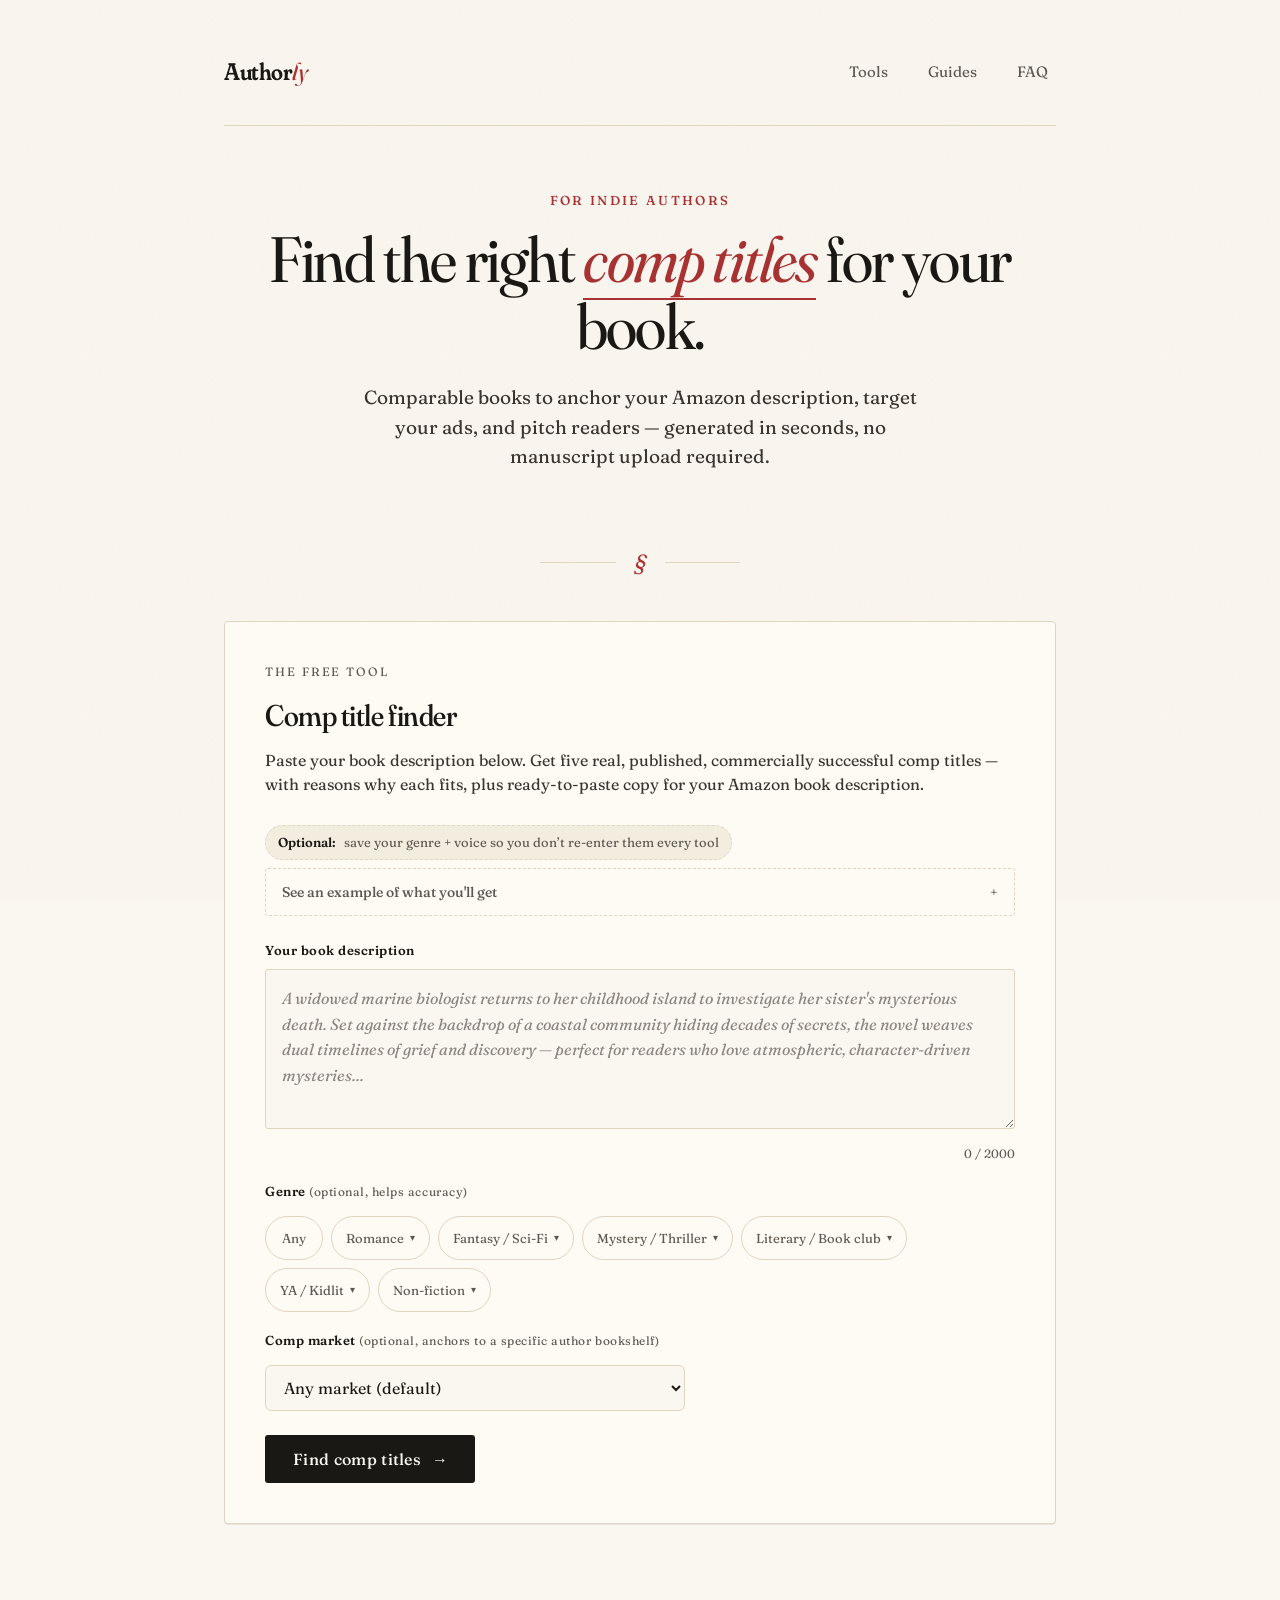
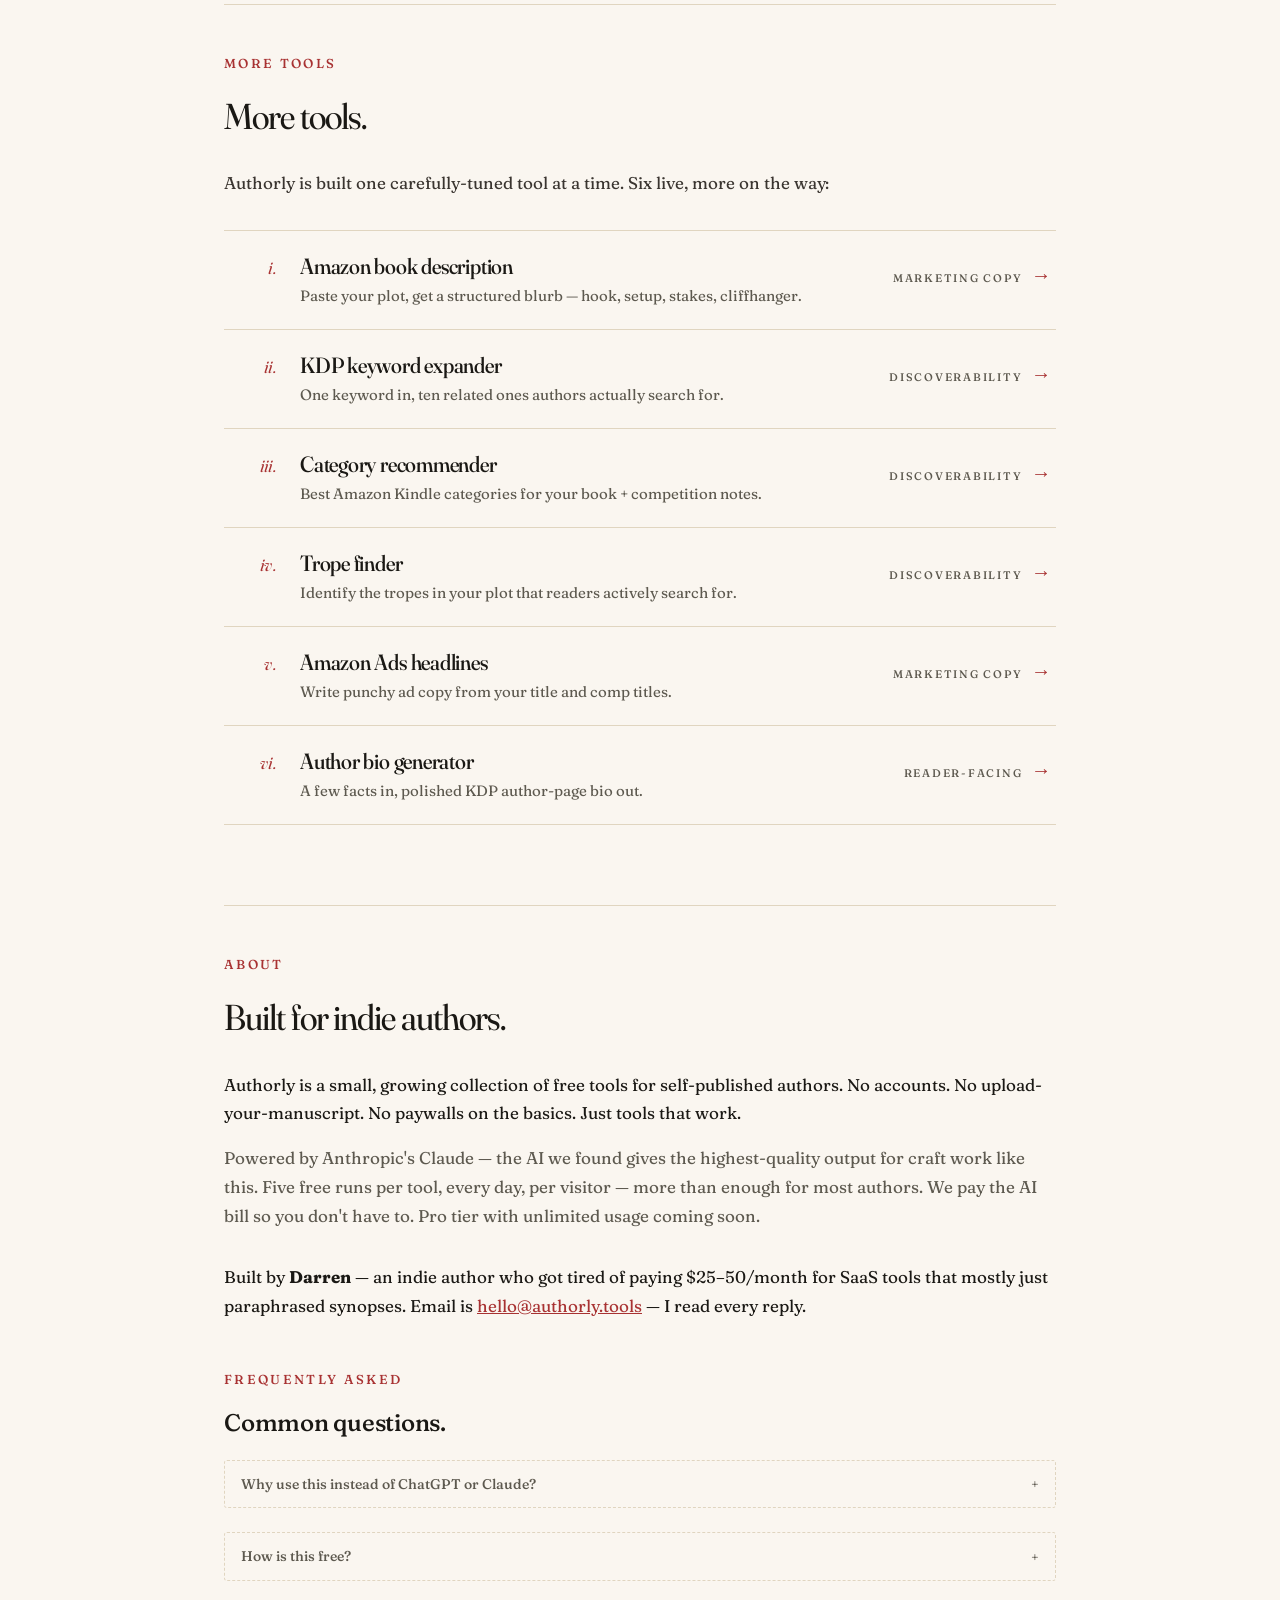
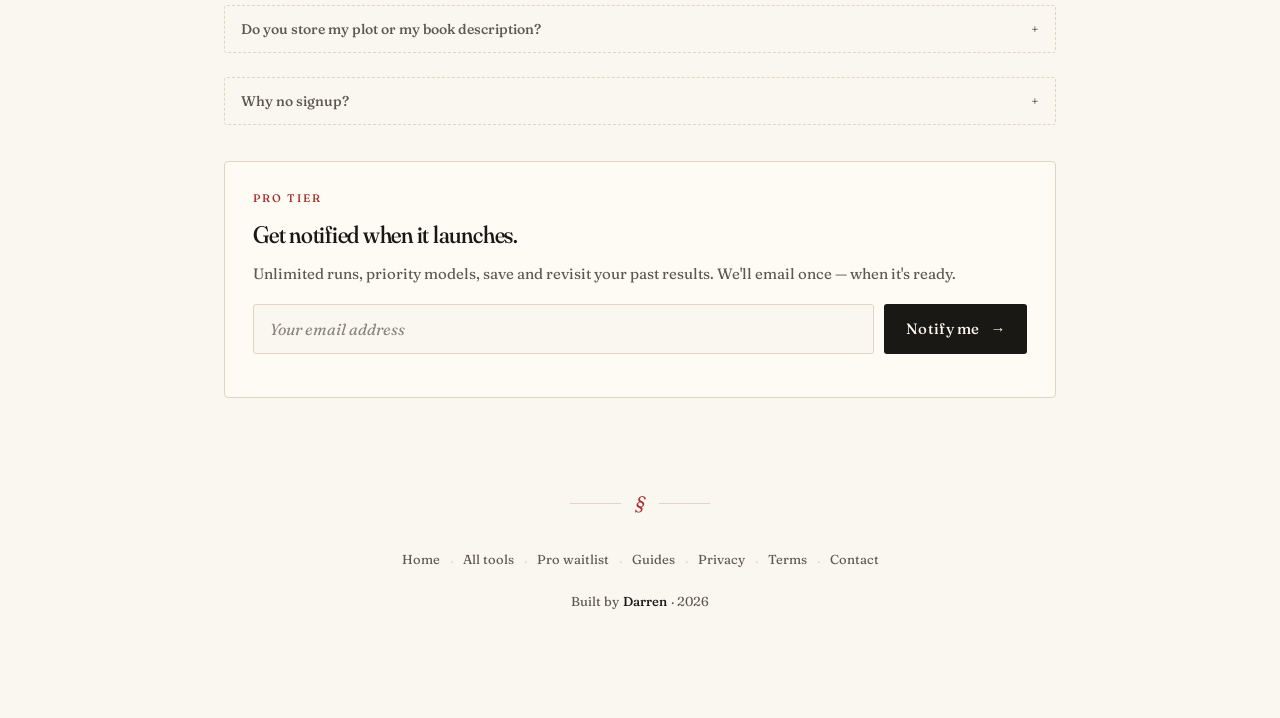
<file: index.html>
﻿<!DOCTYPE html>
<html lang="en">
<head>
<meta charset="UTF-8">
<meta name="viewport" content="width=device-width, initial-scale=1">
<title>Authorly &mdash; Free Tools for Indie Authors</title>
<meta name="description" content="Free tools for indie authors. Find real comparable books, write better blurbs, research KDP keywords. Built for self-publishers &mdash; no manuscript upload required.">
<meta name="theme-color" content="#faf6f0" media="(prefers-color-scheme: light)">
<meta name="theme-color" content="#1c1814" media="(prefers-color-scheme: dark)">
<link rel="canonical" href="https://authorly.tools/">
<link rel="icon" href="/favicon.svg" type="image/svg+xml">
<link rel="manifest" href="/manifest.webmanifest">
<link rel="apple-touch-icon" href="/apple-touch-icon.png">

<meta property="og:type" content="website">
<meta property="og:url" content="https://authorly.tools/">
<meta property="og:title" content="Authorly &mdash; Free Tools for Indie Authors">
<meta property="og:description" content="Free tools for indie authors. Find real comparable books, write better blurbs, research KDP keywords. No manuscript upload required.">
<meta property="og:image" content="https://authorly.tools/og.png">
<meta property="og:image:type" content="image/png">
<meta property="og:image:width" content="2400">
<meta property="og:image:height" content="1260">
<meta property="og:image:alt" content="Authorly &mdash; free tools for indie authors">
<meta property="og:locale" content="en_US">
<meta property="og:site_name" content="Authorly">

<meta name="twitter:card" content="summary_large_image">
<meta name="twitter:url" content="https://authorly.tools/">
<meta name="twitter:title" content="Authorly &mdash; Free Tools for Indie Authors">
<meta name="twitter:description" content="Find real comp titles for your book in seconds. Free, no signup, no manuscript upload.">
<meta name="twitter:image" content="https://authorly.tools/og.png">
<meta name="twitter:image:alt" content="Authorly &mdash; free tools for indie authors">

<script type="application/ld+json">
{"@context":"https://schema.org","@graph":[{"@type":"Organization","@id":"https://authorly.tools/#organization","name":"Authorly","url":"https://authorly.tools/","logo":"https://authorly.tools/og.png","sameAs":["https://authorly.tools/"]},{"@type":"WebSite","@id":"https://authorly.tools/#website","url":"https://authorly.tools/","name":"Authorly","description":"Free tools for indie authors. Find real comparable books, write better blurbs, research KDP keywords.","publisher":{"@id":"https://authorly.tools/#organization"},"inLanguage":"en-US","potentialAction":{"@type":"SearchAction","target":{"@type":"EntryPoint","urlTemplate":"https://authorly.tools/?q={search_term_string}"},"query-input":"required name=search_term_string"}},{"@type":"SoftwareApplication","@id":"https://authorly.tools/#app","name":"Authorly","url":"https://authorly.tools/","description":"Free toolkit for indie authors: comp titles, Amazon book descriptions, KDP keywords, categories, tropes, ad headlines, author bios.","applicationCategory":"BusinessApplication","operatingSystem":"Any","isAccessibleForFree":true,"offers":{"@type":"Offer","price":"0","priceCurrency":"USD"},"softwareVersion":"0.1.0","browserRequirements":"Requires JavaScript","publisher":{"@id":"https://authorly.tools/#organization"}},{"@type":"FAQPage","@id":"https://authorly.tools/#faq","mainEntity":[{"@type":"Question","name":"Why use this instead of ChatGPT or Claude?","acceptedAnswer":{"@type":"Answer","text":"ChatGPT and Claude can do the same work — if you write the right prompt every time and check the character counts yourself. Authorly has the prompts tuned and the constraints baked in: KDP keyword phrases char-counted to 50 chars, blurbs structured into hook / setup / stakes / cliffhanger and sized to 130–180 words for Amazon, ad headlines split between Sponsored Products' 150-char and Sponsored Brands' 80-char limits, comp titles cited with reasons each fits. One click, formatted output, Copy buttons everywhere."}},{"@type":"Question","name":"How is this free?","acceptedAnswer":{"@type":"Answer","text":"I pay the AI bill. Each generation costs me about two cents. Five free runs per tool per day per visitor — more than most authors need for a single book launch — keeps it sustainable. The Pro tier ($9/month, unlimited, with batch processing for series authors) is coming soon for people who run dozens of comp lookups per release."}},{"@type":"Question","name":"Do you store my plot or my book description?","acceptedAnswer":{"@type":"Answer","text":"No. Inputs are sent to the AI, the response is returned to your browser, and nothing is saved server-side except an anonymized rate-limit counter that's auto-deleted after 48 hours. Full details on the Privacy page."}},{"@type":"Question","name":"Why no signup?","acceptedAnswer":{"@type":"Answer","text":"Because the moment a tool asks for an email, it stops being a tool and starts being a marketing funnel. Authorly works the way Google works: open the page, get the answer, leave. If you want updates on the Pro tier, the waitlist on the homepage is opt-in."}}]}]}
</script>

<script src="/feedback.js?v=4" defer></script>
<script src="/tool.js?v=4" defer></script>
<script src="/src/lib/author-profile.js" defer></script>
<script src="/src/lib/author-profile-ui.js" defer></script>
<script src="/page/index.js" defer></script>
<link rel="preload" as="font" type="font/woff2" href="/assets/fonts/Fraunces-normal-300_900-latin.woff2" crossorigin>
<link rel="stylesheet" href="/tool.css?v=4">
</head>
<body class="page-home">
<a class="skip-link" href="#tool">Skip to the tool</a>
<div class="container">

<header class="site-header">
  <a href="/" class="logo">Author<em>ly</em></a>
  <nav class="nav">
    <a href="#more">Tools</a>
    <a href="/guides">Guides</a>
    <a href="#faq">FAQ</a>
  </nav>
</header>

<section class="hero">
  <div class="eyebrow">For indie authors</div>
  <h1>Find the right <em>comp&nbsp;titles</em> for your book.</h1>
  <p class="hero-sub">Comparable books to anchor your Amazon description, target your ads, and pitch readers &mdash; generated in seconds, no manuscript upload required.</p>
</section>

<div class="ornament"><span>&sect;</span></div>

<main>

<section class="tool-card" id="tool" tabindex="-1">
  <div class="tool-label">The free tool</div>
  <h2 class="tool-title">Comp title finder</h2>
  <p class="tool-desc">Paste your book description below. Get five real, published, commercially successful comp titles &mdash; with reasons why each fits, plus ready-to-paste copy for your Amazon book description.</p>

  <div id="author-profile-strip"></div>

  <details class="sample">
    <summary>See an example of what you'll get</summary>
    <div class="sample-body">
      <h2>5 comp titles</h2>
      <ol>
        <li><strong>The Searcher</strong> by Tana French (2020) &mdash; Why: rural setting, slow-burn investigation, female outsider protagonist</li>
        <li><strong>The Lost Apothecary</strong> by Sarah Penner (2021) &mdash; Why: dual timelines, female-driven mystery, atmospheric prose</li>
        <li><strong>Things We Lost to the Water</strong> by Eric Nguyen (2021) &mdash; Why: literary mystery, family secrets, coastal community</li>
        <li><strong>The Push</strong> by Ashley Audrain (2021) &mdash; Why: psychological tension, motherhood themes, unreliable narrator</li>
        <li><strong>The Family Upstairs</strong> by Lisa Jewell (2019) &mdash; Why: dark family secrets, dual timelines, atmospheric tension</li>
      </ol>
      <h2>Use these in</h2>
      <ul>
        <li>Amazon book description: "for readers who loved The Searcher and The Lost Apothecary"</li>
        <li>Amazon Ads: paste author names into the Authors targeting field</li>
        <li>Query letters and back-cover copy</li>
      </ul>
      <p class="sample-meta">Generated from a 2-paragraph synopsis of an atmospheric coastal mystery. Always verify titles on Amazon before publishing.</p>
    </div>
  </details>

  <label class="input-label" for="book-desc">Your book description</label>
  <textarea id="book-desc" placeholder="A widowed marine biologist returns to her childhood island to investigate her sister's mysterious death. Set against the backdrop of a coastal community hiding decades of secrets, the novel weaves dual timelines of grief and discovery &mdash; perfect for readers who love atmospheric, character-driven mysteries..." maxlength="2000" autocomplete="off" spellcheck="true" aria-describedby="cc"></textarea>
  <div class="char-count"><span id="cc">0</span> / 2000</div>

  <div class="input-label" id="genre-label">Genre <span class="opt">(optional, helps accuracy)</span></div>
  <div class="genre-row" id="genre-row" role="group" aria-labelledby="genre-label">
    <button type="button" class="genre-chip" data-g="" aria-pressed="true">Any</button>
    <details class="genre-cluster"><summary>Romance <span class="caret" aria-hidden="true">&#9662;</span></summary>
      <div class="genre-sub-row">
        <button type="button" class="genre-chip" data-g="romance_contemporary" aria-pressed="false">Contemporary</button>
        <button type="button" class="genre-chip" data-g="romance_historical" aria-pressed="false">Historical / Regency</button>
        <button type="button" class="genre-chip" data-g="romance_paranormal" aria-pressed="false">Paranormal / Shifter</button>
        <button type="button" class="genre-chip" data-g="romance_romantasy" aria-pressed="false">Romantasy</button>
        <button type="button" class="genre-chip" data-g="romance_dark" aria-pressed="false">Dark / Mafia</button>
        <button type="button" class="genre-chip" data-g="romance_smalltown" aria-pressed="false">Small-town / Cowboy</button>
        <button type="button" class="genre-chip" data-g="romance_suspense" aria-pressed="false">Romantic Suspense</button>
        <button type="button" class="genre-chip" data-g="romance_clean" aria-pressed="false">Christian / Clean</button>
      </div>
    </details>
    <details class="genre-cluster"><summary>Fantasy / Sci-Fi <span class="caret" aria-hidden="true">&#9662;</span></summary>
      <div class="genre-sub-row">
        <button type="button" class="genre-chip" data-g="fantasy_urban" aria-pressed="false">Urban Fantasy</button>
        <button type="button" class="genre-chip" data-g="fantasy_litrpg" aria-pressed="false">LitRPG / GameLit</button>
        <button type="button" class="genre-chip" data-g="fantasy_romantasy" aria-pressed="false">Romantasy</button>
        <button type="button" class="genre-chip" data-g="fantasy_epic" aria-pressed="false">Epic / High Fantasy</button>
        <button type="button" class="genre-chip" data-g="scifi_hard" aria-pressed="false">Hard Sci-Fi</button>
        <button type="button" class="genre-chip" data-g="scifi_military" aria-pressed="false">Military Sci-Fi</button>
        <button type="button" class="genre-chip" data-g="scifi_dystopian_ya" aria-pressed="false">Dystopian / YA-adjacent</button>
      </div>
    </details>
    <details class="genre-cluster"><summary>Mystery / Thriller <span class="caret" aria-hidden="true">&#9662;</span></summary>
      <div class="genre-sub-row">
        <button type="button" class="genre-chip" data-g="mystery_cozy" aria-pressed="false">Cozy</button>
        <button type="button" class="genre-chip" data-g="mystery_hardboiled" aria-pressed="false">Hardboiled / Crime</button>
        <button type="button" class="genre-chip" data-g="thriller_psychological" aria-pressed="false">Psychological</button>
        <button type="button" class="genre-chip" data-g="thriller_military" aria-pressed="false">Military Thriller</button>
        <button type="button" class="genre-chip" data-g="thriller_legal" aria-pressed="false">Legal / Procedural</button>
      </div>
    </details>
    <details class="genre-cluster"><summary>Literary / Book club <span class="caret" aria-hidden="true">&#9662;</span></summary>
      <div class="genre-sub-row">
        <button type="button" class="genre-chip" data-g="literary" aria-pressed="false">Literary</button>
        <button type="button" class="genre-chip" data-g="literary_womens" aria-pressed="false">Women's Fiction</button>
      </div>
    </details>
    <details class="genre-cluster"><summary>YA / Kidlit <span class="caret" aria-hidden="true">&#9662;</span></summary>
      <div class="genre-sub-row">
        <button type="button" class="genre-chip" data-g="ya_contemporary" aria-pressed="false">YA Contemporary</button>
        <button type="button" class="genre-chip" data-g="ya_fantasy" aria-pressed="false">YA Fantasy</button>
        <button type="button" class="genre-chip" data-g="ya_dystopian" aria-pressed="false">YA Dystopian</button>
        <button type="button" class="genre-chip" data-g="middle_grade" aria-pressed="false">Middle Grade</button>
        <button type="button" class="genre-chip" data-g="picture_book" aria-pressed="false">Picture Book</button>
      </div>
    </details>
    <details class="genre-cluster"><summary>Non-fiction <span class="caret" aria-hidden="true">&#9662;</span></summary>
      <div class="genre-sub-row">
        <button type="button" class="genre-chip" data-g="nonfiction_memoir" aria-pressed="false">Memoir</button>
        <button type="button" class="genre-chip" data-g="nonfiction_business" aria-pressed="false">Business / How-to</button>
        <button type="button" class="genre-chip" data-g="nonfiction_selfhelp" aria-pressed="false">Self-help / Productivity</button>
        <button type="button" class="genre-chip" data-g="nonfiction_cookbook" aria-pressed="false">Cookbook / Hobby</button>
      </div>
    </details>
  </div>

  <div class="input-label" id="cultural-anchor-label">Comp market <span class="opt">(optional, anchors to a specific author bookshelf)</span></div>
  <select id="cultural_anchor" name="cultural_anchor" class="cultural-anchor-select" aria-labelledby="cultural-anchor-label">
    <option value="">Any market (default)</option>
    <option value="black_american">Black American authors</option>
    <option value="south_asian">South Asian / diaspora authors</option>
    <option value="latam">Latin American / diaspora authors</option>
    <option value="afrofuturist">Afrofuturist / African diaspora</option>
    <option value="east_asian">East Asian / diaspora authors</option>
    <option value="indigenous">Indigenous authors</option>
  </select>

  <button class="btn" id="generate">Find comp titles <span class="btn-arrow">&rarr;</span></button>

  <div class="output" id="output" aria-live="polite" aria-busy="false">
    <h3 class="output-title">Your comp titles</h3>
    <div class="output-body" id="output-body"></div>
  </div>
</section>

<section class="section" id="more">
  <div class="eyebrow">More tools</div>
  <h2 class="section-title">More tools.</h2>
  <p class="section-lede">Authorly is built one carefully-tuned tool at a time. Six live, more on the way:</p>

  <div class="tool-list" role="list">
    <a class="tool-list-item" role="listitem" href="/blurb">
      <div class="tool-list-body"><h3 class="tool-list-title">Amazon book description</h3><p class="tool-list-desc">Paste your plot, get a structured blurb &mdash; hook, setup, stakes, cliffhanger.</p></div>
      <span class="tool-list-tag">Marketing copy <span class="tool-list-arrow" aria-hidden="true">&rarr;</span></span>
    </a>
    <a class="tool-list-item" role="listitem" href="/keywords">
      <div class="tool-list-body"><h3 class="tool-list-title">KDP keyword expander</h3><p class="tool-list-desc">One keyword in, ten related ones authors actually search for.</p></div>
      <span class="tool-list-tag">Discoverability <span class="tool-list-arrow" aria-hidden="true">&rarr;</span></span>
    </a>
    <a class="tool-list-item" role="listitem" href="/categories">
      <div class="tool-list-body"><h3 class="tool-list-title">Category recommender</h3><p class="tool-list-desc">Best Amazon Kindle categories for your book + competition notes.</p></div>
      <span class="tool-list-tag">Discoverability <span class="tool-list-arrow" aria-hidden="true">&rarr;</span></span>
    </a>
    <a class="tool-list-item" role="listitem" href="/tropes">
      <div class="tool-list-body"><h3 class="tool-list-title">Trope finder</h3><p class="tool-list-desc">Identify the tropes in your plot that readers actively search for.</p></div>
      <span class="tool-list-tag">Discoverability <span class="tool-list-arrow" aria-hidden="true">&rarr;</span></span>
    </a>
    <a class="tool-list-item" role="listitem" href="/ads">
      <div class="tool-list-body"><h3 class="tool-list-title">Amazon Ads headlines</h3><p class="tool-list-desc">Write punchy ad copy from your title and comp titles.</p></div>
      <span class="tool-list-tag">Marketing copy <span class="tool-list-arrow" aria-hidden="true">&rarr;</span></span>
    </a>
    <a class="tool-list-item" role="listitem" href="/bio">
      <div class="tool-list-body"><h3 class="tool-list-title">Author bio generator</h3><p class="tool-list-desc">A few facts in, polished KDP author-page bio out.</p></div>
      <span class="tool-list-tag">Reader-facing <span class="tool-list-arrow" aria-hidden="true">&rarr;</span></span>
    </a>
  </div>
</section>

<section class="section" id="about">
  <div class="eyebrow">About</div>
  <h2 class="section-title">Built for indie authors.</h2>
  <p class="about-lede">Authorly is a small, growing collection of free tools for self-published authors. No accounts. No upload-your-manuscript. No paywalls on the basics. Just tools that work.</p>
  <p class="about-lede muted">Powered by Anthropic's Claude &mdash; the AI we found gives the highest-quality output for craft work like this. Five free runs per tool, every day, per visitor &mdash; more than enough for most authors. We pay the AI bill so you don't have to. Pro tier with unlimited usage coming soon.</p>
  <p class="about-maker">Built by <strong>Darren</strong> &mdash; an indie author who got tired of paying $25&ndash;50/month for SaaS tools that mostly just paraphrased synopses. Email is <a class="contact contact-link" data-u="hello" data-d="authorly.tools"></a> &mdash; I read every reply.</p>

  <div id="faq" class="faq-block">
    <div class="eyebrow">Frequently asked</div>
    <h3>Common questions.</h3>

    <details class="sample">
      <summary>Why use this instead of ChatGPT or Claude?</summary>
      <div class="sample-body">
        <p>ChatGPT and Claude can do the same work &mdash; if you write the right prompt, every time, and check the character counts yourself. Authorly has the prompts tuned and the constraints baked in: KDP keyword phrases char-counted to 50 chars, blurbs structured into hook / setup / stakes / cliffhanger and sized to 130&ndash;180 words for Amazon, ad headlines split between Sponsored Products' 150-char and Sponsored Brands' 80-char limits, comp titles cited with reasons each fits.</p>
        <p>One click, formatted output, Copy buttons everywhere. I built it because I was tired of re-typing the same setup prompts every book launch.</p>
      </div>
    </details>

    <details class="sample">
      <summary>How is this free?</summary>
      <div class="sample-body">
        <p>I pay the AI bill. Each generation costs me about two cents. Five free runs per tool per day per visitor &mdash; more than most authors need for a single book launch &mdash; keeps it sustainable. The Pro tier ($9/month, unlimited, with batch processing for series authors) is coming soon for people who run dozens of comp lookups per release.</p>
      </div>
    </details>

    <details class="sample">
      <summary>Do you store my plot or my book description?</summary>
      <div class="sample-body">
        <p>No. Inputs are sent to the AI, the response is returned to your browser, and nothing is saved server-side except an anonymized rate-limit counter that's auto-deleted after 48 hours. Full details on the <a href="/privacy" class="faq-link">Privacy</a> page.</p>
      </div>
    </details>

    <details class="sample">
      <summary>Why no signup?</summary>
      <div class="sample-body">
        <p>Because the moment a tool asks for an email, it stops being a tool and starts being a marketing funnel. Authorly works the way Google works: open the page, get the answer, leave. (If you want updates on the Pro tier, the waitlist below is opt-in.)</p>
      </div>
    </details>
  </div>

  <div class="waitlist" id="waitlist">
    <div class="waitlist-eyebrow">Pro tier</div>
    <h3 class="waitlist-title">Get notified when it launches.</h3>
    <p class="waitlist-sub">Unlimited runs, priority models, save and revisit your past results. We'll email once &mdash; when it's ready.</p>
    <form class="waitlist-form" id="waitlist-form" novalidate>
      <label for="waitlist-email" class="visually-hidden">Email address</label>
      <input type="email" id="waitlist-email" name="email" placeholder="Your email address" autocomplete="email" required aria-required="true">
      <button type="submit" class="btn waitlist-btn" id="waitlist-submit">Notify me <span class="btn-arrow">&rarr;</span></button>
    </form>
    <div class="waitlist-status" id="waitlist-status" aria-live="polite"></div>
  </div>
</section>

</main>

<footer class="site-footer">
  <div class="site-footer-mark" aria-hidden="true"><span>&sect;</span></div>
  <nav class="site-footer-links" aria-label="Site">
    <a href="/">Home</a>
    <span class="site-footer-sep" aria-hidden="true">&middot;</span>
    <a href="#more">All tools</a>
    <span class="site-footer-sep" aria-hidden="true">&middot;</span>
    <a href="#waitlist">Pro waitlist</a>
    <span class="site-footer-sep" aria-hidden="true">&middot;</span>
    <a href="/guides">Guides</a>
    <span class="site-footer-sep" aria-hidden="true">&middot;</span>
    <a href="/privacy">Privacy</a>
    <span class="site-footer-sep" aria-hidden="true">&middot;</span>
    <a href="/terms">Terms</a>
    <span class="site-footer-sep" aria-hidden="true">&middot;</span>
    <a class="contact" data-u="hello" data-d="authorly.tools">Contact</a>
  </nav>
  <p class="site-footer-byline">Built by <strong>Darren</strong> &middot; 2026</p>
</footer>

</div>

<!-- Cloudflare Web Analytics --><script defer src="https://static.cloudflareinsights.com/beacon.min.js" data-cf-beacon='{"token": "912107db2a1e418b847fd8e8260366d6"}'></script><!-- End Cloudflare Web Analytics -->
</body>
</html>
</file>
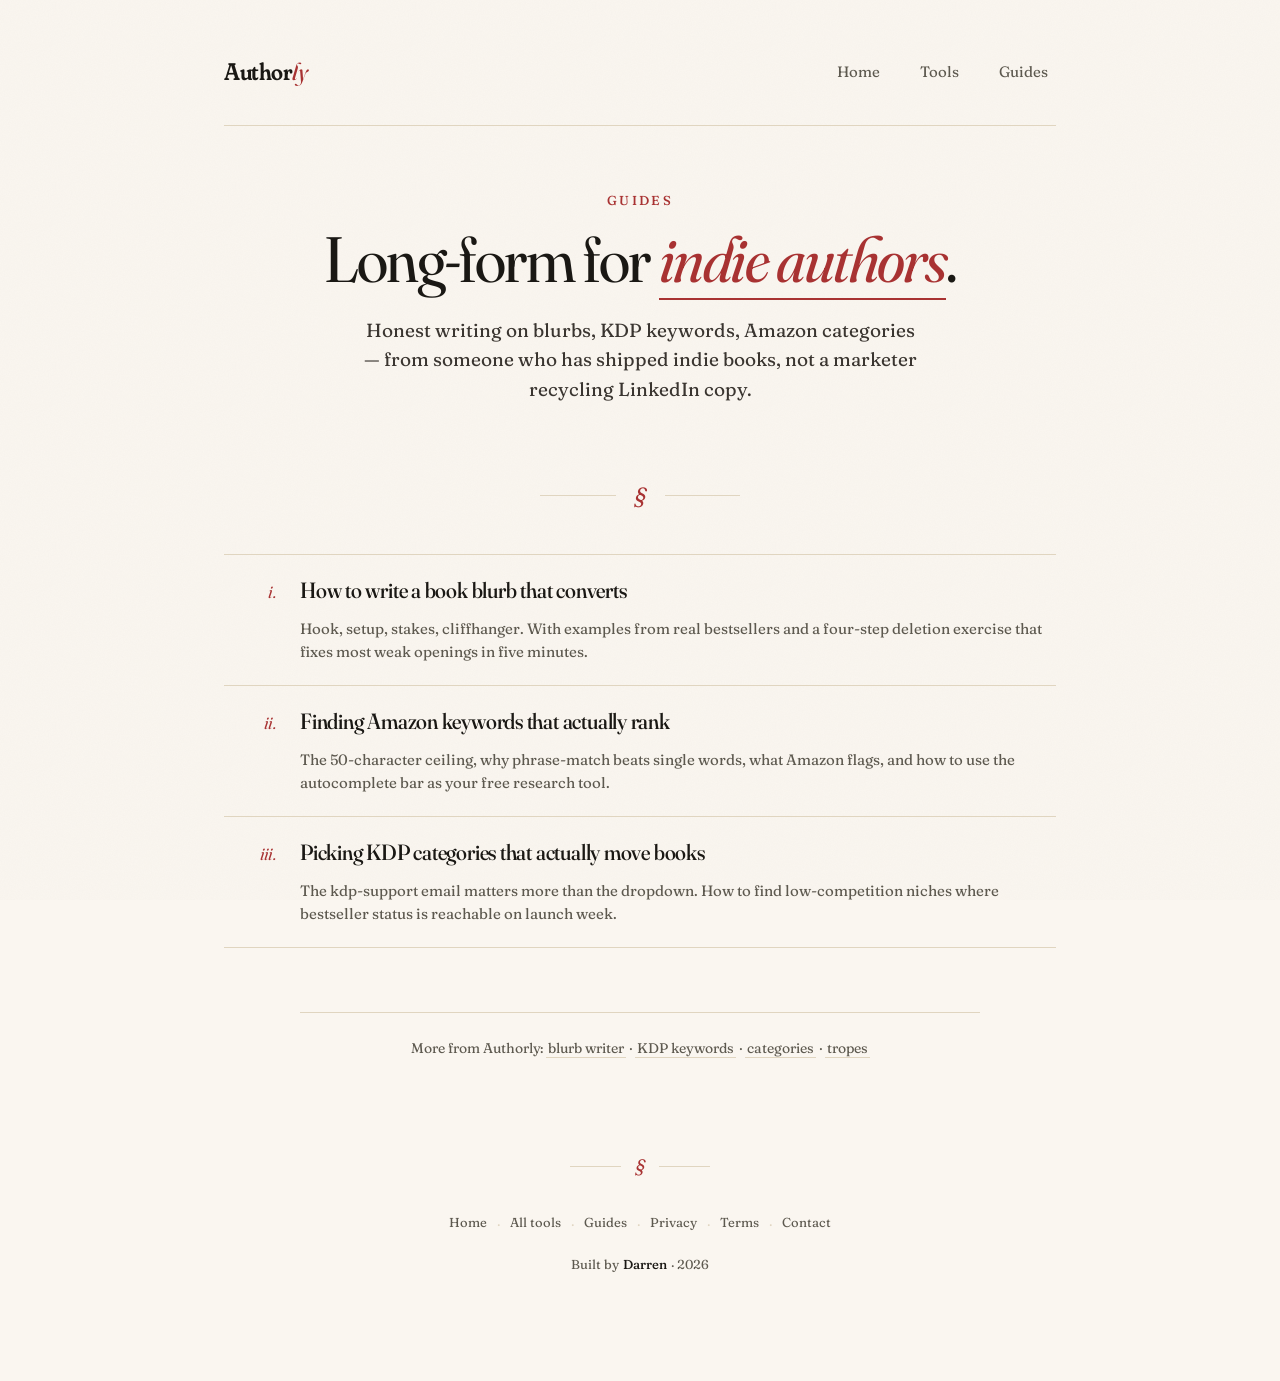
<file: guides/index.html>
﻿<!DOCTYPE html>
<html lang="en">
<head>
<meta charset="UTF-8">
<meta name="viewport" content="width=device-width, initial-scale=1">
<title>Guides for indie authors &mdash; Authorly</title>
<meta name="description" content="Long-form guides for indie authors. Honest, no-jargon writing on book blurbs, KDP keywords, Amazon categories &mdash; written by an author, not a marketer.">
<meta name="theme-color" content="#faf6f0" media="(prefers-color-scheme: light)">
<meta name="theme-color" content="#1c1814" media="(prefers-color-scheme: dark)">
<link rel="canonical" href="https://authorly.tools/guides">
<link rel="icon" href="/favicon.svg" type="image/svg+xml">
<link rel="manifest" href="/manifest.webmanifest">
<link rel="apple-touch-icon" href="/apple-touch-icon.png">

<meta property="og:type" content="website">
<meta property="og:url" content="https://authorly.tools/guides">
<meta property="og:title" content="Guides for indie authors &mdash; Authorly">
<meta property="og:description" content="Long-form guides for indie authors. Honest, no-jargon writing on blurbs, KDP keywords, categories &mdash; written by an author, not a marketer.">
<meta property="og:image" content="https://authorly.tools/og.png">
<meta property="og:image:type" content="image/png">
<meta property="og:image:width" content="2400">
<meta property="og:image:height" content="1260">
<meta property="og:image:alt" content="Authorly &mdash; free tools for indie authors">
<meta property="og:locale" content="en_US">
<meta property="og:site_name" content="Authorly">

<meta name="twitter:card" content="summary_large_image">
<meta name="twitter:url" content="https://authorly.tools/guides">
<meta name="twitter:title" content="Guides for indie authors &mdash; Authorly">
<meta name="twitter:description" content="Long-form guides on blurbs, KDP keywords, and categories &mdash; written by an author, not a marketer.">
<meta name="twitter:image" content="https://authorly.tools/og.png">
<meta name="twitter:image:alt" content="Authorly &mdash; free tools for indie authors">

<script type="application/ld+json">
{"@context":"https://schema.org","@graph":[{"@type":"CollectionPage","@id":"https://authorly.tools/guides","url":"https://authorly.tools/guides","name":"Guides for indie authors","description":"Long-form guides on blurbs, KDP keywords, and Amazon categories &mdash; written by an author, not a marketer.","inLanguage":"en-US","publisher":{"@type":"Organization","name":"Authorly","url":"https://authorly.tools/"},"hasPart":[{"@type":"Article","headline":"How to write a book blurb that converts","url":"https://authorly.tools/guides/how-to-write-a-book-blurb","datePublished":"2026-05-08"},{"@type":"Article","headline":"Finding Amazon keywords that actually rank","url":"https://authorly.tools/guides/finding-amazon-keywords-that-rank","datePublished":"2026-05-08"},{"@type":"Article","headline":"Picking KDP categories that actually move books","url":"https://authorly.tools/guides/picking-kdp-categories","datePublished":"2026-05-08"}]},{"@type":"BreadcrumbList","itemListElement":[{"@type":"ListItem","position":1,"name":"Home","item":"https://authorly.tools/"},{"@type":"ListItem","position":2,"name":"Guides","item":"https://authorly.tools/guides"}]}]}
</script>

<script src="/feedback.js?v=4" defer></script>
<script src="/tool.js?v=4" defer></script>
<link rel="preload" as="font" type="font/woff2" href="/assets/fonts/Fraunces-normal-300_900-latin.woff2" crossorigin>
<link rel="stylesheet" href="/tool.css?v=4">
</head>
<body class="page-guides-index">
<a class="skip-link" href="#content">Skip to the guides</a>
<div class="container">

<header class="site-header">
  <a href="/" class="logo">Author<em>ly</em></a>
  <nav class="nav">
    <a href="/">Home</a>
    <a href="/#more">Tools</a>
    <a href="/guides">Guides</a>
  </nav>
</header>

<section class="hero">
  <div class="eyebrow">Guides</div>
  <h1>Long-form for <em>indie&nbsp;authors</em>.</h1>
  <p class="hero-sub">Honest writing on blurbs, KDP keywords, Amazon categories &mdash; from someone who has shipped indie books, not a marketer recycling LinkedIn copy.</p>
</section>

<div class="ornament"><span>&sect;</span></div>

<main id="content" tabindex="-1">

<section class="section section--no-top-rule">
  <div class="guides-list" role="list">
    <a class="guides-list-item" role="listitem" href="/guides/how-to-write-a-book-blurb">
      <h2 class="guides-list-title">How to write a book blurb that converts</h2>
      <p class="guides-list-desc">Hook, setup, stakes, cliffhanger. With examples from real bestsellers and a four-step deletion exercise that fixes most weak openings in five minutes.</p>
    </a>
    <a class="guides-list-item" role="listitem" href="/guides/finding-amazon-keywords-that-rank">
      <h2 class="guides-list-title">Finding Amazon keywords that actually rank</h2>
      <p class="guides-list-desc">The 50-character ceiling, why phrase-match beats single words, what Amazon flags, and how to use the autocomplete bar as your free research tool.</p>
    </a>
    <a class="guides-list-item" role="listitem" href="/guides/picking-kdp-categories">
      <h2 class="guides-list-title">Picking KDP categories that actually move books</h2>
      <p class="guides-list-desc">The kdp-support email matters more than the dropdown. How to find low-competition niches where bestseller status is reachable on launch week.</p>
    </a>
  </div>
</section>

</main>

<aside class="also-useful also-useful--narrow">More from Authorly: <a href="/blurb">blurb writer</a> &middot; <a href="/keywords">KDP keywords</a> &middot; <a href="/categories">categories</a> &middot; <a href="/tropes">tropes</a></aside>

<footer class="site-footer">
  <div class="site-footer-mark" aria-hidden="true"><span>&sect;</span></div>
  <nav class="site-footer-links" aria-label="Site">
    <a href="/">Home</a>
    <span class="site-footer-sep" aria-hidden="true">&middot;</span>
    <a href="/#more">All tools</a>
    <span class="site-footer-sep" aria-hidden="true">&middot;</span>
    <a href="/guides">Guides</a>
    <span class="site-footer-sep" aria-hidden="true">&middot;</span>
    <a href="/privacy">Privacy</a>
    <span class="site-footer-sep" aria-hidden="true">&middot;</span>
    <a href="/terms">Terms</a>
    <span class="site-footer-sep" aria-hidden="true">&middot;</span>
    <a class="contact" data-u="hello" data-d="authorly.tools">Contact</a>
  </nav>
  <p class="site-footer-byline">Built by <strong>Darren</strong> &middot; 2026</p>
</footer>

</div>

<!-- Cloudflare Web Analytics --><script defer src="https://static.cloudflareinsights.com/beacon.min.js" data-cf-beacon='{"token": "912107db2a1e418b847fd8e8260366d6"}'></script><!-- End Cloudflare Web Analytics -->
</body>
</html>
</file>
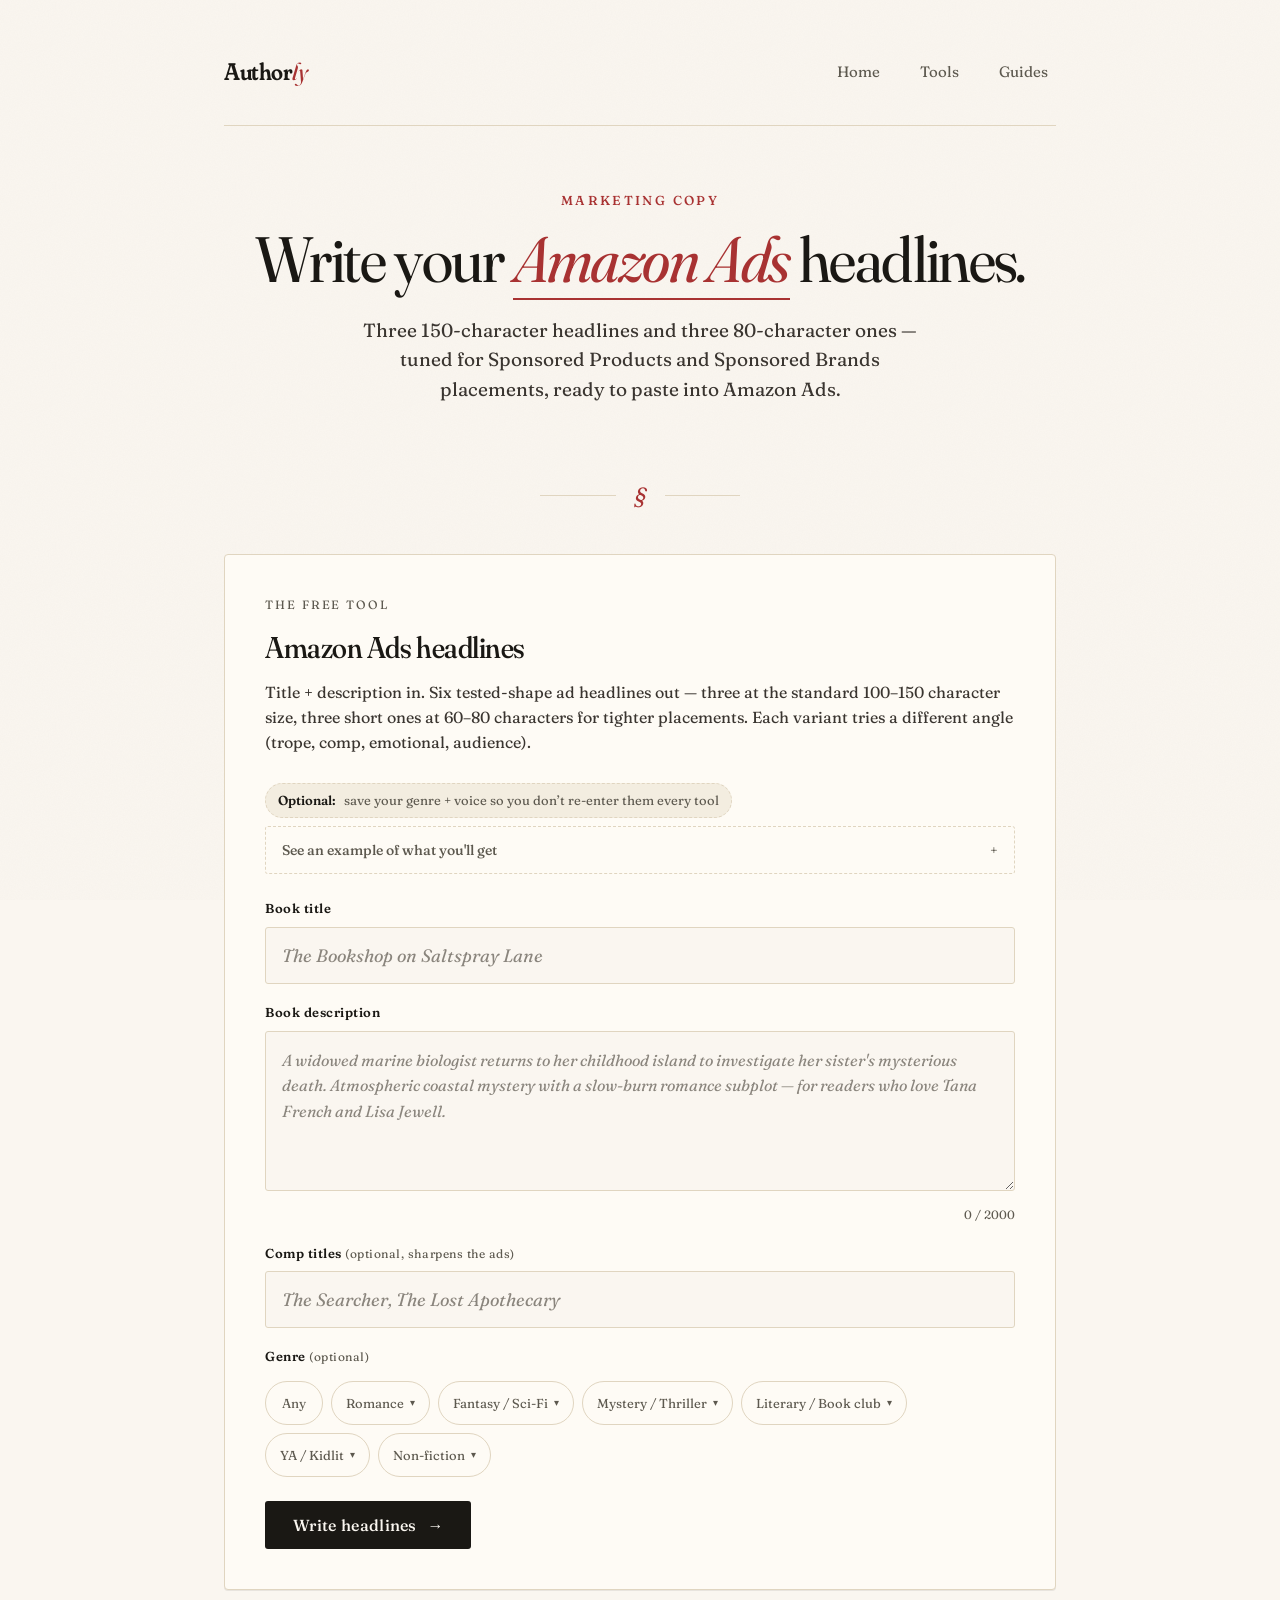
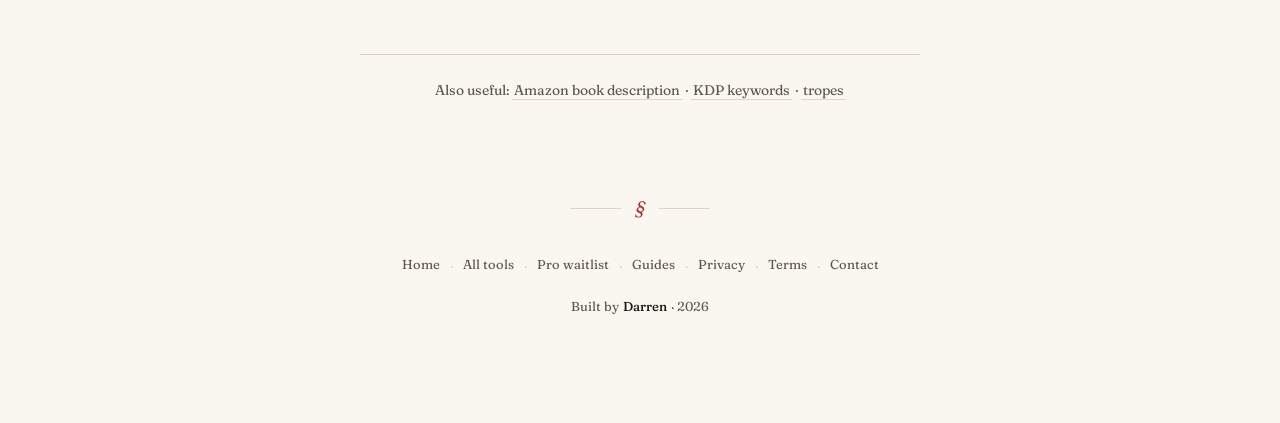
<file: ads.html>
﻿<!DOCTYPE html>
<html lang="en">
<head>
<meta charset="UTF-8">
<meta name="viewport" content="width=device-width, initial-scale=1">
<title>Amazon Ads headlines &mdash; Authorly</title>
<meta name="description" content="Free Amazon Ads headline generator for indie authors. Three 150-char and three 80-char headlines tuned for Sponsored Products and Sponsored Brands.">
<meta name="theme-color" content="#faf6f0" media="(prefers-color-scheme: light)">
<meta name="theme-color" content="#1c1814" media="(prefers-color-scheme: dark)">
<link rel="canonical" href="https://authorly.tools/ads">
<link rel="icon" href="/favicon.svg" type="image/svg+xml">
<link rel="manifest" href="/manifest.webmanifest">
<link rel="apple-touch-icon" href="/apple-touch-icon.png">

<meta property="og:type" content="website">
<meta property="og:url" content="https://authorly.tools/ads">
<meta property="og:title" content="Amazon Ads headlines &mdash; Authorly">
<meta property="og:description" content="Three 150-char and three 80-char headlines tuned for Sponsored Products and Sponsored Brands.">
<meta property="og:image" content="https://authorly.tools/og.png">
<meta property="og:image:type" content="image/png">
<meta property="og:image:width" content="2400">
<meta property="og:image:height" content="1260">
<meta property="og:image:alt" content="Authorly &mdash; free tools for indie authors">
<meta property="og:locale" content="en_US">
<meta property="og:site_name" content="Authorly">

<meta name="twitter:card" content="summary_large_image">
<meta name="twitter:url" content="https://authorly.tools/ads">
<meta name="twitter:title" content="Amazon Ads headlines &mdash; Authorly">
<meta name="twitter:description" content="Headlines sized to Amazon Ads' 150-char limit, with shorter alternates.">
<meta name="twitter:image" content="https://authorly.tools/og.png">
<meta name="twitter:image:alt" content="Authorly — free tools for indie authors">

<script type="application/ld+json">
{"@context":"https://schema.org","@graph":[{"@type":"WebApplication","name":"Amazon Ads headlines","url":"https://authorly.tools/ads","description":"Three 150-char and three 80-char headlines tuned for Sponsored Products and Sponsored Brands.","applicationCategory":"BusinessApplication","operatingSystem":"Any","isAccessibleForFree":true,"offers":{"@type":"Offer","price":"0","priceCurrency":"USD"},"softwareVersion":"0.1.0","browserRequirements":"Requires JavaScript","dateModified":"2026-05-08","publisher":{"@type":"Organization","name":"Authorly","url":"https://authorly.tools/"}},{"@type":"BreadcrumbList","itemListElement":[{"@type":"ListItem","position":1,"name":"Home","item":"https://authorly.tools/"},{"@type":"ListItem","position":2,"name":"Amazon Ads headlines","item":"https://authorly.tools/ads"}]}]}
</script>
<script src="/feedback.js?v=4" defer></script>
<script src="/tool.js?v=4" defer></script>
<script src="/src/lib/author-profile.js" defer></script>
<script src="/src/lib/author-profile-ui.js" defer></script>
<script src="/page/ads.js" defer></script>
<link rel="preload" as="font" type="font/woff2" href="/assets/fonts/Fraunces-normal-300_900-latin.woff2" crossorigin>
<link rel="stylesheet" href="/tool.css?v=4">
</head>
<body>
<a class="skip-link" href="#tool">Skip to the tool</a>
<div class="container">

<header class="site-header">
  <a href="/" class="logo">Author<em>ly</em></a>
  <nav class="nav">
    <a href="/">Home</a>
    <a href="/#more">Tools</a>
    <a href="/guides">Guides</a>
  </nav>
</header>

<section class="hero">
  <div class="eyebrow">Marketing copy</div>
  <h1>Write your <em>Amazon Ads</em> headlines.</h1>
  <p class="hero-sub">Three 150-character headlines and three 80-character ones &mdash; tuned for Sponsored Products and Sponsored Brands placements, ready to paste into Amazon Ads.</p>
</section>

<div class="ornament"><span>&sect;</span></div>

<main>

<section class="tool-card" id="tool" tabindex="-1">
  <div class="tool-label">The free tool</div>
  <h2 class="tool-title">Amazon Ads headlines</h2>
  <p class="tool-desc">Title + description in. Six tested-shape ad headlines out &mdash; three at the standard 100&ndash;150 character size, three short ones at 60&ndash;80 characters for tighter placements. Each variant tries a different angle (trope, comp, emotional, audience).</p>

  <div id="author-profile-strip"></div>

  <details class="sample">
    <summary>See an example of what you'll get</summary>
    <div class="sample-body">
      <h2>Standard headlines (100&ndash;150 chars)</h2>
      <ol>
        <li>"On the morning her sister's body washes ashore, marine biologist Marina returns to the island that destroyed her family." (128/150)</li>
        <li>"An atmospheric coastal mystery for fans of Tana French and Lisa Jewell. Slow-burn dread, dual timelines, one small island." (124/150)</li>
        <li>"Fifteen years after she fled, the truth her sister hid is about to surface. A cold-case mystery wrapped in salt water." (118/150)</li>
      </ol>
      <h2>Short headlines (60&ndash;80 chars)</h2>
      <ol>
        <li>"An atmospheric coastal mystery for fans of Tana French." (56/80)</li>
        <li>"Some islands keep their dead. Some keep their secrets." (54/80)</li>
        <li>"Marina came home for a funeral. She found a murder." (52/80)</li>
      </ol>
      <h2>Why these work</h2>
      <p>Variant 1 (standard) leads with the hook line. Variant 2 names comps for fan-targeting ads. Variant 3 frames the central mystery hook. Each short variant trims a different angle so you can A/B by audience instead of just length.</p>
      <p class="sample-meta">Generated from title "The Salt Tide" + a 3-sentence synopsis with comps. Each headline gets a one-click Copy button on the live tool.</p>
    </div>
  </details>

  <label class="input-label" for="title">Book title</label>
  <input type="text" id="title" placeholder="The Bookshop on Saltspray Lane" maxlength="200" autocomplete="off">

  <label class="input-label" for="book-desc">Book description</label>
  <textarea id="book-desc" placeholder="A widowed marine biologist returns to her childhood island to investigate her sister's mysterious death. Atmospheric coastal mystery with a slow-burn romance subplot &mdash; for readers who love Tana French and Lisa Jewell." maxlength="2000" autocomplete="off" spellcheck="true" aria-describedby="cc"></textarea>
  <div class="char-count"><span id="cc">0</span> / 2000</div>

  <label class="input-label" for="comps">Comp titles <span class="opt">(optional, sharpens the ads)</span></label>
  <input type="text" id="comps" placeholder="The Searcher, The Lost Apothecary" maxlength="200" autocomplete="off">

  <div class="input-label" id="genre-label">Genre <span class="opt">(optional)</span></div>
  <div class="genre-row" id="genre-row" role="group" aria-labelledby="genre-label">
    <button type="button" class="genre-chip" data-g="" aria-pressed="true">Any</button>
    <details class="genre-cluster"><summary>Romance <span class="caret" aria-hidden="true">&#9662;</span></summary>
      <div class="genre-sub-row">
        <button type="button" class="genre-chip" data-g="romance_contemporary" aria-pressed="false">Contemporary</button>
        <button type="button" class="genre-chip" data-g="romance_historical" aria-pressed="false">Historical / Regency</button>
        <button type="button" class="genre-chip" data-g="romance_paranormal" aria-pressed="false">Paranormal / Shifter</button>
        <button type="button" class="genre-chip" data-g="romance_romantasy" aria-pressed="false">Romantasy</button>
        <button type="button" class="genre-chip" data-g="romance_dark" aria-pressed="false">Dark / Mafia</button>
        <button type="button" class="genre-chip" data-g="romance_smalltown" aria-pressed="false">Small-town / Cowboy</button>
        <button type="button" class="genre-chip" data-g="romance_suspense" aria-pressed="false">Romantic Suspense</button>
        <button type="button" class="genre-chip" data-g="romance_clean" aria-pressed="false">Christian / Clean</button>
      </div>
    </details>
    <details class="genre-cluster"><summary>Fantasy / Sci-Fi <span class="caret" aria-hidden="true">&#9662;</span></summary>
      <div class="genre-sub-row">
        <button type="button" class="genre-chip" data-g="fantasy_urban" aria-pressed="false">Urban Fantasy</button>
        <button type="button" class="genre-chip" data-g="fantasy_litrpg" aria-pressed="false">LitRPG / GameLit</button>
        <button type="button" class="genre-chip" data-g="fantasy_romantasy" aria-pressed="false">Romantasy</button>
        <button type="button" class="genre-chip" data-g="fantasy_epic" aria-pressed="false">Epic / High Fantasy</button>
        <button type="button" class="genre-chip" data-g="scifi_hard" aria-pressed="false">Hard Sci-Fi</button>
        <button type="button" class="genre-chip" data-g="scifi_military" aria-pressed="false">Military Sci-Fi</button>
        <button type="button" class="genre-chip" data-g="scifi_dystopian_ya" aria-pressed="false">Dystopian / YA-adjacent</button>
      </div>
    </details>
    <details class="genre-cluster"><summary>Mystery / Thriller <span class="caret" aria-hidden="true">&#9662;</span></summary>
      <div class="genre-sub-row">
        <button type="button" class="genre-chip" data-g="mystery_cozy" aria-pressed="false">Cozy</button>
        <button type="button" class="genre-chip" data-g="mystery_hardboiled" aria-pressed="false">Hardboiled / Crime</button>
        <button type="button" class="genre-chip" data-g="thriller_psychological" aria-pressed="false">Psychological</button>
        <button type="button" class="genre-chip" data-g="thriller_military" aria-pressed="false">Military Thriller</button>
        <button type="button" class="genre-chip" data-g="thriller_legal" aria-pressed="false">Legal / Procedural</button>
      </div>
    </details>
    <details class="genre-cluster"><summary>Literary / Book club <span class="caret" aria-hidden="true">&#9662;</span></summary>
      <div class="genre-sub-row">
        <button type="button" class="genre-chip" data-g="literary" aria-pressed="false">Literary</button>
        <button type="button" class="genre-chip" data-g="literary_womens" aria-pressed="false">Women's Fiction</button>
      </div>
    </details>
    <details class="genre-cluster"><summary>YA / Kidlit <span class="caret" aria-hidden="true">&#9662;</span></summary>
      <div class="genre-sub-row">
        <button type="button" class="genre-chip" data-g="ya_contemporary" aria-pressed="false">YA Contemporary</button>
        <button type="button" class="genre-chip" data-g="ya_fantasy" aria-pressed="false">YA Fantasy</button>
        <button type="button" class="genre-chip" data-g="ya_dystopian" aria-pressed="false">YA Dystopian</button>
        <button type="button" class="genre-chip" data-g="middle_grade" aria-pressed="false">Middle Grade</button>
        <button type="button" class="genre-chip" data-g="picture_book" aria-pressed="false">Picture Book</button>
      </div>
    </details>
    <details class="genre-cluster"><summary>Non-fiction <span class="caret" aria-hidden="true">&#9662;</span></summary>
      <div class="genre-sub-row">
        <button type="button" class="genre-chip" data-g="nonfiction_memoir" aria-pressed="false">Memoir</button>
        <button type="button" class="genre-chip" data-g="nonfiction_business" aria-pressed="false">Business / How-to</button>
        <button type="button" class="genre-chip" data-g="nonfiction_selfhelp" aria-pressed="false">Self-help / Productivity</button>
        <button type="button" class="genre-chip" data-g="nonfiction_cookbook" aria-pressed="false">Cookbook / Hobby</button>
      </div>
    </details>
  </div>

  <button class="btn" id="generate">Write headlines <span class="btn-arrow">&rarr;</span></button>

  <div class="output" id="output" aria-live="polite" aria-busy="false">
    <h3 class="output-title">Your headlines</h3>
    <div class="output-body" id="output-body"></div>
  </div>
</section>

</main>

<aside class="also-useful">Also useful: <a href="/blurb">Amazon book description</a> · <a href="/keywords">KDP keywords</a> · <a href="/tropes">tropes</a></aside>

<footer class="site-footer">
  <div class="site-footer-mark" aria-hidden="true"><span>&sect;</span></div>
  <nav class="site-footer-links" aria-label="Site">
    <a href="/">Home</a>
    <span class="site-footer-sep" aria-hidden="true">&middot;</span>
    <a href="/#more">All tools</a>
    <span class="site-footer-sep" aria-hidden="true">&middot;</span>
    <a href="/#waitlist">Pro waitlist</a>
    <span class="site-footer-sep" aria-hidden="true">&middot;</span>
    <a href="/guides">Guides</a>
    <span class="site-footer-sep" aria-hidden="true">&middot;</span>
    <a href="/privacy">Privacy</a>
    <span class="site-footer-sep" aria-hidden="true">&middot;</span>
    <a href="/terms">Terms</a>
    <span class="site-footer-sep" aria-hidden="true">&middot;</span>
    <a class="contact" data-u="hello" data-d="authorly.tools">Contact</a>
  </nav>
  <p class="site-footer-byline">Built by <strong>Darren</strong> &middot; 2026</p>
</footer>

</div>

<!-- Cloudflare Web Analytics --><script defer src="https://static.cloudflareinsights.com/beacon.min.js" data-cf-beacon='{"token": "912107db2a1e418b847fd8e8260366d6"}'></script><!-- End Cloudflare Web Analytics -->
</body>
</html>
</file>
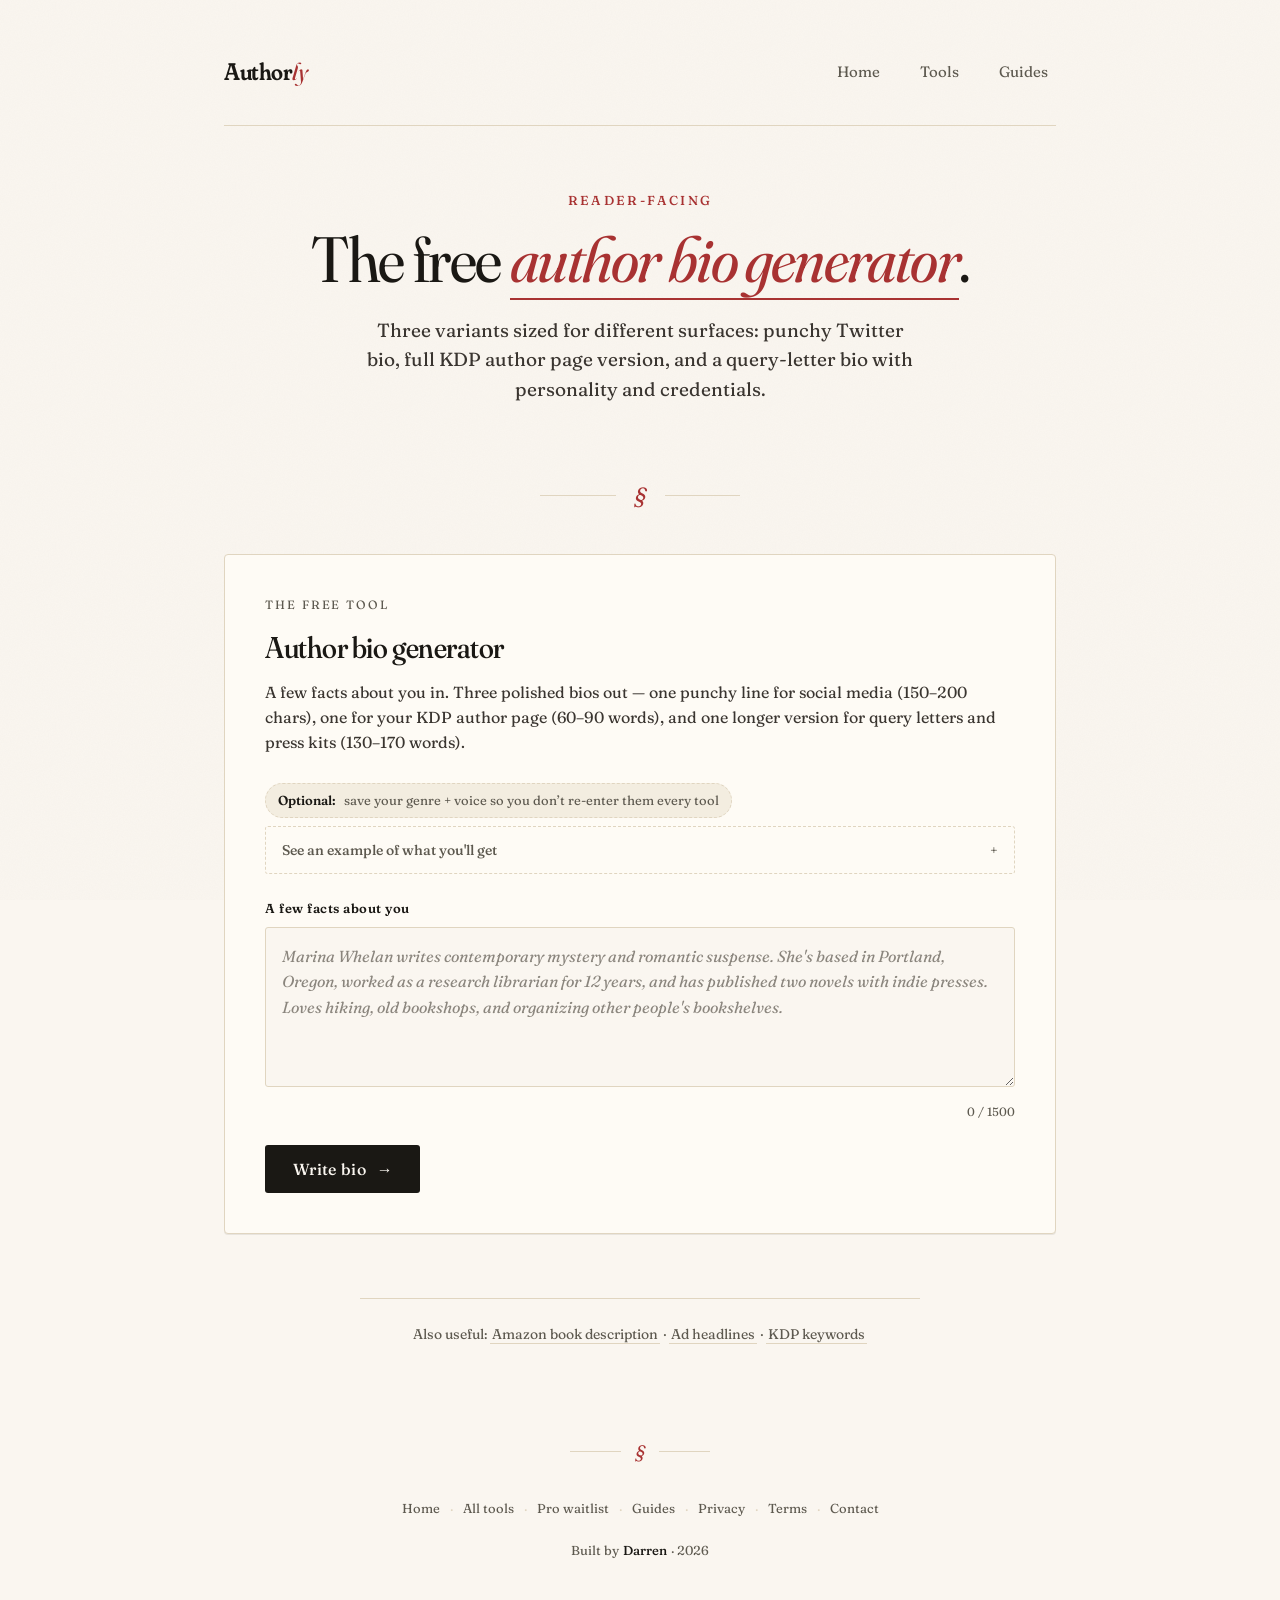
<file: bio.html>
﻿<!DOCTYPE html>
<html lang="en">
<head>
<meta charset="UTF-8">
<meta name="viewport" content="width=device-width, initial-scale=1">
<title>Author bio generator — Authorly</title>
<meta name="description" content="Free author bio generator. Write a few facts, get three polished bio variants for KDP, social media, and query letters.">
<meta name="theme-color" content="#faf6f0" media="(prefers-color-scheme: light)">
<meta name="theme-color" content="#1c1814" media="(prefers-color-scheme: dark)">
<link rel="canonical" href="https://authorly.tools/bio">
<link rel="icon" href="/favicon.svg" type="image/svg+xml">
<link rel="manifest" href="/manifest.webmanifest">
<link rel="apple-touch-icon" href="/apple-touch-icon.png">

<meta property="og:type" content="website">
<meta property="og:url" content="https://authorly.tools/bio">
<meta property="og:title" content="Author bio generator — Authorly">
<meta property="og:description" content="Write a few facts about yourself. Get three polished bio variants ready for KDP author page, social media, and query letters.">
<meta property="og:image" content="https://authorly.tools/og.png">
<meta property="og:image:type" content="image/png">
<meta property="og:image:width" content="2400">
<meta property="og:image:height" content="1260">
<meta property="og:image:alt" content="Authorly &mdash; free tools for indie authors">
<meta property="og:locale" content="en_US">
<meta property="og:site_name" content="Authorly">

<meta name="twitter:card" content="summary_large_image">
<meta name="twitter:url" content="https://authorly.tools/bio">
<meta name="twitter:title" content="Author bio generator — Authorly">
<meta name="twitter:description" content="Paste a few facts. Get three polished bios: short (social), medium (KDP), and long (query letter).">
<meta name="twitter:image" content="https://authorly.tools/og.png">
<meta name="twitter:image:alt" content="Authorly — free tools for indie authors">

<script type="application/ld+json">
{"@context":"https://schema.org","@graph":[{"@type":"WebApplication","name":"Author bio generator","url":"https://authorly.tools/bio","description":"Paste a few facts. Get three polished bios: short (social), medium (KDP), and long (query letter).","applicationCategory":"BusinessApplication","operatingSystem":"Any","isAccessibleForFree":true,"offers":{"@type":"Offer","price":"0","priceCurrency":"USD"},"softwareVersion":"0.1.0","browserRequirements":"Requires JavaScript","dateModified":"2026-05-08","publisher":{"@type":"Organization","name":"Authorly","url":"https://authorly.tools/"}},{"@type":"BreadcrumbList","itemListElement":[{"@type":"ListItem","position":1,"name":"Home","item":"https://authorly.tools/"},{"@type":"ListItem","position":2,"name":"Author bio generator","item":"https://authorly.tools/bio"}]}]}
</script>
<script src="/feedback.js?v=4" defer></script>
<script src="/tool.js?v=4" defer></script>
<script src="/src/lib/author-profile.js" defer></script>
<script src="/src/lib/author-profile-ui.js" defer></script>
<script src="/page/bio.js" defer></script>
<link rel="preload" as="font" type="font/woff2" href="/assets/fonts/Fraunces-normal-300_900-latin.woff2" crossorigin>
<link rel="stylesheet" href="/tool.css?v=4">
</head>
<body>
<a class="skip-link" href="#tool">Skip to the tool</a>
<div class="container">

<header class="site-header">
  <a href="/" class="logo">Author<em>ly</em></a>
  <nav class="nav">
    <a href="/">Home</a>
    <a href="/#more">Tools</a>
    <a href="/guides">Guides</a>
  </nav>
</header>

<section class="hero">
  <div class="eyebrow">Reader-facing</div>
  <h1>The free <em>author bio generator</em>.</h1>
  <p class="hero-sub">Three variants sized for different surfaces: punchy Twitter bio, full KDP author page version, and a query-letter bio with personality and credentials.</p>
</section>

<div class="ornament"><span>§</span></div>

<main>

<section class="tool-card" id="tool" tabindex="-1">
  <div class="tool-label">The free tool</div>
  <h2 class="tool-title">Author bio generator</h2>
  <p class="tool-desc">A few facts about you in. Three polished bios out — one punchy line for social media (150–200 chars), one for your KDP author page (60–90 words), and one longer version for query letters and press kits (130–170 words).</p>

  <div id="author-profile-strip"></div>

  <details class="sample">
    <summary>See an example of what you'll get</summary>
    <div class="sample-body">
      <h2>Short bio (150–200 chars)</h2>
      <p>Marina Whelan writes literary mysteries set in coastal Nova Scotia. Former marine biologist; current owner of a kayak named Persephone.</p>
      <h2>Medium bio (60–90 words)</h2>
      <p>Marina Whelan writes literary mysteries rooted in the coastal communities of Atlantic Canada. After ten years as a marine biologist at the Bedford Institute of Oceanography, she traded fieldwork for fiction; her debut, <em>The Salt Tide</em>, comes out in 2026 with Random House Canada. Marina lives in Halifax with her husband, two daughters, and a kayak named Persephone.</p>
      <h2>Long bio (130–170 words)</h2>
      <p>Marina Whelan writes literary mysteries rooted in the coastal communities of Atlantic Canada. After a decade studying ocean ecosystems at the Bedford Institute of Oceanography, she traded the deck of a research vessel for the discipline of a writing desk — though the salt and weather of her former life shape every page she writes.</p>
      <p>Her debut, <em>The Salt Tide</em>, follows a marine biologist who returns to her childhood island to investigate her sister's mysterious death. It comes out in spring 2026 with Random House Canada.</p>
      <p>Marina lives in Halifax, Nova Scotia, with her husband, their two daughters, and a kayak named Persephone. She is happiest at low tide.</p>
      <p class="sample-meta">Generated from a 5-line list of facts. Each bio gets a one-click Copy button on the live tool.</p>
    </div>
  </details>

  <label class="input-label" for="author-facts">A few facts about you</label>
  <textarea id="author-facts" placeholder="Marina Whelan writes contemporary mystery and romantic suspense. She's based in Portland, Oregon, worked as a research librarian for 12 years, and has published two novels with indie presses. Loves hiking, old bookshops, and organizing other people's bookshelves." maxlength="1500" autocomplete="off" spellcheck="true" aria-describedby="cc"></textarea>
  <div class="char-count"><span id="cc">0</span> / 1500</div>

  <button class="btn" id="generate">Write bio <span class="btn-arrow">→</span></button>

  <div class="output" id="output" aria-live="polite" aria-busy="false">
    <h3 class="output-title">Your bios</h3>
    <div class="output-body" id="output-body"></div>
  </div>
</section>

</main>

<aside class="also-useful">Also useful: <a href="/blurb">Amazon book description</a> · <a href="/ads">Ad headlines</a> · <a href="/keywords">KDP keywords</a></aside>

<footer class="site-footer">
  <div class="site-footer-mark" aria-hidden="true"><span>&sect;</span></div>
  <nav class="site-footer-links" aria-label="Site">
    <a href="/">Home</a>
    <span class="site-footer-sep" aria-hidden="true">&middot;</span>
    <a href="/#more">All tools</a>
    <span class="site-footer-sep" aria-hidden="true">&middot;</span>
    <a href="/#waitlist">Pro waitlist</a>
    <span class="site-footer-sep" aria-hidden="true">&middot;</span>
    <a href="/guides">Guides</a>
    <span class="site-footer-sep" aria-hidden="true">&middot;</span>
    <a href="/privacy">Privacy</a>
    <span class="site-footer-sep" aria-hidden="true">&middot;</span>
    <a href="/terms">Terms</a>
    <span class="site-footer-sep" aria-hidden="true">&middot;</span>
    <a class="contact" data-u="hello" data-d="authorly.tools">Contact</a>
  </nav>
  <p class="site-footer-byline">Built by <strong>Darren</strong> &middot; 2026</p>
</footer>

</div>

<!-- Cloudflare Web Analytics --><script defer src="https://static.cloudflareinsights.com/beacon.min.js" data-cf-beacon='{"token": "912107db2a1e418b847fd8e8260366d6"}'></script><!-- End Cloudflare Web Analytics -->
</body>
</html>
</file>
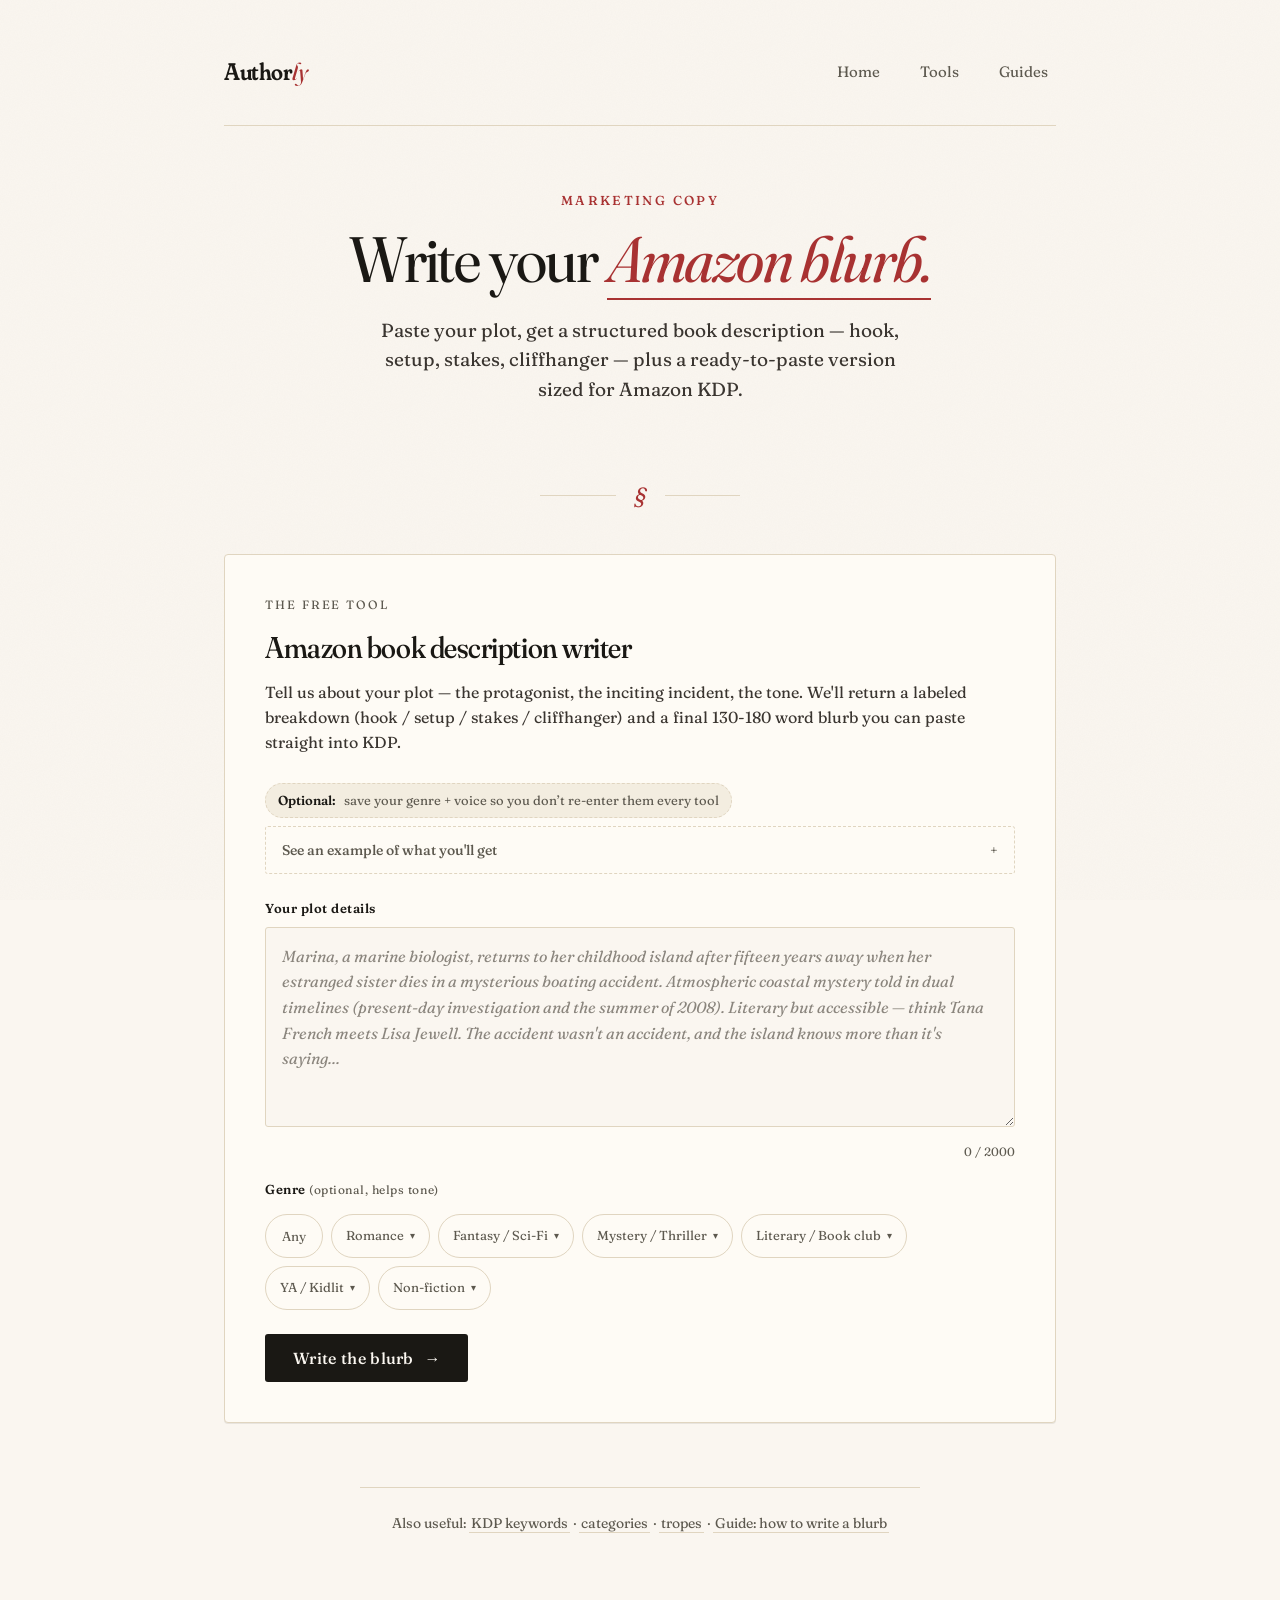
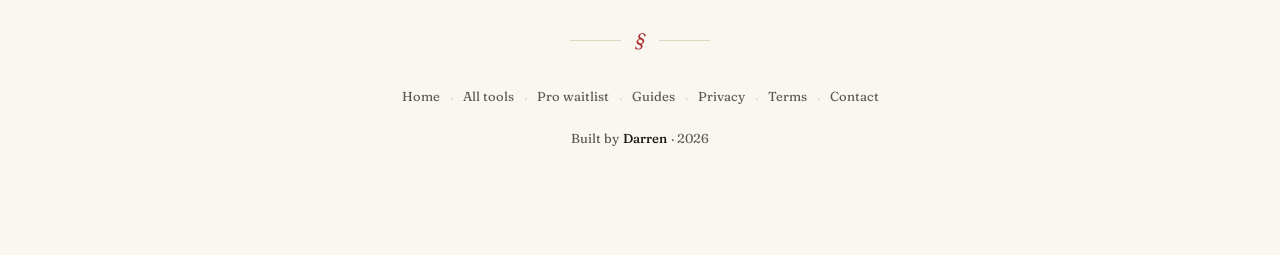
<file: blurb.html>
﻿<!DOCTYPE html>
<html lang="en">
<head>
<meta charset="UTF-8">
<meta name="viewport" content="width=device-width, initial-scale=1">
<title>Amazon book description writer — Authorly</title>
<meta name="description" content="Free Amazon book description (blurb) writer for indie authors. Paste your plot, get a structured blurb plus a ready-to-paste version sized for Amazon KDP.">
<meta name="theme-color" content="#faf6f0" media="(prefers-color-scheme: light)">
<meta name="theme-color" content="#1c1814" media="(prefers-color-scheme: dark)">
<link rel="canonical" href="https://authorly.tools/blurb">
<link rel="icon" href="/favicon.svg" type="image/svg+xml">
<link rel="manifest" href="/manifest.webmanifest">
<link rel="apple-touch-icon" href="/apple-touch-icon.png">

<meta property="og:type" content="website">
<meta property="og:url" content="https://authorly.tools/blurb">
<meta property="og:title" content="Amazon book description writer — Authorly">
<meta property="og:description" content="Paste your plot, get a structured blurb — hook, setup, stakes, cliffhanger — plus a ready-to-paste Amazon description.">
<meta property="og:image" content="https://authorly.tools/og.png">
<meta property="og:image:type" content="image/png">
<meta property="og:image:width" content="2400">
<meta property="og:image:height" content="1260">
<meta property="og:image:alt" content="Authorly &mdash; free tools for indie authors">
<meta property="og:locale" content="en_US">
<meta property="og:site_name" content="Authorly">

<meta name="twitter:card" content="summary_large_image">
<meta name="twitter:url" content="https://authorly.tools/blurb">
<meta name="twitter:title" content="Amazon book description writer — Authorly">
<meta name="twitter:description" content="Paste your plot, get a structured Amazon-ready blurb in seconds.">
<meta name="twitter:image" content="https://authorly.tools/og.png">
<meta name="twitter:image:alt" content="Authorly — free tools for indie authors">

<script type="application/ld+json">
{"@context":"https://schema.org","@graph":[{"@type":"WebApplication","name":"Amazon book description writer","url":"https://authorly.tools/blurb","description":"Paste your plot, get a structured Amazon-ready blurb in seconds.","applicationCategory":"BusinessApplication","operatingSystem":"Any","isAccessibleForFree":true,"offers":{"@type":"Offer","price":"0","priceCurrency":"USD"},"softwareVersion":"0.1.0","browserRequirements":"Requires JavaScript","dateModified":"2026-05-08","publisher":{"@type":"Organization","name":"Authorly","url":"https://authorly.tools/"}},{"@type":"BreadcrumbList","itemListElement":[{"@type":"ListItem","position":1,"name":"Home","item":"https://authorly.tools/"},{"@type":"ListItem","position":2,"name":"Amazon book description writer","item":"https://authorly.tools/blurb"}]}]}
</script>
<script src="/feedback.js?v=4" defer></script>
<script src="/tool.js?v=4" defer></script>
<script src="/src/lib/author-profile.js" defer></script>
<script src="/src/lib/author-profile-ui.js" defer></script>
<script src="/page/blurb.js" defer></script>
<link rel="preload" as="font" type="font/woff2" href="/assets/fonts/Fraunces-normal-300_900-latin.woff2" crossorigin>
<link rel="stylesheet" href="/tool.css?v=4">
</head>
<body class="page-blurb">
<a class="skip-link" href="#tool">Skip to the tool</a>
<div class="container">

<header class="site-header">
  <a href="/" class="logo">Author<em>ly</em></a>
  <nav class="nav">
    <a href="/">Home</a>
    <a href="/#more">Tools</a>
    <a href="/guides">Guides</a>
  </nav>
</header>

<section class="hero">
  <div class="eyebrow">Marketing copy</div>
  <h1>Write your <em>Amazon&nbsp;blurb.</em></h1>
  <p class="hero-sub">Paste your plot, get a structured book description — hook, setup, stakes, cliffhanger — plus a ready-to-paste version sized for Amazon KDP.</p>
</section>

<div class="ornament"><span>§</span></div>

<main>

<section class="tool-card" id="tool" tabindex="-1">
  <div class="tool-label">The free tool</div>
  <h2 class="tool-title">Amazon book description writer</h2>
  <p class="tool-desc">Tell us about your plot — the protagonist, the inciting incident, the tone. We'll return a labeled breakdown (hook / setup / stakes / cliffhanger) and a final 130-180 word blurb you can paste straight into KDP.</p>

  <div id="author-profile-strip"></div>

  <details class="sample">
    <summary>See an example of what you'll get</summary>
    <div class="sample-body">
      <h2>Hook</h2>
      <p>On the morning her sister's body washes ashore, Marina realizes she should never have come back to the island.</p>
      <h2>Setup</h2>
      <p>Fifteen years after fleeing her childhood island, marine biologist Marina Whelan returns home for a funeral she suspects shouldn't be one. The locals are saying nothing. The same storm that took her sister has begun pulling other things to the surface — including a body she last saw alive in 2008.</p>
      <h2>Stakes</h2>
      <p>The longer Marina stays, the deeper she sinks into a current of complicity that runs through every house in the harbor. To get the truth, she'll have to risk what little family she has left.</p>
      <h2>Cliffhanger</h2>
      <p>Because somewhere on this island is a person who knows exactly what happened that summer — and they're hoping Marina drowns before she remembers.</p>
      <h2>Ready to paste</h2>
      <p>On the morning her sister's body washes ashore, Marina realizes she should never have come back.</p>
      <p>Fifteen years after fleeing her childhood island, marine biologist Marina returns home for a funeral she suspects shouldn't be one. The locals are saying nothing.</p>
      <p>The longer she stays, the deeper she sinks into a current of complicity. To get the truth, she'll have to risk what little family she has left.</p>
      <p>Because somewhere on this island is a person who knows exactly what happened. And they are hoping Marina drowns before she remembers.</p>
      <p class="sample-meta">Generated from a 4-sentence plot premise. The Ready-to-paste section gets a one-click Copy button on the live tool.</p>
    </div>
  </details>

  <label class="input-label" for="plot">Your plot details</label>
  <textarea id="plot" placeholder="Marina, a marine biologist, returns to her childhood island after fifteen years away when her estranged sister dies in a mysterious boating accident. Atmospheric coastal mystery told in dual timelines (present-day investigation and the summer of 2008). Literary but accessible — think Tana French meets Lisa Jewell. The accident wasn't an accident, and the island knows more than it's saying..." maxlength="2000" autocomplete="off" spellcheck="true" aria-describedby="cc"></textarea>
  <div class="char-count"><span id="cc">0</span> / 2000</div>

  <div class="input-label" id="genre-label">Genre <span class="opt">(optional, helps tone)</span></div>
  <div class="genre-row" id="genre-row" role="group" aria-labelledby="genre-label">
    <button type="button" class="genre-chip" data-g="" aria-pressed="true">Any</button>
    <details class="genre-cluster"><summary>Romance <span class="caret" aria-hidden="true">&#9662;</span></summary>
      <div class="genre-sub-row">
        <button type="button" class="genre-chip" data-g="romance_contemporary" aria-pressed="false">Contemporary</button>
        <button type="button" class="genre-chip" data-g="romance_historical" aria-pressed="false">Historical / Regency</button>
        <button type="button" class="genre-chip" data-g="romance_paranormal" aria-pressed="false">Paranormal / Shifter</button>
        <button type="button" class="genre-chip" data-g="romance_romantasy" aria-pressed="false">Romantasy</button>
        <button type="button" class="genre-chip" data-g="romance_dark" aria-pressed="false">Dark / Mafia</button>
        <button type="button" class="genre-chip" data-g="romance_smalltown" aria-pressed="false">Small-town / Cowboy</button>
        <button type="button" class="genre-chip" data-g="romance_suspense" aria-pressed="false">Romantic Suspense</button>
        <button type="button" class="genre-chip" data-g="romance_clean" aria-pressed="false">Christian / Clean</button>
      </div>
    </details>
    <details class="genre-cluster"><summary>Fantasy / Sci-Fi <span class="caret" aria-hidden="true">&#9662;</span></summary>
      <div class="genre-sub-row">
        <button type="button" class="genre-chip" data-g="fantasy_urban" aria-pressed="false">Urban Fantasy</button>
        <button type="button" class="genre-chip" data-g="fantasy_litrpg" aria-pressed="false">LitRPG / GameLit</button>
        <button type="button" class="genre-chip" data-g="fantasy_romantasy" aria-pressed="false">Romantasy</button>
        <button type="button" class="genre-chip" data-g="fantasy_epic" aria-pressed="false">Epic / High Fantasy</button>
        <button type="button" class="genre-chip" data-g="scifi_hard" aria-pressed="false">Hard Sci-Fi</button>
        <button type="button" class="genre-chip" data-g="scifi_military" aria-pressed="false">Military Sci-Fi</button>
        <button type="button" class="genre-chip" data-g="scifi_dystopian_ya" aria-pressed="false">Dystopian / YA-adjacent</button>
      </div>
    </details>
    <details class="genre-cluster"><summary>Mystery / Thriller <span class="caret" aria-hidden="true">&#9662;</span></summary>
      <div class="genre-sub-row">
        <button type="button" class="genre-chip" data-g="mystery_cozy" aria-pressed="false">Cozy</button>
        <button type="button" class="genre-chip" data-g="mystery_hardboiled" aria-pressed="false">Hardboiled / Crime</button>
        <button type="button" class="genre-chip" data-g="thriller_psychological" aria-pressed="false">Psychological</button>
        <button type="button" class="genre-chip" data-g="thriller_military" aria-pressed="false">Military Thriller</button>
        <button type="button" class="genre-chip" data-g="thriller_legal" aria-pressed="false">Legal / Procedural</button>
      </div>
    </details>
    <details class="genre-cluster"><summary>Literary / Book club <span class="caret" aria-hidden="true">&#9662;</span></summary>
      <div class="genre-sub-row">
        <button type="button" class="genre-chip" data-g="literary" aria-pressed="false">Literary</button>
        <button type="button" class="genre-chip" data-g="literary_womens" aria-pressed="false">Women's Fiction</button>
      </div>
    </details>
    <details class="genre-cluster"><summary>YA / Kidlit <span class="caret" aria-hidden="true">&#9662;</span></summary>
      <div class="genre-sub-row">
        <button type="button" class="genre-chip" data-g="ya_contemporary" aria-pressed="false">YA Contemporary</button>
        <button type="button" class="genre-chip" data-g="ya_fantasy" aria-pressed="false">YA Fantasy</button>
        <button type="button" class="genre-chip" data-g="ya_dystopian" aria-pressed="false">YA Dystopian</button>
        <button type="button" class="genre-chip" data-g="middle_grade" aria-pressed="false">Middle Grade</button>
        <button type="button" class="genre-chip" data-g="picture_book" aria-pressed="false">Picture Book</button>
      </div>
    </details>
    <details class="genre-cluster"><summary>Non-fiction <span class="caret" aria-hidden="true">&#9662;</span></summary>
      <div class="genre-sub-row">
        <button type="button" class="genre-chip" data-g="nonfiction_memoir" aria-pressed="false">Memoir</button>
        <button type="button" class="genre-chip" data-g="nonfiction_business" aria-pressed="false">Business / How-to</button>
        <button type="button" class="genre-chip" data-g="nonfiction_selfhelp" aria-pressed="false">Self-help / Productivity</button>
        <button type="button" class="genre-chip" data-g="nonfiction_cookbook" aria-pressed="false">Cookbook / Hobby</button>
      </div>
    </details>
  </div>

  <button class="btn" id="generate">Write the blurb <span class="btn-arrow">→</span></button>

  <div class="output" id="output" aria-live="polite" aria-busy="false">
    <h3 class="output-title">Your blurb</h3>
    <div class="output-body" id="output-body"></div>
  </div>
</section>

</main>

<aside class="also-useful">Also useful: <a href="/keywords">KDP keywords</a> · <a href="/categories">categories</a> · <a href="/tropes">tropes</a> · <a href="/guides/how-to-write-a-book-blurb">Guide: how to write a blurb</a></aside>

<footer class="site-footer">
  <div class="site-footer-mark" aria-hidden="true"><span>&sect;</span></div>
  <nav class="site-footer-links" aria-label="Site">
    <a href="/">Home</a>
    <span class="site-footer-sep" aria-hidden="true">&middot;</span>
    <a href="/#more">All tools</a>
    <span class="site-footer-sep" aria-hidden="true">&middot;</span>
    <a href="/#waitlist">Pro waitlist</a>
    <span class="site-footer-sep" aria-hidden="true">&middot;</span>
    <a href="/guides">Guides</a>
    <span class="site-footer-sep" aria-hidden="true">&middot;</span>
    <a href="/privacy">Privacy</a>
    <span class="site-footer-sep" aria-hidden="true">&middot;</span>
    <a href="/terms">Terms</a>
    <span class="site-footer-sep" aria-hidden="true">&middot;</span>
    <a class="contact" data-u="hello" data-d="authorly.tools">Contact</a>
  </nav>
  <p class="site-footer-byline">Built by <strong>Darren</strong> &middot; 2026</p>
</footer>

</div>

<!-- Cloudflare Web Analytics --><script defer src="https://static.cloudflareinsights.com/beacon.min.js" data-cf-beacon='{"token": "912107db2a1e418b847fd8e8260366d6"}'></script><!-- End Cloudflare Web Analytics -->
</body>
</html>
</file>
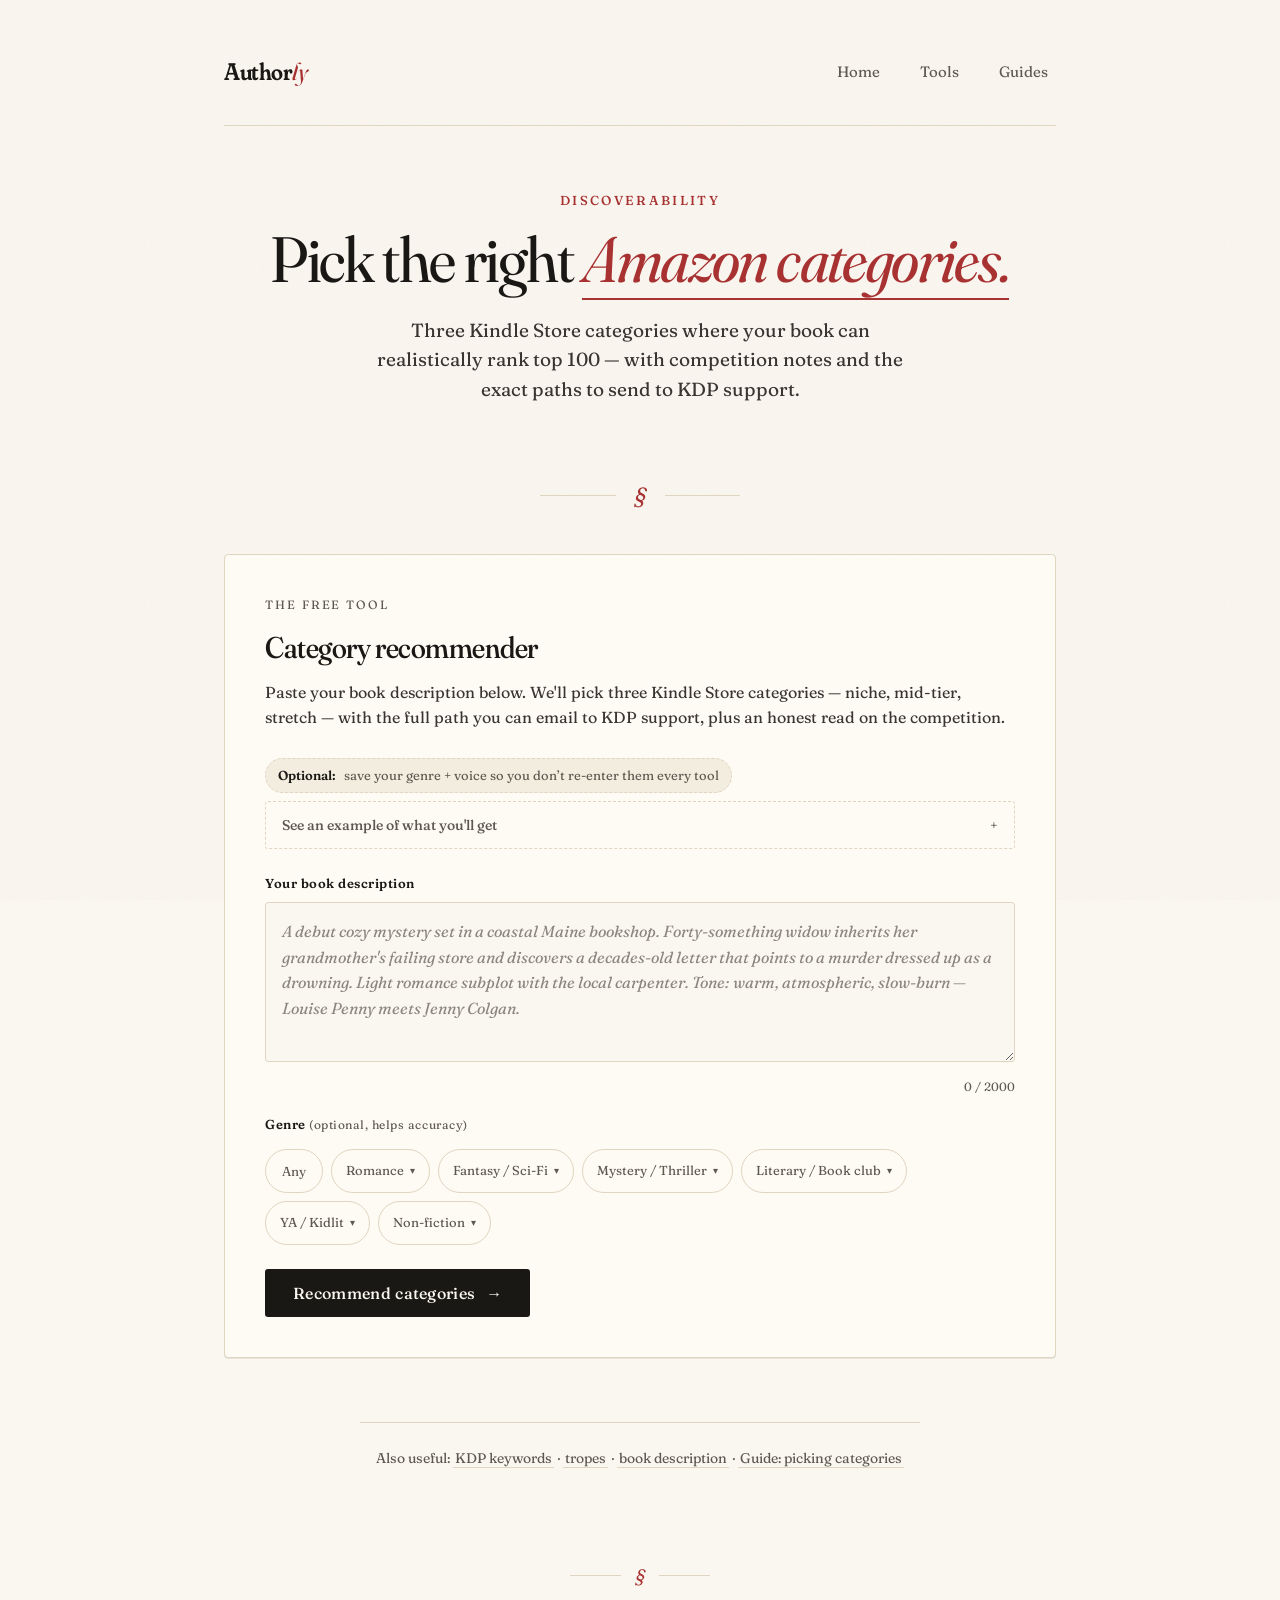
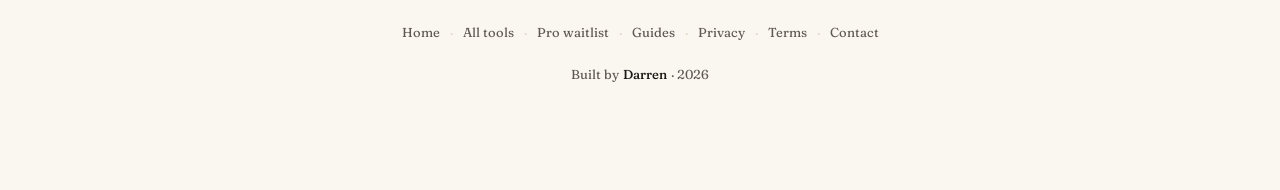
<file: categories.html>
﻿<!DOCTYPE html>
<html lang="en">
<head>
<meta charset="UTF-8">
<meta name="viewport" content="width=device-width, initial-scale=1">
<title>Amazon category recommender — Authorly</title>
<meta name="description" content="Free Amazon Kindle category recommender for indie authors. Three categories where your book can realistically rank top 100, with competition notes.">
<meta name="theme-color" content="#faf6f0" media="(prefers-color-scheme: light)">
<meta name="theme-color" content="#1c1814" media="(prefers-color-scheme: dark)">
<link rel="canonical" href="https://authorly.tools/categories">
<link rel="icon" href="/favicon.svg" type="image/svg+xml">
<link rel="manifest" href="/manifest.webmanifest">
<link rel="apple-touch-icon" href="/apple-touch-icon.png">

<meta property="og:type" content="website">
<meta property="og:url" content="https://authorly.tools/categories">
<meta property="og:title" content="Amazon category recommender — Authorly">
<meta property="og:description" content="Three Kindle Store categories where your book can rank top 100, with competition notes.">
<meta property="og:image" content="https://authorly.tools/og.png">
<meta property="og:image:type" content="image/png">
<meta property="og:image:width" content="2400">
<meta property="og:image:height" content="1260">
<meta property="og:image:alt" content="Authorly &mdash; free tools for indie authors">
<meta property="og:locale" content="en_US">
<meta property="og:site_name" content="Authorly">

<meta name="twitter:card" content="summary_large_image">
<meta name="twitter:url" content="https://authorly.tools/categories">
<meta name="twitter:title" content="Amazon category recommender — Authorly">
<meta name="twitter:description" content="Three Kindle categories you can realistically rank top 100 in.">
<meta name="twitter:image" content="https://authorly.tools/og.png">
<meta name="twitter:image:alt" content="Authorly — free tools for indie authors">

<script type="application/ld+json">
{"@context":"https://schema.org","@graph":[{"@type":"WebApplication","name":"Amazon category recommender","url":"https://authorly.tools/categories","description":"Three Kindle Store categories where your book can rank top 100, with competition notes.","applicationCategory":"BusinessApplication","operatingSystem":"Any","isAccessibleForFree":true,"offers":{"@type":"Offer","price":"0","priceCurrency":"USD"},"softwareVersion":"0.1.0","browserRequirements":"Requires JavaScript","dateModified":"2026-05-08","publisher":{"@type":"Organization","name":"Authorly","url":"https://authorly.tools/"}},{"@type":"BreadcrumbList","itemListElement":[{"@type":"ListItem","position":1,"name":"Home","item":"https://authorly.tools/"},{"@type":"ListItem","position":2,"name":"Amazon category recommender","item":"https://authorly.tools/categories"}]}]}
</script>
<script src="/feedback.js?v=4" defer></script>
<script src="/tool.js?v=4" defer></script>
<script src="/src/lib/author-profile.js" defer></script>
<script src="/src/lib/author-profile-ui.js" defer></script>
<script src="/page/categories.js" defer></script>
<link rel="preload" as="font" type="font/woff2" href="/assets/fonts/Fraunces-normal-300_900-latin.woff2" crossorigin>
<link rel="stylesheet" href="/tool.css?v=4">
</head>
<body>
<a class="skip-link" href="#tool">Skip to the tool</a>
<div class="container">

<header class="site-header">
  <a href="/" class="logo">Author<em>ly</em></a>
  <nav class="nav">
    <a href="/">Home</a>
    <a href="/#more">Tools</a>
    <a href="/guides">Guides</a>
  </nav>
</header>

<section class="hero">
  <div class="eyebrow">Discoverability</div>
  <h1>Pick the right <em>Amazon&nbsp;categories.</em></h1>
  <p class="hero-sub">Three Kindle Store categories where your book can realistically rank top 100 — with competition notes and the exact paths to send to KDP support.</p>
</section>

<div class="ornament"><span>§</span></div>

<main>

<section class="tool-card" id="tool" tabindex="-1">
  <div class="tool-label">The free tool</div>
  <h2 class="tool-title">Category recommender</h2>
  <p class="tool-desc">Paste your book description below. We'll pick three Kindle Store categories — niche, mid-tier, stretch — with the full path you can email to KDP support, plus an honest read on the competition.</p>

  <div id="author-profile-strip"></div>

  <details class="sample">
    <summary>See an example of what you'll get</summary>
    <div class="sample-body">
      <h2>Three categories to request</h2>
      <h3>1. Cozy Bookshop Mystery</h3>
      <ul>
        <li><strong>Path:</strong> Kindle Store › Kindle eBooks › Mystery, Thriller & Suspense › Mystery › Cozy › Cats & Dogs</li>
        <li><strong>Why it fits:</strong> Bookshop cozies, female amateur sleuth, small-town setting, cold-case angle.</li>
        <li><strong>Competition:</strong> Light — top 100 typically has 200–2,000 reviews.</li>
        <li><strong>Top-100 likelihood:</strong> Easy</li>
      </ul>
      <h3>2. Women Sleuths</h3>
      <ul>
        <li><strong>Path:</strong> Kindle Store › Kindle eBooks › Mystery, Thriller & Suspense › Mystery › Women Sleuths</li>
        <li><strong>Why it fits:</strong> Forty-something widow protagonist, character-driven mystery, atmospheric.</li>
        <li><strong>Competition:</strong> Moderate — 500–5,000 reviews at #100.</li>
        <li><strong>Top-100 likelihood:</strong> Moderate</li>
      </ul>
      <h3>3. Small Town & Rural Fiction</h3>
      <ul>
        <li><strong>Path:</strong> Kindle Store › Kindle eBooks › Literature & Fiction › Genre Fiction › Small Town & Rural</li>
        <li><strong>Why it fits:</strong> Maine setting, community focus, light romance subplot.</li>
        <li><strong>Competition:</strong> Heavy — top 100 has trad-pub names with 50K+ reviews.</li>
        <li><strong>Top-100 likelihood:</strong> Stretch</li>
      </ul>
      <h2>How to add these</h2>
      <ul>
        <li>Email kdp-support with subject "Add categories — ASIN [your ASIN]" and paste the paths verbatim. Amazon assigns 2 by default; the other 8 slots come from this email.</li>
      </ul>
      <p class="sample-meta">Generated from a debut cozy mystery synopsis. Each Path bullet gets a one-click Copy button on the live tool — paste straight into the support email.</p>
    </div>
  </details>

  <label class="input-label" for="book-desc">Your book description</label>
  <textarea id="book-desc" placeholder="A debut cozy mystery set in a coastal Maine bookshop. Forty-something widow inherits her grandmother's failing store and discovers a decades-old letter that points to a murder dressed up as a drowning. Light romance subplot with the local carpenter. Tone: warm, atmospheric, slow-burn — Louise Penny meets Jenny Colgan." maxlength="2000" autocomplete="off" spellcheck="true" aria-describedby="cc"></textarea>
  <div class="char-count"><span id="cc">0</span> / 2000</div>

  <div class="input-label" id="genre-label">Genre <span class="opt">(optional, helps accuracy)</span></div>
  <div class="genre-row" id="genre-row" role="group" aria-labelledby="genre-label">
    <button type="button" class="genre-chip" data-g="" aria-pressed="true">Any</button>
    <details class="genre-cluster"><summary>Romance <span class="caret" aria-hidden="true">&#9662;</span></summary>
      <div class="genre-sub-row">
        <button type="button" class="genre-chip" data-g="romance_contemporary" aria-pressed="false">Contemporary</button>
        <button type="button" class="genre-chip" data-g="romance_historical" aria-pressed="false">Historical / Regency</button>
        <button type="button" class="genre-chip" data-g="romance_paranormal" aria-pressed="false">Paranormal / Shifter</button>
        <button type="button" class="genre-chip" data-g="romance_romantasy" aria-pressed="false">Romantasy</button>
        <button type="button" class="genre-chip" data-g="romance_dark" aria-pressed="false">Dark / Mafia</button>
        <button type="button" class="genre-chip" data-g="romance_smalltown" aria-pressed="false">Small-town / Cowboy</button>
        <button type="button" class="genre-chip" data-g="romance_suspense" aria-pressed="false">Romantic Suspense</button>
        <button type="button" class="genre-chip" data-g="romance_clean" aria-pressed="false">Christian / Clean</button>
      </div>
    </details>
    <details class="genre-cluster"><summary>Fantasy / Sci-Fi <span class="caret" aria-hidden="true">&#9662;</span></summary>
      <div class="genre-sub-row">
        <button type="button" class="genre-chip" data-g="fantasy_urban" aria-pressed="false">Urban Fantasy</button>
        <button type="button" class="genre-chip" data-g="fantasy_litrpg" aria-pressed="false">LitRPG / GameLit</button>
        <button type="button" class="genre-chip" data-g="fantasy_romantasy" aria-pressed="false">Romantasy</button>
        <button type="button" class="genre-chip" data-g="fantasy_epic" aria-pressed="false">Epic / High Fantasy</button>
        <button type="button" class="genre-chip" data-g="scifi_hard" aria-pressed="false">Hard Sci-Fi</button>
        <button type="button" class="genre-chip" data-g="scifi_military" aria-pressed="false">Military Sci-Fi</button>
        <button type="button" class="genre-chip" data-g="scifi_dystopian_ya" aria-pressed="false">Dystopian / YA-adjacent</button>
      </div>
    </details>
    <details class="genre-cluster"><summary>Mystery / Thriller <span class="caret" aria-hidden="true">&#9662;</span></summary>
      <div class="genre-sub-row">
        <button type="button" class="genre-chip" data-g="mystery_cozy" aria-pressed="false">Cozy</button>
        <button type="button" class="genre-chip" data-g="mystery_hardboiled" aria-pressed="false">Hardboiled / Crime</button>
        <button type="button" class="genre-chip" data-g="thriller_psychological" aria-pressed="false">Psychological</button>
        <button type="button" class="genre-chip" data-g="thriller_military" aria-pressed="false">Military Thriller</button>
        <button type="button" class="genre-chip" data-g="thriller_legal" aria-pressed="false">Legal / Procedural</button>
      </div>
    </details>
    <details class="genre-cluster"><summary>Literary / Book club <span class="caret" aria-hidden="true">&#9662;</span></summary>
      <div class="genre-sub-row">
        <button type="button" class="genre-chip" data-g="literary" aria-pressed="false">Literary</button>
        <button type="button" class="genre-chip" data-g="literary_womens" aria-pressed="false">Women's Fiction</button>
      </div>
    </details>
    <details class="genre-cluster"><summary>YA / Kidlit <span class="caret" aria-hidden="true">&#9662;</span></summary>
      <div class="genre-sub-row">
        <button type="button" class="genre-chip" data-g="ya_contemporary" aria-pressed="false">YA Contemporary</button>
        <button type="button" class="genre-chip" data-g="ya_fantasy" aria-pressed="false">YA Fantasy</button>
        <button type="button" class="genre-chip" data-g="ya_dystopian" aria-pressed="false">YA Dystopian</button>
        <button type="button" class="genre-chip" data-g="middle_grade" aria-pressed="false">Middle Grade</button>
        <button type="button" class="genre-chip" data-g="picture_book" aria-pressed="false">Picture Book</button>
      </div>
    </details>
    <details class="genre-cluster"><summary>Non-fiction <span class="caret" aria-hidden="true">&#9662;</span></summary>
      <div class="genre-sub-row">
        <button type="button" class="genre-chip" data-g="nonfiction_memoir" aria-pressed="false">Memoir</button>
        <button type="button" class="genre-chip" data-g="nonfiction_business" aria-pressed="false">Business / How-to</button>
        <button type="button" class="genre-chip" data-g="nonfiction_selfhelp" aria-pressed="false">Self-help / Productivity</button>
        <button type="button" class="genre-chip" data-g="nonfiction_cookbook" aria-pressed="false">Cookbook / Hobby</button>
      </div>
    </details>
  </div>

  <button class="btn" id="generate">Recommend categories <span class="btn-arrow">→</span></button>

  <div class="output" id="output" aria-live="polite" aria-busy="false">
    <h3 class="output-title">Your categories</h3>
    <div class="output-body" id="output-body"></div>
  </div>
</section>

</main>

<aside class="also-useful">Also useful: <a href="/keywords">KDP keywords</a> · <a href="/tropes">tropes</a> · <a href="/blurb">book description</a> · <a href="/guides/picking-kdp-categories">Guide: picking categories</a></aside>

<footer class="site-footer">
  <div class="site-footer-mark" aria-hidden="true"><span>&sect;</span></div>
  <nav class="site-footer-links" aria-label="Site">
    <a href="/">Home</a>
    <span class="site-footer-sep" aria-hidden="true">&middot;</span>
    <a href="/#more">All tools</a>
    <span class="site-footer-sep" aria-hidden="true">&middot;</span>
    <a href="/#waitlist">Pro waitlist</a>
    <span class="site-footer-sep" aria-hidden="true">&middot;</span>
    <a href="/guides">Guides</a>
    <span class="site-footer-sep" aria-hidden="true">&middot;</span>
    <a href="/privacy">Privacy</a>
    <span class="site-footer-sep" aria-hidden="true">&middot;</span>
    <a href="/terms">Terms</a>
    <span class="site-footer-sep" aria-hidden="true">&middot;</span>
    <a class="contact" data-u="hello" data-d="authorly.tools">Contact</a>
  </nav>
  <p class="site-footer-byline">Built by <strong>Darren</strong> &middot; 2026</p>
</footer>

</div>

<!-- Cloudflare Web Analytics --><script defer src="https://static.cloudflareinsights.com/beacon.min.js" data-cf-beacon='{"token": "912107db2a1e418b847fd8e8260366d6"}'></script><!-- End Cloudflare Web Analytics -->
</body>
</html>
</file>
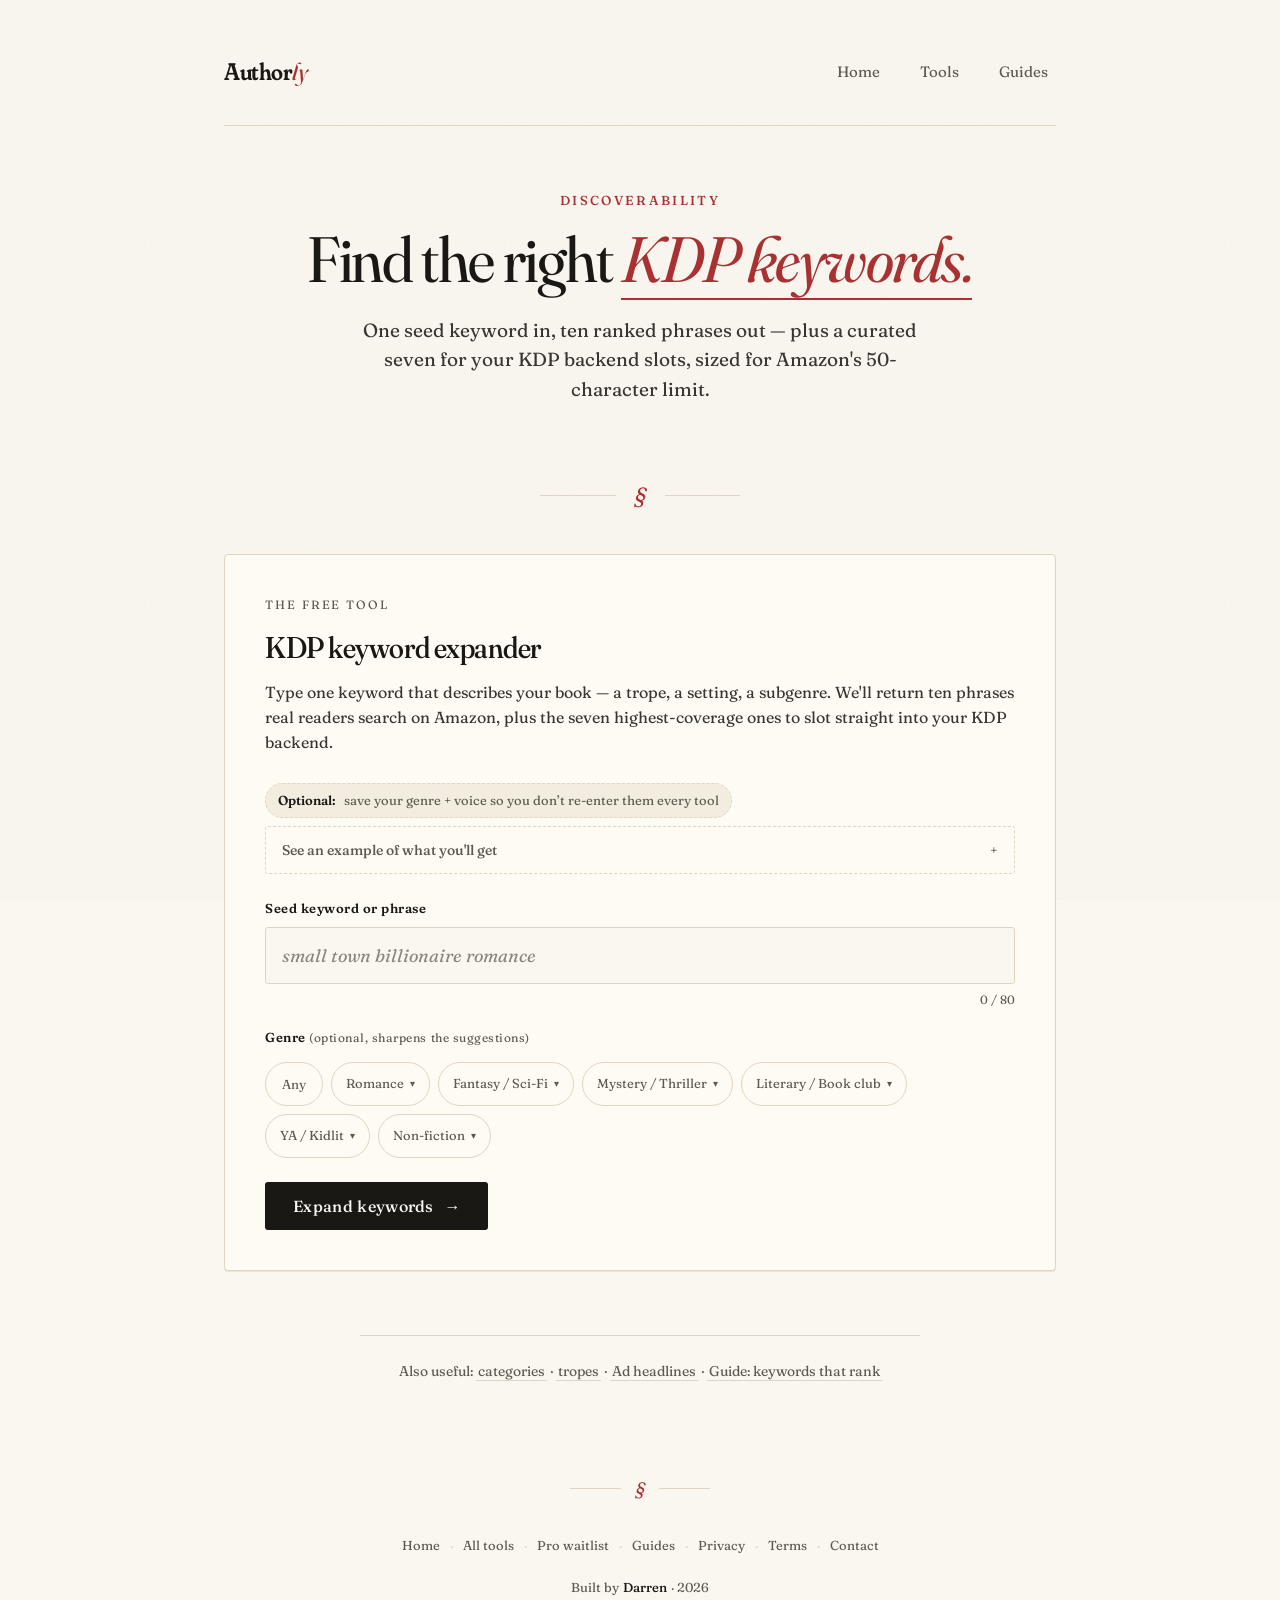
<file: keywords.html>
﻿<!DOCTYPE html>
<html lang="en">
<head>
<meta charset="UTF-8">
<meta name="viewport" content="width=device-width, initial-scale=1">
<title>KDP keyword expander — Authorly</title>
<meta name="description" content="Free KDP keyword expander for indie authors. One seed keyword in, ten ranked phrases out plus a curated 7 for your KDP backend slots.">
<meta name="theme-color" content="#faf6f0" media="(prefers-color-scheme: light)">
<meta name="theme-color" content="#1c1814" media="(prefers-color-scheme: dark)">
<link rel="canonical" href="https://authorly.tools/keywords">
<link rel="icon" href="/favicon.svg" type="image/svg+xml">
<link rel="manifest" href="/manifest.webmanifest">
<link rel="apple-touch-icon" href="/apple-touch-icon.png">

<meta property="og:type" content="website">
<meta property="og:url" content="https://authorly.tools/keywords">
<meta property="og:title" content="KDP keyword expander — Authorly">
<meta property="og:description" content="One seed keyword in, ten phrases out plus a curated 7 for your KDP backend slots.">
<meta property="og:image" content="https://authorly.tools/og.png">
<meta property="og:image:type" content="image/png">
<meta property="og:image:width" content="2400">
<meta property="og:image:height" content="1260">
<meta property="og:image:alt" content="Authorly &mdash; free tools for indie authors">
<meta property="og:locale" content="en_US">
<meta property="og:site_name" content="Authorly">

<meta name="twitter:card" content="summary_large_image">
<meta name="twitter:url" content="https://authorly.tools/keywords">
<meta name="twitter:title" content="KDP keyword expander — Authorly">
<meta name="twitter:description" content="One seed keyword in, ten phrases plus a curated 7 for KDP backend.">
<meta name="twitter:image" content="https://authorly.tools/og.png">
<meta name="twitter:image:alt" content="Authorly — free tools for indie authors">

<script type="application/ld+json">
{"@context":"https://schema.org","@graph":[{"@type":"WebApplication","name":"KDP keyword expander","url":"https://authorly.tools/keywords","description":"One seed keyword in, ten phrases plus a curated 7 for KDP backend.","applicationCategory":"BusinessApplication","operatingSystem":"Any","isAccessibleForFree":true,"offers":{"@type":"Offer","price":"0","priceCurrency":"USD"},"softwareVersion":"0.1.0","browserRequirements":"Requires JavaScript","dateModified":"2026-05-08","publisher":{"@type":"Organization","name":"Authorly","url":"https://authorly.tools/"}},{"@type":"BreadcrumbList","itemListElement":[{"@type":"ListItem","position":1,"name":"Home","item":"https://authorly.tools/"},{"@type":"ListItem","position":2,"name":"KDP keyword expander","item":"https://authorly.tools/keywords"}]}]}
</script>
<script src="/feedback.js?v=4" defer></script>
<script src="/tool.js?v=4" defer></script>
<script src="/src/lib/author-profile.js" defer></script>
<script src="/src/lib/author-profile-ui.js" defer></script>
<script src="/page/keywords.js" defer></script>
<link rel="preload" as="font" type="font/woff2" href="/assets/fonts/Fraunces-normal-300_900-latin.woff2" crossorigin>
<link rel="stylesheet" href="/tool.css?v=4">
</head>
<body>
<a class="skip-link" href="#tool">Skip to the tool</a>
<div class="container">

<header class="site-header">
  <a href="/" class="logo">Author<em>ly</em></a>
  <nav class="nav">
    <a href="/">Home</a>
    <a href="/#more">Tools</a>
    <a href="/guides">Guides</a>
  </nav>
</header>

<section class="hero">
  <div class="eyebrow">Discoverability</div>
  <h1>Find the right <em>KDP&nbsp;keywords.</em></h1>
  <p class="hero-sub">One seed keyword in, ten ranked phrases out — plus a curated seven for your KDP backend slots, sized for Amazon's 50-character limit.</p>
</section>

<div class="ornament"><span>§</span></div>

<main>

<section class="tool-card" id="tool" tabindex="-1">
  <div class="tool-label">The free tool</div>
  <h2 class="tool-title">KDP keyword expander</h2>
  <p class="tool-desc">Type one keyword that describes your book — a trope, a setting, a subgenre. We'll return ten phrases real readers search on Amazon, plus the seven highest-coverage ones to slot straight into your KDP backend.</p>

  <div id="author-profile-strip"></div>

  <details class="sample">
    <summary>See an example of what you'll get</summary>
    <div class="sample-body">
      <h2>10 keyword phrases</h2>
      <ol>
        <li><strong>small town billionaire romance</strong> (31/50) — type: setting + trope</li>
        <li><strong>billionaire returns to small town</strong> (32/50) — type: plot hook</li>
        <li><strong>rural billionaire hero romance</strong> (30/50) — type: setting + character</li>
        <li><strong>small town second chance billionaire</strong> (35/50) — type: setting + trope combo</li>
        <li><strong>country girl billionaire love story</strong> (34/50) — type: audience + character dynamic</li>
        <li><strong>small town forced proximity billionaire</strong> (38/50) — type: trope stack</li>
        <li><strong>grumpy billionaire small town</strong> (28/50) — type: tone + setting</li>
        <li><strong>cowboy billionaire romance</strong> (26/50) — type: subgenre mashup</li>
        <li><strong>fish out of water billionaire romance</strong> (35/50) — type: trope</li>
        <li><strong>hidden identity billionaire small town</strong> (37/50) — type: trope + setting</li>
      </ol>
      <h2>Top 7 for your KDP backend slots</h2>
      <ul>
        <li><strong>small town billionaire romance</strong> — covers core seed, setting + character type</li>
        <li><strong>billionaire returns to small town</strong> — covers homecoming plot, prodigal son angle</li>
        <li><strong>grumpy billionaire small town</strong> — covers character archetype + setting</li>
        <li><strong>forced proximity billionaire romance</strong> — covers high-converting trope without setting overlap</li>
        <li><strong>second chance small town romance</strong> — covers subgenre crossover appeal, rural setting</li>
        <li><strong>secret identity billionaire hero</strong> — covers suspense/mystery element, character intent</li>
      </ul>
      <h2>Don't use these</h2>
      <ul>
        <li><strong>Author names</strong> like "romance for fans of Elsie Silver" — Amazon flags author-name keywords; you risk getting your book hidden from search results.</li>
        <li><strong>"billionaire romance book"</strong> — Amazon strips "book", wasting your characters on a word that adds zero value.</li>
      </ul>
      <p class="sample-meta">Generated from the seed "small town billionaire romance" with Romance genre selected. Each Top-7 phrase gets a one-click Copy button on the live tool, plus a Copy-all-7 button for fast KDP entry.</p>
    </div>
  </details>

  <label class="input-label" for="seed">Seed keyword or phrase</label>
  <input type="text" id="seed" placeholder="small town billionaire romance" maxlength="80" autocomplete="off">
  <div class="char-count"><span id="cc">0</span> / 80</div>

  <div class="input-label" id="genre-label">Genre <span class="opt">(optional, sharpens the suggestions)</span></div>
  <div class="genre-row" id="genre-row" role="group" aria-labelledby="genre-label">
    <button type="button" class="genre-chip" data-g="" aria-pressed="true">Any</button>
    <details class="genre-cluster"><summary>Romance <span class="caret" aria-hidden="true">&#9662;</span></summary>
      <div class="genre-sub-row">
        <button type="button" class="genre-chip" data-g="romance_contemporary" aria-pressed="false">Contemporary</button>
        <button type="button" class="genre-chip" data-g="romance_historical" aria-pressed="false">Historical / Regency</button>
        <button type="button" class="genre-chip" data-g="romance_paranormal" aria-pressed="false">Paranormal / Shifter</button>
        <button type="button" class="genre-chip" data-g="romance_romantasy" aria-pressed="false">Romantasy</button>
        <button type="button" class="genre-chip" data-g="romance_dark" aria-pressed="false">Dark / Mafia</button>
        <button type="button" class="genre-chip" data-g="romance_smalltown" aria-pressed="false">Small-town / Cowboy</button>
        <button type="button" class="genre-chip" data-g="romance_suspense" aria-pressed="false">Romantic Suspense</button>
        <button type="button" class="genre-chip" data-g="romance_clean" aria-pressed="false">Christian / Clean</button>
      </div>
    </details>
    <details class="genre-cluster"><summary>Fantasy / Sci-Fi <span class="caret" aria-hidden="true">&#9662;</span></summary>
      <div class="genre-sub-row">
        <button type="button" class="genre-chip" data-g="fantasy_urban" aria-pressed="false">Urban Fantasy</button>
        <button type="button" class="genre-chip" data-g="fantasy_litrpg" aria-pressed="false">LitRPG / GameLit</button>
        <button type="button" class="genre-chip" data-g="fantasy_romantasy" aria-pressed="false">Romantasy</button>
        <button type="button" class="genre-chip" data-g="fantasy_epic" aria-pressed="false">Epic / High Fantasy</button>
        <button type="button" class="genre-chip" data-g="scifi_hard" aria-pressed="false">Hard Sci-Fi</button>
        <button type="button" class="genre-chip" data-g="scifi_military" aria-pressed="false">Military Sci-Fi</button>
        <button type="button" class="genre-chip" data-g="scifi_dystopian_ya" aria-pressed="false">Dystopian / YA-adjacent</button>
      </div>
    </details>
    <details class="genre-cluster"><summary>Mystery / Thriller <span class="caret" aria-hidden="true">&#9662;</span></summary>
      <div class="genre-sub-row">
        <button type="button" class="genre-chip" data-g="mystery_cozy" aria-pressed="false">Cozy</button>
        <button type="button" class="genre-chip" data-g="mystery_hardboiled" aria-pressed="false">Hardboiled / Crime</button>
        <button type="button" class="genre-chip" data-g="thriller_psychological" aria-pressed="false">Psychological</button>
        <button type="button" class="genre-chip" data-g="thriller_military" aria-pressed="false">Military Thriller</button>
        <button type="button" class="genre-chip" data-g="thriller_legal" aria-pressed="false">Legal / Procedural</button>
      </div>
    </details>
    <details class="genre-cluster"><summary>Literary / Book club <span class="caret" aria-hidden="true">&#9662;</span></summary>
      <div class="genre-sub-row">
        <button type="button" class="genre-chip" data-g="literary" aria-pressed="false">Literary</button>
        <button type="button" class="genre-chip" data-g="literary_womens" aria-pressed="false">Women's Fiction</button>
      </div>
    </details>
    <details class="genre-cluster"><summary>YA / Kidlit <span class="caret" aria-hidden="true">&#9662;</span></summary>
      <div class="genre-sub-row">
        <button type="button" class="genre-chip" data-g="ya_contemporary" aria-pressed="false">YA Contemporary</button>
        <button type="button" class="genre-chip" data-g="ya_fantasy" aria-pressed="false">YA Fantasy</button>
        <button type="button" class="genre-chip" data-g="ya_dystopian" aria-pressed="false">YA Dystopian</button>
        <button type="button" class="genre-chip" data-g="middle_grade" aria-pressed="false">Middle Grade</button>
        <button type="button" class="genre-chip" data-g="picture_book" aria-pressed="false">Picture Book</button>
      </div>
    </details>
    <details class="genre-cluster"><summary>Non-fiction <span class="caret" aria-hidden="true">&#9662;</span></summary>
      <div class="genre-sub-row">
        <button type="button" class="genre-chip" data-g="nonfiction_memoir" aria-pressed="false">Memoir</button>
        <button type="button" class="genre-chip" data-g="nonfiction_business" aria-pressed="false">Business / How-to</button>
        <button type="button" class="genre-chip" data-g="nonfiction_selfhelp" aria-pressed="false">Self-help / Productivity</button>
        <button type="button" class="genre-chip" data-g="nonfiction_cookbook" aria-pressed="false">Cookbook / Hobby</button>
      </div>
    </details>
  </div>

  <button class="btn" id="generate">Expand keywords <span class="btn-arrow">→</span></button>

  <div class="output" id="output" aria-live="polite" aria-busy="false">
    <h3 class="output-title">Your keyword set</h3>
    <div class="output-body" id="output-body"></div>
  </div>
</section>

</main>

<aside class="also-useful">Also useful: <a href="/categories">categories</a> · <a href="/tropes">tropes</a> · <a href="/ads">Ad headlines</a> · <a href="/guides/finding-amazon-keywords-that-rank">Guide: keywords that rank</a></aside>

<footer class="site-footer">
  <div class="site-footer-mark" aria-hidden="true"><span>&sect;</span></div>
  <nav class="site-footer-links" aria-label="Site">
    <a href="/">Home</a>
    <span class="site-footer-sep" aria-hidden="true">&middot;</span>
    <a href="/#more">All tools</a>
    <span class="site-footer-sep" aria-hidden="true">&middot;</span>
    <a href="/#waitlist">Pro waitlist</a>
    <span class="site-footer-sep" aria-hidden="true">&middot;</span>
    <a href="/guides">Guides</a>
    <span class="site-footer-sep" aria-hidden="true">&middot;</span>
    <a href="/privacy">Privacy</a>
    <span class="site-footer-sep" aria-hidden="true">&middot;</span>
    <a href="/terms">Terms</a>
    <span class="site-footer-sep" aria-hidden="true">&middot;</span>
    <a class="contact" data-u="hello" data-d="authorly.tools">Contact</a>
  </nav>
  <p class="site-footer-byline">Built by <strong>Darren</strong> &middot; 2026</p>
</footer>

</div>

<!-- Cloudflare Web Analytics --><script defer src="https://static.cloudflareinsights.com/beacon.min.js" data-cf-beacon='{"token": "912107db2a1e418b847fd8e8260366d6"}'></script><!-- End Cloudflare Web Analytics -->
</body>
</html>
</file>
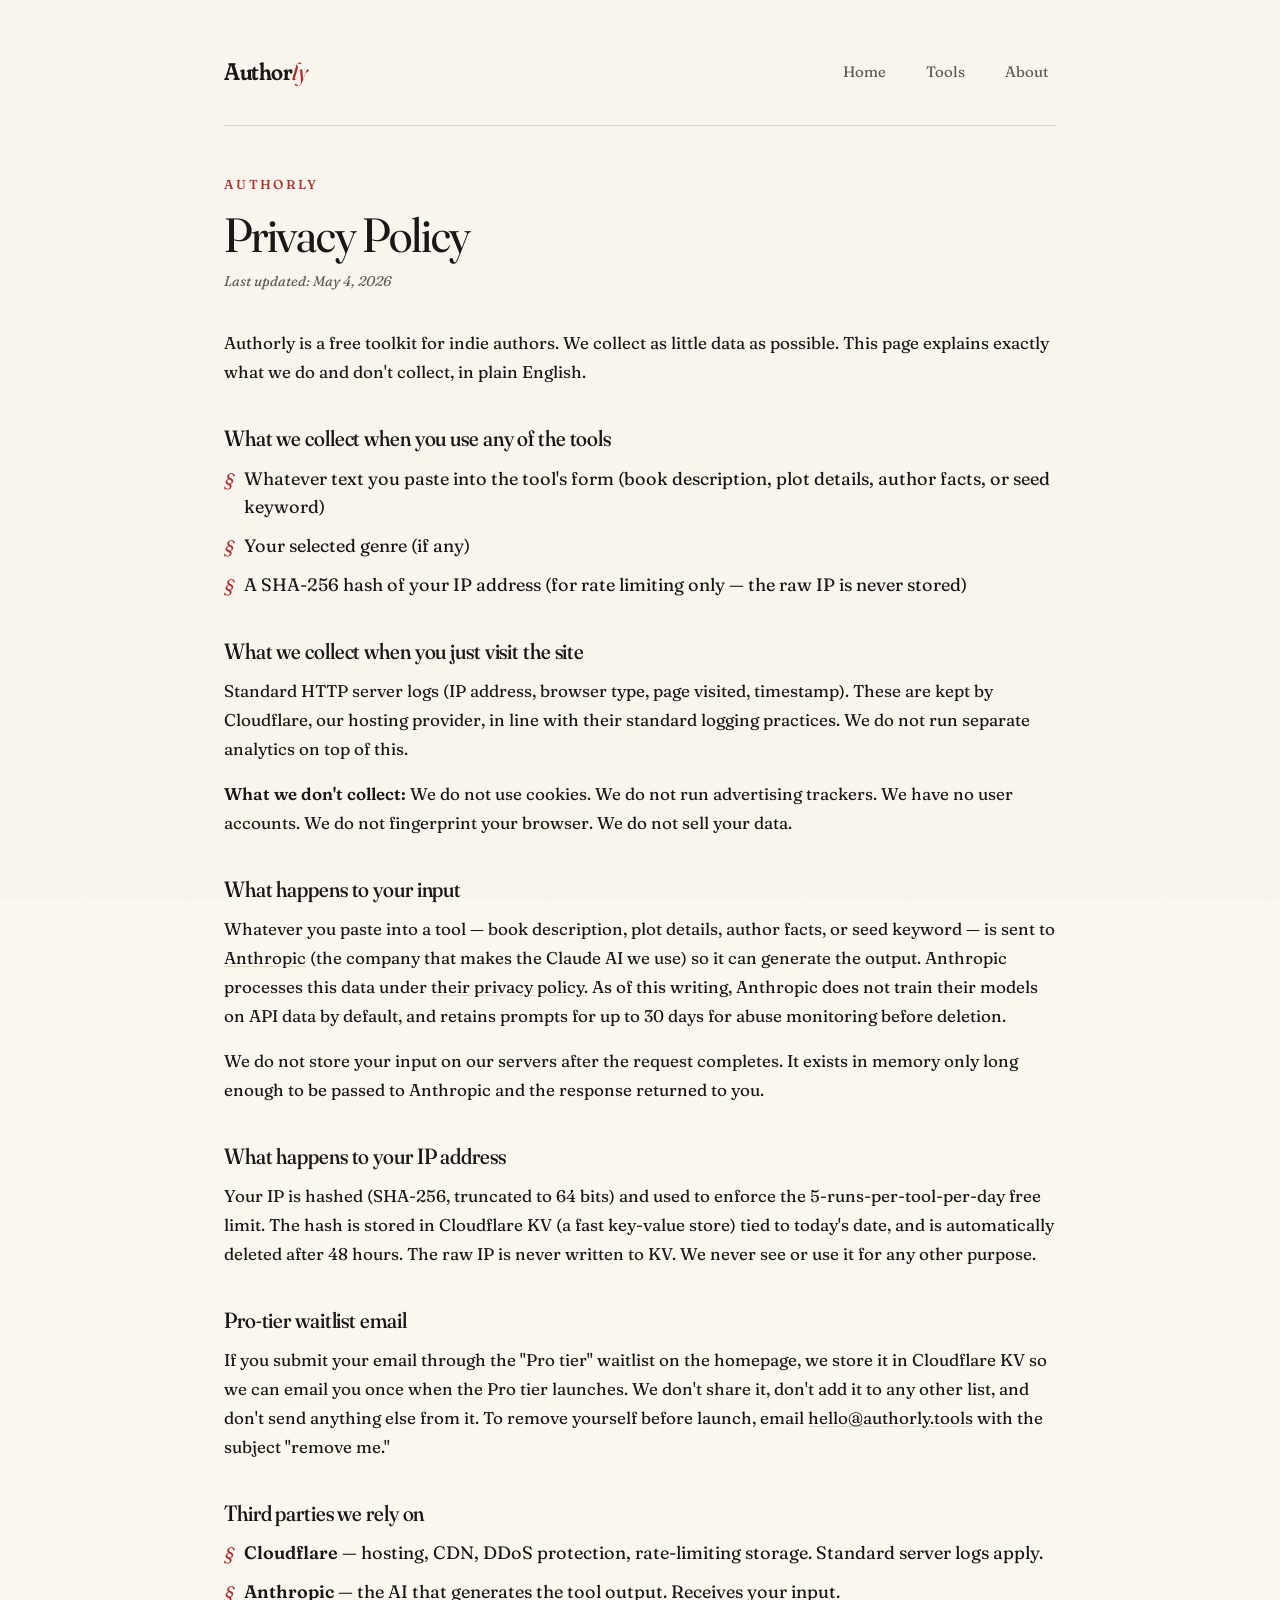
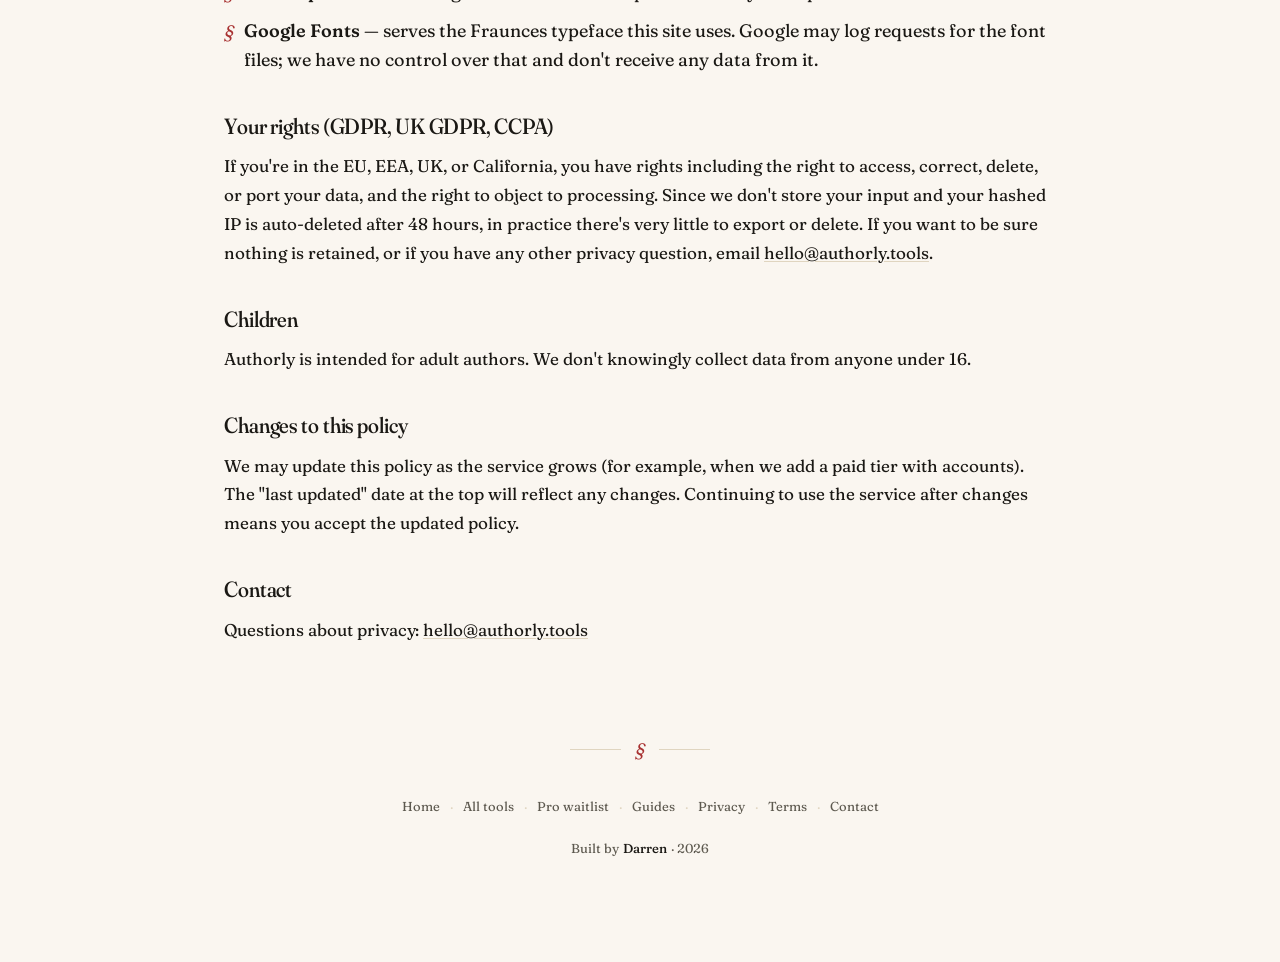
<file: privacy.html>
﻿<!doctype html>
<html lang="en">
<head>
<meta charset="utf-8">
<meta name="viewport" content="width=device-width,initial-scale=1">
<title>Privacy Policy — Authorly</title>
<meta name="description" content="Authorly's privacy policy: no cookies, no trackers, no accounts. Inputs sent to Anthropic for the response and never stored. Hashed-IP rate limiting auto-deletes after 48 hours.">
<meta name="theme-color" content="#faf6f0" media="(prefers-color-scheme: light)">
<meta name="theme-color" content="#1c1814" media="(prefers-color-scheme: dark)">
<link rel="canonical" href="https://authorly.tools/privacy">
<link rel="icon" href="/favicon.svg" type="image/svg+xml">
<link rel="manifest" href="/manifest.webmanifest">
<link rel="apple-touch-icon" href="/apple-touch-icon.png">

<meta property="og:type" content="website">
<meta property="og:url" content="https://authorly.tools/privacy">
<meta property="og:title" content="Privacy Policy — Authorly">
<meta property="og:description" content="No cookies, no trackers, no accounts. Inputs never stored. Hashed-IP rate limits auto-delete after 48 hours.">
<meta property="og:image" content="https://authorly.tools/og.png">
<meta property="og:image:type" content="image/png">
<meta property="og:image:width" content="2400">
<meta property="og:image:height" content="1260">
<meta property="og:image:alt" content="Authorly — free tools for indie authors">
<meta property="og:locale" content="en_US">
<meta property="og:site_name" content="Authorly">
<meta name="twitter:card" content="summary_large_image">
<meta name="twitter:url" content="https://authorly.tools/privacy">
<meta name="twitter:title" content="Privacy Policy — Authorly">
<meta name="twitter:description" content="How Authorly handles data when you use the tools.">
<meta name="twitter:image" content="https://authorly.tools/og.png">
<meta name="twitter:image:alt" content="Authorly — free tools for indie authors">

<script type="application/ld+json">
{"@context":"https://schema.org","@type":"WebPage","name":"Privacy Policy","url":"https://authorly.tools/privacy","description":"How Authorly handles data when you use the tools.","dateModified":"2026-05-04","publisher":{"@type":"Organization","name":"Authorly","url":"https://authorly.tools/"}}
</script>

<script src="/feedback.js?v=4" defer></script>
<script src="/tool.js?v=4" defer></script>
<link rel="preload" as="font" type="font/woff2" href="/assets/fonts/Fraunces-normal-300_900-latin.woff2" crossorigin>
<link rel="stylesheet" href="/tool.css?v=4">
</head>
<body class="page-legal">
<a class="skip-link" href="#content">Skip to content</a>
<div class="container">

<header class="site-header">
  <a href="/" class="logo">Author<em>ly</em></a>
  <nav class="nav">
    <a href="/">Home</a>
    <a href="/#more">Tools</a>
    <a href="/#about">About</a>
  </nav>
</header>

<main id="content" tabindex="-1" class="legal">
  <div class="legal-spacer"></div>
  <div class="eyebrow">Authorly</div>
  <h1>Privacy Policy</h1>
  <p class="lastmod">Last updated: May 4, 2026</p>

  <p>Authorly is a free toolkit for indie authors. We collect as little data as possible. This page explains exactly what we do and don't collect, in plain English.</p>

  <h2>What we collect when you use any of the tools</h2>
  <ul>
    <li>Whatever text you paste into the tool's form (book description, plot details, author facts, or seed keyword)</li>
    <li>Your selected genre (if any)</li>
    <li>A SHA-256 hash of your IP address (for rate limiting only — the raw IP is never stored)</li>
  </ul>

  <h2>What we collect when you just visit the site</h2>
  <p>Standard HTTP server logs (IP address, browser type, page visited, timestamp). These are kept by Cloudflare, our hosting provider, in line with their standard logging practices. We do not run separate analytics on top of this.</p>

  <p><strong>What we don't collect:</strong> We do not use cookies. We do not run advertising trackers. We have no user accounts. We do not fingerprint your browser. We do not sell your data.</p>

  <h2>What happens to your input</h2>
  <p>Whatever you paste into a tool — book description, plot details, author facts, or seed keyword — is sent to <a href="https://www.anthropic.com/" target="_blank" rel="noopener noreferrer">Anthropic</a> (the company that makes the Claude AI we use) so it can generate the output. Anthropic processes this data under <a href="https://www.anthropic.com/legal/privacy" target="_blank" rel="noopener noreferrer">their privacy policy</a>. As of this writing, Anthropic does not train their models on API data by default, and retains prompts for up to 30 days for abuse monitoring before deletion.</p>

  <p>We do not store your input on our servers after the request completes. It exists in memory only long enough to be passed to Anthropic and the response returned to you.</p>

  <h2>What happens to your IP address</h2>
  <p>Your IP is hashed (SHA-256, truncated to 64 bits) and used to enforce the 5-runs-per-tool-per-day free limit. The hash is stored in Cloudflare KV (a fast key-value store) tied to today's date, and is automatically deleted after 48 hours. The raw IP is never written to KV. We never see or use it for any other purpose.</p>

  <h2>Pro-tier waitlist email</h2>
  <p>If you submit your email through the "Pro tier" waitlist on the homepage, we store it in Cloudflare KV so we can email you once when the Pro tier launches. We don't share it, don't add it to any other list, and don't send anything else from it. To remove yourself before launch, email <a class="contact" data-u="hello" data-d="authorly.tools"></a> with the subject "remove me."</p>

  <h2>Third parties we rely on</h2>
  <ul>
    <li><strong>Cloudflare</strong> — hosting, CDN, DDoS protection, rate-limiting storage. Standard server logs apply.</li>
    <li><strong>Anthropic</strong> — the AI that generates the tool output. Receives your input.</li>
    <li><strong>Google Fonts</strong> — serves the Fraunces typeface this site uses. Google may log requests for the font files; we have no control over that and don't receive any data from it.</li>
  </ul>

  <h2>Your rights (GDPR, UK GDPR, CCPA)</h2>
  <p>If you're in the EU, EEA, UK, or California, you have rights including the right to access, correct, delete, or port your data, and the right to object to processing. Since we don't store your input and your hashed IP is auto-deleted after 48 hours, in practice there's very little to export or delete. If you want to be sure nothing is retained, or if you have any other privacy question, email <a class="contact" data-u="hello" data-d="authorly.tools"></a>.</p>

  <h2>Children</h2>
  <p>Authorly is intended for adult authors. We don't knowingly collect data from anyone under 16.</p>

  <h2>Changes to this policy</h2>
  <p>We may update this policy as the service grows (for example, when we add a paid tier with accounts). The "last updated" date at the top will reflect any changes. Continuing to use the service after changes means you accept the updated policy.</p>

  <h2>Contact</h2>
  <p>Questions about privacy: <a class="contact" data-u="hello" data-d="authorly.tools"></a></p>
</main>

<footer class="site-footer">
  <div class="site-footer-mark" aria-hidden="true"><span>&sect;</span></div>
  <nav class="site-footer-links" aria-label="Site">
    <a href="/">Home</a>
    <span class="site-footer-sep" aria-hidden="true">·</span>
    <a href="/#more">All tools</a>
    <span class="site-footer-sep" aria-hidden="true">·</span>
    <a href="/#waitlist">Pro waitlist</a>
    <span class="site-footer-sep" aria-hidden="true">·</span>
    <a href="/guides">Guides</a>
    <span class="site-footer-sep" aria-hidden="true">·</span>
    <a href="/privacy">Privacy</a>
    <span class="site-footer-sep" aria-hidden="true">·</span>
    <a href="/terms">Terms</a>
    <span class="site-footer-sep" aria-hidden="true">·</span>
    <a class="contact" data-u="hello" data-d="authorly.tools">Contact</a>
  </nav>
  <p class="site-footer-byline">Built by <strong>Darren</strong> &middot; 2026</p>
</footer>

</div>
<!-- Cloudflare Web Analytics --><script defer src="https://static.cloudflareinsights.com/beacon.min.js" data-cf-beacon='{"token": "912107db2a1e418b847fd8e8260366d6"}'></script><!-- End Cloudflare Web Analytics -->
</body>
</html>
</file>
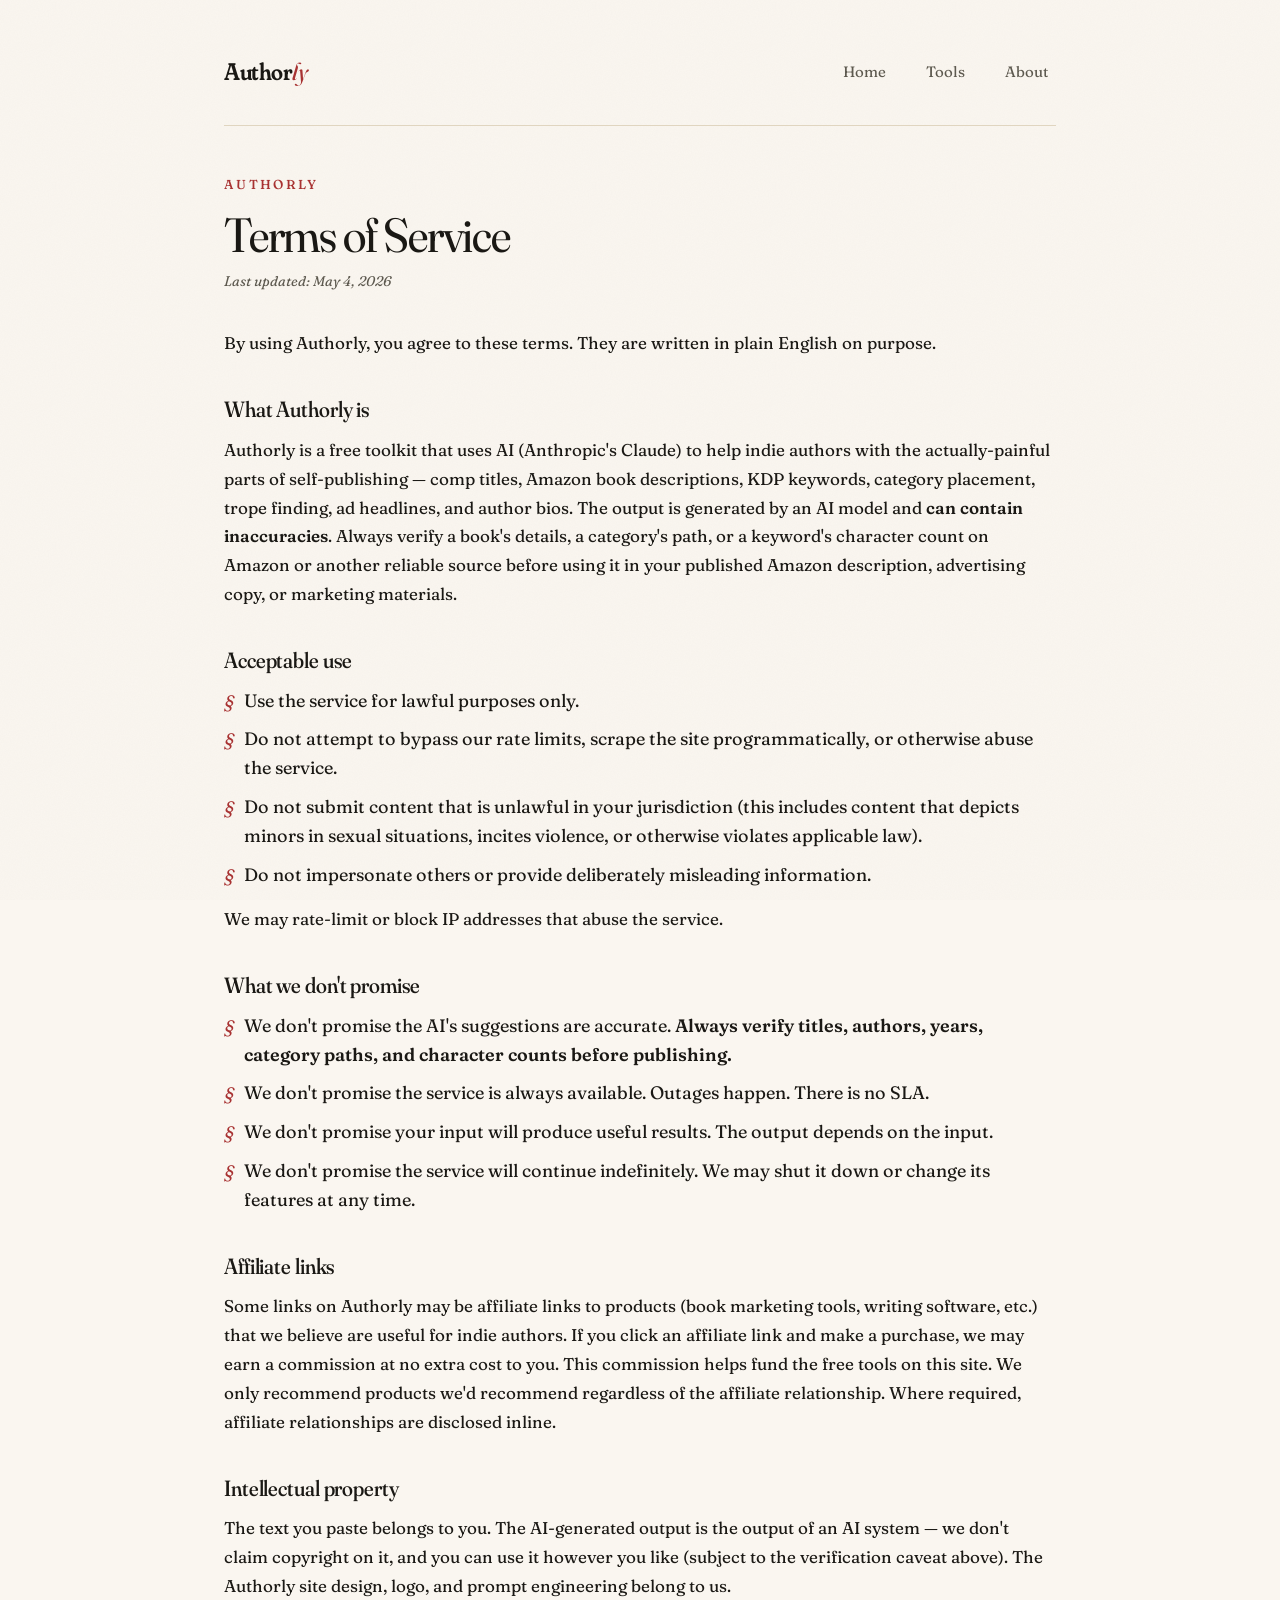
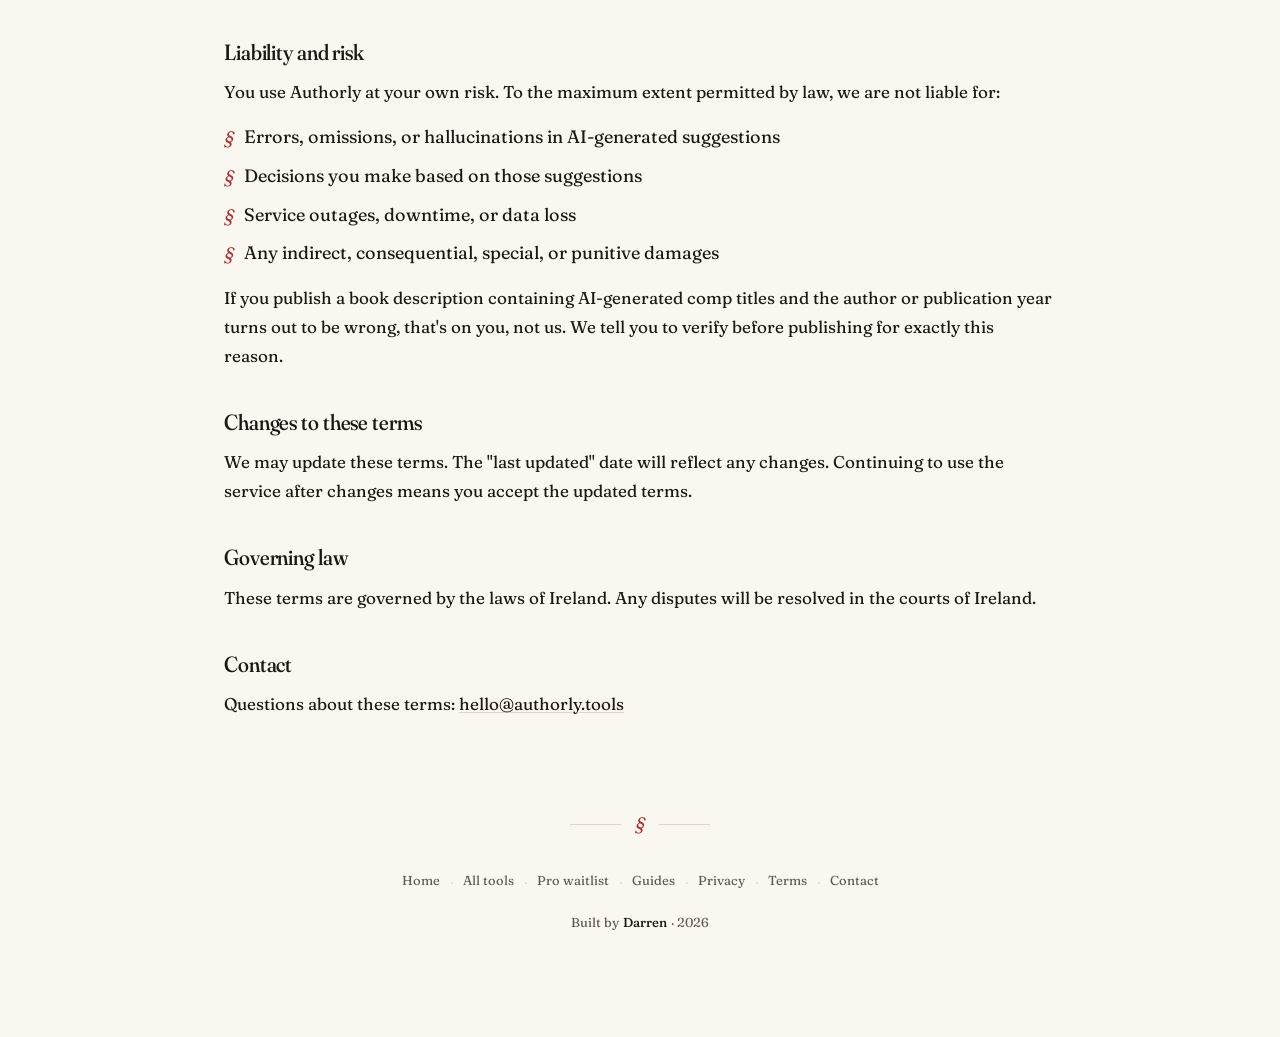
<file: terms.html>
﻿<!doctype html>
<html lang="en">
<head>
<meta charset="utf-8">
<meta name="viewport" content="width=device-width,initial-scale=1">
<title>Terms of Service — Authorly</title>
<meta name="description" content="Authorly terms of service in plain English. AI output can be wrong — always verify titles, categories, keywords on Amazon before publishing. No SLA, no warranty.">
<meta name="theme-color" content="#faf6f0" media="(prefers-color-scheme: light)">
<meta name="theme-color" content="#1c1814" media="(prefers-color-scheme: dark)">
<link rel="canonical" href="https://authorly.tools/terms">
<link rel="icon" href="/favicon.svg" type="image/svg+xml">
<link rel="manifest" href="/manifest.webmanifest">
<link rel="apple-touch-icon" href="/apple-touch-icon.png">

<meta property="og:type" content="website">
<meta property="og:url" content="https://authorly.tools/terms">
<meta property="og:title" content="Terms of Service — Authorly">
<meta property="og:description" content="Plain-English terms. AI output can be wrong — always verify on Amazon before publishing.">
<meta property="og:image" content="https://authorly.tools/og.png">
<meta property="og:image:type" content="image/png">
<meta property="og:image:width" content="2400">
<meta property="og:image:height" content="1260">
<meta property="og:image:alt" content="Authorly — free tools for indie authors">
<meta property="og:locale" content="en_US">
<meta property="og:site_name" content="Authorly">
<meta name="twitter:card" content="summary_large_image">
<meta name="twitter:url" content="https://authorly.tools/terms">
<meta name="twitter:title" content="Terms of Service — Authorly">
<meta name="twitter:description" content="The terms you agree to when you use Authorly.">
<meta name="twitter:image" content="https://authorly.tools/og.png">
<meta name="twitter:image:alt" content="Authorly — free tools for indie authors">

<script type="application/ld+json">
{"@context":"https://schema.org","@type":"WebPage","name":"Terms of Service","url":"https://authorly.tools/terms","description":"The terms you agree to when you use Authorly.","dateModified":"2026-05-04","publisher":{"@type":"Organization","name":"Authorly","url":"https://authorly.tools/"}}
</script>

<script src="/feedback.js?v=4" defer></script>
<script src="/tool.js?v=4" defer></script>
<link rel="preload" as="font" type="font/woff2" href="/assets/fonts/Fraunces-normal-300_900-latin.woff2" crossorigin>
<link rel="stylesheet" href="/tool.css?v=4">
</head>
<body class="page-legal">
<a class="skip-link" href="#content">Skip to content</a>
<div class="container">

<header class="site-header">
  <a href="/" class="logo">Author<em>ly</em></a>
  <nav class="nav">
    <a href="/">Home</a>
    <a href="/#more">Tools</a>
    <a href="/#about">About</a>
  </nav>
</header>

<main id="content" tabindex="-1" class="legal">
  <div class="legal-spacer"></div>
  <div class="eyebrow">Authorly</div>
  <h1>Terms of Service</h1>
  <p class="lastmod">Last updated: May 4, 2026</p>

  <p>By using Authorly, you agree to these terms. They are written in plain English on purpose.</p>

  <h2>What Authorly is</h2>
  <p>Authorly is a free toolkit that uses AI (Anthropic's Claude) to help indie authors with the actually-painful parts of self-publishing — comp titles, Amazon book descriptions, KDP keywords, category placement, trope finding, ad headlines, and author bios. The output is generated by an AI model and <strong>can contain inaccuracies</strong>. Always verify a book's details, a category's path, or a keyword's character count on Amazon or another reliable source before using it in your published Amazon description, advertising copy, or marketing materials.</p>

  <h2>Acceptable use</h2>
  <ul>
    <li>Use the service for lawful purposes only.</li>
    <li>Do not attempt to bypass our rate limits, scrape the site programmatically, or otherwise abuse the service.</li>
    <li>Do not submit content that is unlawful in your jurisdiction (this includes content that depicts minors in sexual situations, incites violence, or otherwise violates applicable law).</li>
    <li>Do not impersonate others or provide deliberately misleading information.</li>
  </ul>
  <p>We may rate-limit or block IP addresses that abuse the service.</p>

  <h2>What we don't promise</h2>
  <ul>
    <li>We don't promise the AI's suggestions are accurate. <strong>Always verify titles, authors, years, category paths, and character counts before publishing.</strong></li>
    <li>We don't promise the service is always available. Outages happen. There is no SLA.</li>
    <li>We don't promise your input will produce useful results. The output depends on the input.</li>
    <li>We don't promise the service will continue indefinitely. We may shut it down or change its features at any time.</li>
  </ul>

  <h2>Affiliate links</h2>
  <p>Some links on Authorly may be affiliate links to products (book marketing tools, writing software, etc.) that we believe are useful for indie authors. If you click an affiliate link and make a purchase, we may earn a commission at no extra cost to you. This commission helps fund the free tools on this site. We only recommend products we'd recommend regardless of the affiliate relationship. Where required, affiliate relationships are disclosed inline.</p>

  <h2>Intellectual property</h2>
  <p>The text you paste belongs to you. The AI-generated output is the output of an AI system — we don't claim copyright on it, and you can use it however you like (subject to the verification caveat above). The Authorly site design, logo, and prompt engineering belong to us.</p>

  <h2>Liability and risk</h2>
  <p>You use Authorly at your own risk. To the maximum extent permitted by law, we are not liable for:</p>
  <ul>
    <li>Errors, omissions, or hallucinations in AI-generated suggestions</li>
    <li>Decisions you make based on those suggestions</li>
    <li>Service outages, downtime, or data loss</li>
    <li>Any indirect, consequential, special, or punitive damages</li>
  </ul>
  <p>If you publish a book description containing AI-generated comp titles and the author or publication year turns out to be wrong, that's on you, not us. We tell you to verify before publishing for exactly this reason.</p>

  <h2>Changes to these terms</h2>
  <p>We may update these terms. The "last updated" date will reflect any changes. Continuing to use the service after changes means you accept the updated terms.</p>

  <h2>Governing law</h2>
  <p>These terms are governed by the laws of Ireland. Any disputes will be resolved in the courts of Ireland.</p>

  <h2>Contact</h2>
  <p>Questions about these terms: <a class="contact" data-u="hello" data-d="authorly.tools"></a></p>
</main>

<footer class="site-footer">
  <div class="site-footer-mark" aria-hidden="true"><span>&sect;</span></div>
  <nav class="site-footer-links" aria-label="Site">
    <a href="/">Home</a>
    <span class="site-footer-sep" aria-hidden="true">·</span>
    <a href="/#more">All tools</a>
    <span class="site-footer-sep" aria-hidden="true">·</span>
    <a href="/#waitlist">Pro waitlist</a>
    <span class="site-footer-sep" aria-hidden="true">·</span>
    <a href="/guides">Guides</a>
    <span class="site-footer-sep" aria-hidden="true">·</span>
    <a href="/privacy">Privacy</a>
    <span class="site-footer-sep" aria-hidden="true">·</span>
    <a href="/terms">Terms</a>
    <span class="site-footer-sep" aria-hidden="true">·</span>
    <a class="contact" data-u="hello" data-d="authorly.tools">Contact</a>
  </nav>
  <p class="site-footer-byline">Built by <strong>Darren</strong> &middot; 2026</p>
</footer>

</div>
<!-- Cloudflare Web Analytics --><script defer src="https://static.cloudflareinsights.com/beacon.min.js" data-cf-beacon='{"token": "912107db2a1e418b847fd8e8260366d6"}'></script><!-- End Cloudflare Web Analytics -->
</body>
</html>
</file>
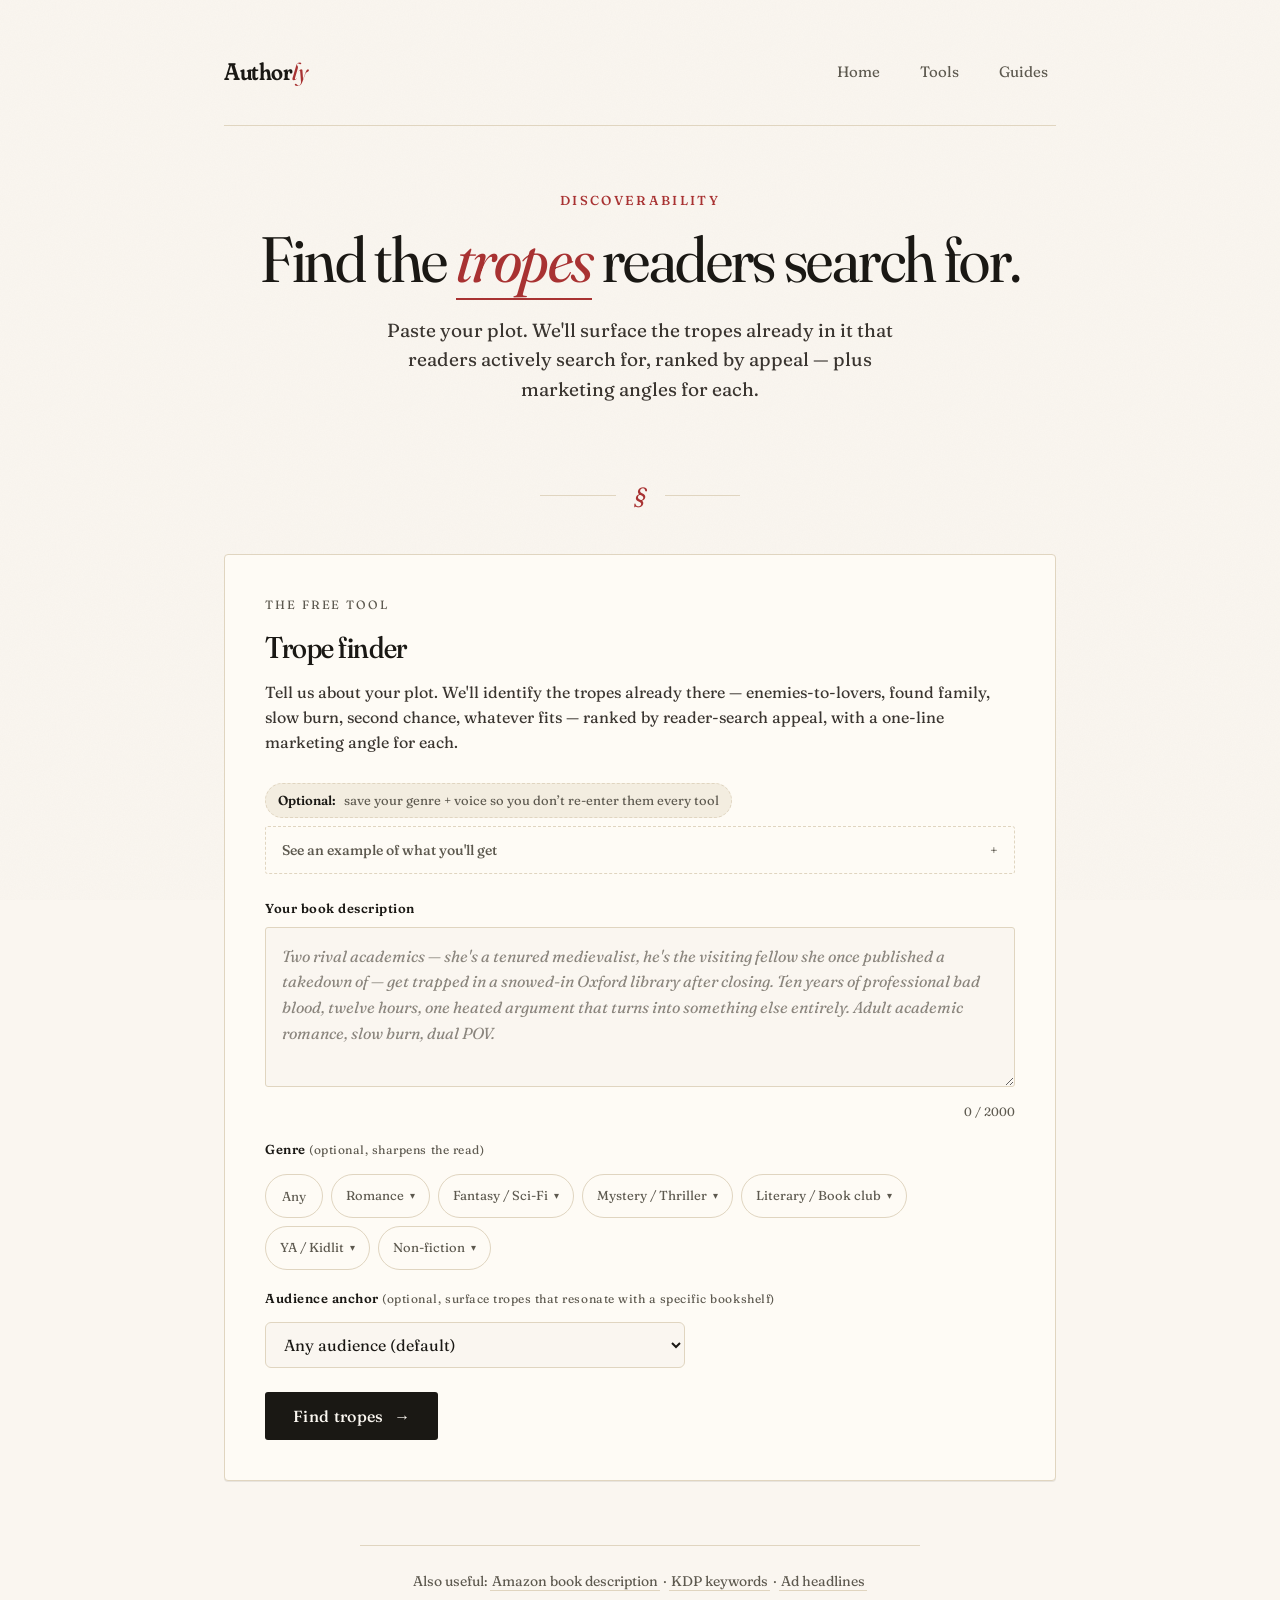
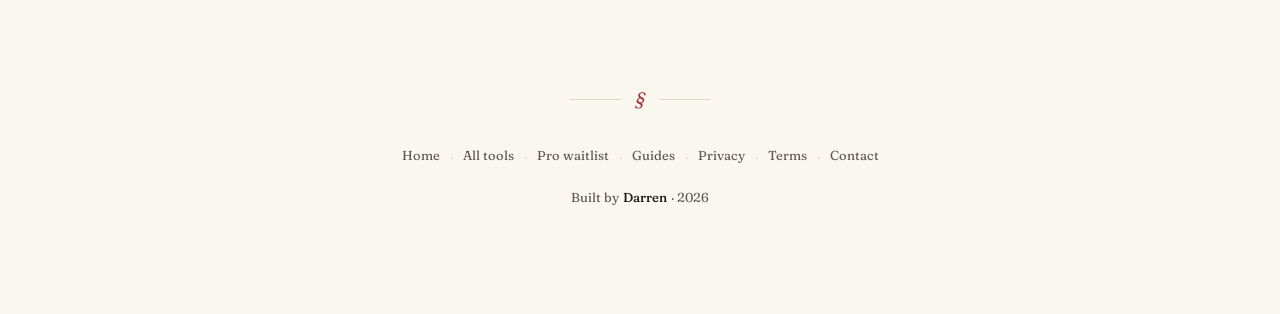
<file: tropes.html>
﻿<!DOCTYPE html>
<html lang="en">
<head>
<meta charset="UTF-8">
<meta name="viewport" content="width=device-width, initial-scale=1">
<title>Trope finder &mdash; Authorly</title>
<meta name="description" content="Free trope finder for indie authors. Identify the searchable tropes already in your plot, ranked by reader-search appeal, with marketing angles for each.">
<meta name="theme-color" content="#faf6f0" media="(prefers-color-scheme: light)">
<meta name="theme-color" content="#1c1814" media="(prefers-color-scheme: dark)">
<link rel="canonical" href="https://authorly.tools/tropes">
<link rel="icon" href="/favicon.svg" type="image/svg+xml">
<link rel="manifest" href="/manifest.webmanifest">
<link rel="apple-touch-icon" href="/apple-touch-icon.png">

<meta property="og:type" content="website">
<meta property="og:url" content="https://authorly.tools/tropes">
<meta property="og:title" content="Trope finder &mdash; Authorly">
<meta property="og:description" content="Identify the searchable tropes already in your plot, ranked by reader appeal, with marketing angles for each.">
<meta property="og:image" content="https://authorly.tools/og.png">
<meta property="og:image:type" content="image/png">
<meta property="og:image:width" content="2400">
<meta property="og:image:height" content="1260">
<meta property="og:image:alt" content="Authorly &mdash; free tools for indie authors">
<meta property="og:locale" content="en_US">
<meta property="og:site_name" content="Authorly">

<meta name="twitter:card" content="summary_large_image">
<meta name="twitter:url" content="https://authorly.tools/tropes">
<meta name="twitter:title" content="Trope finder &mdash; Authorly">
<meta name="twitter:description" content="Find the tropes in your plot that readers actively search for.">
<meta name="twitter:image" content="https://authorly.tools/og.png">
<meta name="twitter:image:alt" content="Authorly — free tools for indie authors">

<script type="application/ld+json">
{"@context":"https://schema.org","@graph":[{"@type":"WebApplication","name":"Trope finder","url":"https://authorly.tools/tropes","description":"Identify the searchable tropes already in your plot, ranked by reader appeal, with marketing angles for each.","applicationCategory":"BusinessApplication","operatingSystem":"Any","isAccessibleForFree":true,"offers":{"@type":"Offer","price":"0","priceCurrency":"USD"},"softwareVersion":"0.1.0","browserRequirements":"Requires JavaScript","dateModified":"2026-05-08","publisher":{"@type":"Organization","name":"Authorly","url":"https://authorly.tools/"}},{"@type":"BreadcrumbList","itemListElement":[{"@type":"ListItem","position":1,"name":"Home","item":"https://authorly.tools/"},{"@type":"ListItem","position":2,"name":"Trope finder","item":"https://authorly.tools/tropes"}]}]}
</script>
<script src="/feedback.js?v=4" defer></script>
<script src="/tool.js?v=4" defer></script>
<script src="/src/lib/author-profile.js" defer></script>
<script src="/src/lib/author-profile-ui.js" defer></script>
<script src="/page/tropes.js" defer></script>
<link rel="preload" as="font" type="font/woff2" href="/assets/fonts/Fraunces-normal-300_900-latin.woff2" crossorigin>
<link rel="stylesheet" href="/tool.css?v=4">
</head>
<body>
<a class="skip-link" href="#tool">Skip to the tool</a>
<div class="container">

<header class="site-header">
  <a href="/" class="logo">Author<em>ly</em></a>
  <nav class="nav">
    <a href="/">Home</a>
    <a href="/#more">Tools</a>
    <a href="/guides">Guides</a>
  </nav>
</header>

<section class="hero">
  <div class="eyebrow">Discoverability</div>
  <h1>Find the <em>tropes</em> readers search for.</h1>
  <p class="hero-sub">Paste your plot. We'll surface the tropes already in it that readers actively search for, ranked by appeal &mdash; plus marketing angles for each.</p>
</section>

<div class="ornament"><span>&sect;</span></div>

<main>

<section class="tool-card" id="tool" tabindex="-1">
  <div class="tool-label">The free tool</div>
  <h2 class="tool-title">Trope finder</h2>
  <p class="tool-desc">Tell us about your plot. We'll identify the tropes already there &mdash; enemies-to-lovers, found family, slow burn, second chance, whatever fits &mdash; ranked by reader-search appeal, with a one-line marketing angle for each.</p>

  <div id="author-profile-strip"></div>

  <details class="sample">
    <summary>See an example of what you'll get</summary>
    <div class="sample-body">
      <h2>Tropes already in your plot</h2>
      <ol>
        <li><strong>Enemies to lovers</strong> &mdash; Evidence: "she once published a takedown of him." Lean in by: tagline "She built her career tearing his apart."</li>
        <li><strong>Forced proximity</strong> &mdash; Evidence: "trapped in a snowed-in Oxford library after closing." Lean in by: ad headline "One library. One night. Twelve years of bad blood."</li>
        <li><strong>Slow burn</strong> &mdash; Evidence: explicit in description. Lean in by: name it on the back-cover blurb; BookTok readers filter by it.</li>
        <li><strong>Dual POV</strong> &mdash; Evidence: explicit. Lean in by: alternating POV chapter headings on the cover or in sample.</li>
        <li><strong>Academic rivals</strong> &mdash; Evidence: "two rival academics." Lean in by: cover with two figures separated by library shelves.</li>
      </ol>
      <h2>Adjacent tropes worth considering</h2>
      <ul>
        <li><strong>Grumpy/sunshine</strong> &mdash; One small revision: lean into one being noticeably warmer or wittier on page than the other.</li>
      </ul>
      <h2>Where to use these</h2>
      <ul>
        <li>Amazon ad copy: "For readers who love enemies to lovers and forced proximity."</li>
        <li>BookTok caption hooks: pair "academic rivals" with a 5-second visual of two characters reaching for the same book.</li>
        <li>Back-cover blurb: name 2&ndash;3 tropes explicitly &mdash; readers shop by trope now.</li>
      </ul>
      <p class="sample-meta">Generated from a 4-sentence academic romance pitch. Each trope gets a one-click Copy button on the live tool.</p>
    </div>
  </details>

  <label class="input-label" for="book-desc">Your book description</label>
  <textarea id="book-desc" placeholder="Two rival academics &mdash; she's a tenured medievalist, he's the visiting fellow she once published a takedown of &mdash; get trapped in a snowed-in Oxford library after closing. Ten years of professional bad blood, twelve hours, one heated argument that turns into something else entirely. Adult academic romance, slow burn, dual POV." maxlength="2000" autocomplete="off" spellcheck="true" aria-describedby="cc"></textarea>
  <div class="char-count"><span id="cc">0</span> / 2000</div>

  <div class="input-label" id="genre-label">Genre <span class="opt">(optional, sharpens the read)</span></div>
  <div class="genre-row" id="genre-row" role="group" aria-labelledby="genre-label">
    <button type="button" class="genre-chip" data-g="" aria-pressed="true">Any</button>
    <details class="genre-cluster"><summary>Romance <span class="caret" aria-hidden="true">&#9662;</span></summary>
      <div class="genre-sub-row">
        <button type="button" class="genre-chip" data-g="romance_contemporary" aria-pressed="false">Contemporary</button>
        <button type="button" class="genre-chip" data-g="romance_historical" aria-pressed="false">Historical / Regency</button>
        <button type="button" class="genre-chip" data-g="romance_paranormal" aria-pressed="false">Paranormal / Shifter</button>
        <button type="button" class="genre-chip" data-g="romance_romantasy" aria-pressed="false">Romantasy</button>
        <button type="button" class="genre-chip" data-g="romance_dark" aria-pressed="false">Dark / Mafia</button>
        <button type="button" class="genre-chip" data-g="romance_smalltown" aria-pressed="false">Small-town / Cowboy</button>
        <button type="button" class="genre-chip" data-g="romance_suspense" aria-pressed="false">Romantic Suspense</button>
        <button type="button" class="genre-chip" data-g="romance_clean" aria-pressed="false">Christian / Clean</button>
      </div>
    </details>
    <details class="genre-cluster"><summary>Fantasy / Sci-Fi <span class="caret" aria-hidden="true">&#9662;</span></summary>
      <div class="genre-sub-row">
        <button type="button" class="genre-chip" data-g="fantasy_urban" aria-pressed="false">Urban Fantasy</button>
        <button type="button" class="genre-chip" data-g="fantasy_litrpg" aria-pressed="false">LitRPG / GameLit</button>
        <button type="button" class="genre-chip" data-g="fantasy_romantasy" aria-pressed="false">Romantasy</button>
        <button type="button" class="genre-chip" data-g="fantasy_epic" aria-pressed="false">Epic / High Fantasy</button>
        <button type="button" class="genre-chip" data-g="scifi_hard" aria-pressed="false">Hard Sci-Fi</button>
        <button type="button" class="genre-chip" data-g="scifi_military" aria-pressed="false">Military Sci-Fi</button>
        <button type="button" class="genre-chip" data-g="scifi_dystopian_ya" aria-pressed="false">Dystopian / YA-adjacent</button>
      </div>
    </details>
    <details class="genre-cluster"><summary>Mystery / Thriller <span class="caret" aria-hidden="true">&#9662;</span></summary>
      <div class="genre-sub-row">
        <button type="button" class="genre-chip" data-g="mystery_cozy" aria-pressed="false">Cozy</button>
        <button type="button" class="genre-chip" data-g="mystery_hardboiled" aria-pressed="false">Hardboiled / Crime</button>
        <button type="button" class="genre-chip" data-g="thriller_psychological" aria-pressed="false">Psychological</button>
        <button type="button" class="genre-chip" data-g="thriller_military" aria-pressed="false">Military Thriller</button>
        <button type="button" class="genre-chip" data-g="thriller_legal" aria-pressed="false">Legal / Procedural</button>
      </div>
    </details>
    <details class="genre-cluster"><summary>Literary / Book club <span class="caret" aria-hidden="true">&#9662;</span></summary>
      <div class="genre-sub-row">
        <button type="button" class="genre-chip" data-g="literary" aria-pressed="false">Literary</button>
        <button type="button" class="genre-chip" data-g="literary_womens" aria-pressed="false">Women's Fiction</button>
      </div>
    </details>
    <details class="genre-cluster"><summary>YA / Kidlit <span class="caret" aria-hidden="true">&#9662;</span></summary>
      <div class="genre-sub-row">
        <button type="button" class="genre-chip" data-g="ya_contemporary" aria-pressed="false">YA Contemporary</button>
        <button type="button" class="genre-chip" data-g="ya_fantasy" aria-pressed="false">YA Fantasy</button>
        <button type="button" class="genre-chip" data-g="ya_dystopian" aria-pressed="false">YA Dystopian</button>
        <button type="button" class="genre-chip" data-g="middle_grade" aria-pressed="false">Middle Grade</button>
        <button type="button" class="genre-chip" data-g="picture_book" aria-pressed="false">Picture Book</button>
      </div>
    </details>
    <details class="genre-cluster"><summary>Non-fiction <span class="caret" aria-hidden="true">&#9662;</span></summary>
      <div class="genre-sub-row">
        <button type="button" class="genre-chip" data-g="nonfiction_memoir" aria-pressed="false">Memoir</button>
        <button type="button" class="genre-chip" data-g="nonfiction_business" aria-pressed="false">Business / How-to</button>
        <button type="button" class="genre-chip" data-g="nonfiction_selfhelp" aria-pressed="false">Self-help / Productivity</button>
        <button type="button" class="genre-chip" data-g="nonfiction_cookbook" aria-pressed="false">Cookbook / Hobby</button>
      </div>
    </details>
  </div>

  <div class="input-label" id="cultural-anchor-label">Audience anchor <span class="opt">(optional, surface tropes that resonate with a specific bookshelf)</span></div>
  <select id="cultural_anchor" name="cultural_anchor" class="cultural-anchor-select" aria-labelledby="cultural-anchor-label">
    <option value="">Any audience (default)</option>
    <option value="black_american">Black American authors</option>
    <option value="south_asian">South Asian / diaspora authors</option>
    <option value="latam">Latin American / diaspora authors</option>
    <option value="afrofuturist">Afrofuturist / African diaspora</option>
    <option value="east_asian">East Asian / diaspora authors</option>
    <option value="indigenous">Indigenous authors</option>
  </select>

  <button class="btn" id="generate">Find tropes <span class="btn-arrow">&rarr;</span></button>

  <div class="output" id="output" aria-live="polite" aria-busy="false">
    <h3 class="output-title">Your tropes</h3>
    <div class="output-body" id="output-body"></div>
  </div>
</section>

</main>

<aside class="also-useful">Also useful: <a href="/blurb">Amazon book description</a> · <a href="/keywords">KDP keywords</a> · <a href="/ads">Ad headlines</a></aside>

<footer class="site-footer">
  <div class="site-footer-mark" aria-hidden="true"><span>&sect;</span></div>
  <nav class="site-footer-links" aria-label="Site">
    <a href="/">Home</a>
    <span class="site-footer-sep" aria-hidden="true">&middot;</span>
    <a href="/#more">All tools</a>
    <span class="site-footer-sep" aria-hidden="true">&middot;</span>
    <a href="/#waitlist">Pro waitlist</a>
    <span class="site-footer-sep" aria-hidden="true">&middot;</span>
    <a href="/guides">Guides</a>
    <span class="site-footer-sep" aria-hidden="true">&middot;</span>
    <a href="/privacy">Privacy</a>
    <span class="site-footer-sep" aria-hidden="true">&middot;</span>
    <a href="/terms">Terms</a>
    <span class="site-footer-sep" aria-hidden="true">&middot;</span>
    <a class="contact" data-u="hello" data-d="authorly.tools">Contact</a>
  </nav>
  <p class="site-footer-byline">Built by <strong>Darren</strong> &middot; 2026</p>
</footer>

</div>

<!-- Cloudflare Web Analytics --><script defer src="https://static.cloudflareinsights.com/beacon.min.js" data-cf-beacon='{"token": "912107db2a1e418b847fd8e8260366d6"}'></script><!-- End Cloudflare Web Analytics -->
</body>
</html>
</file>
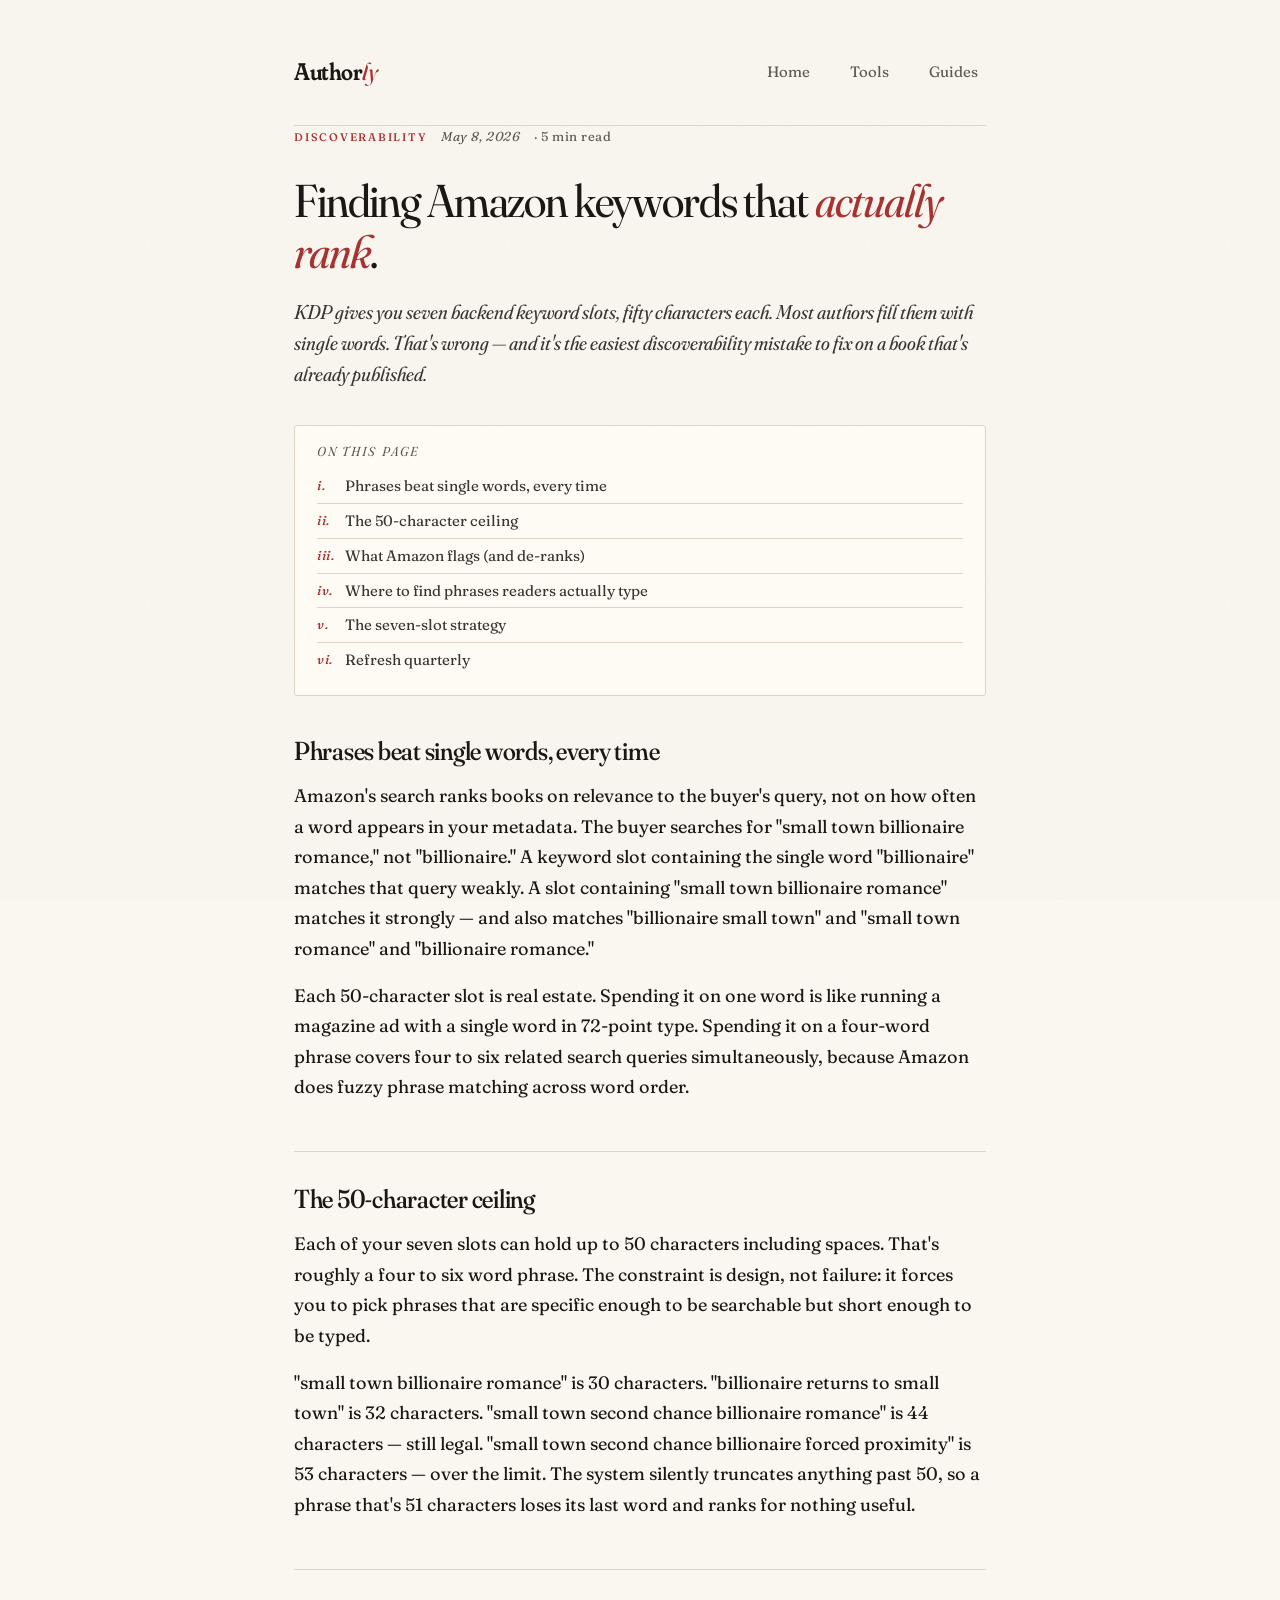
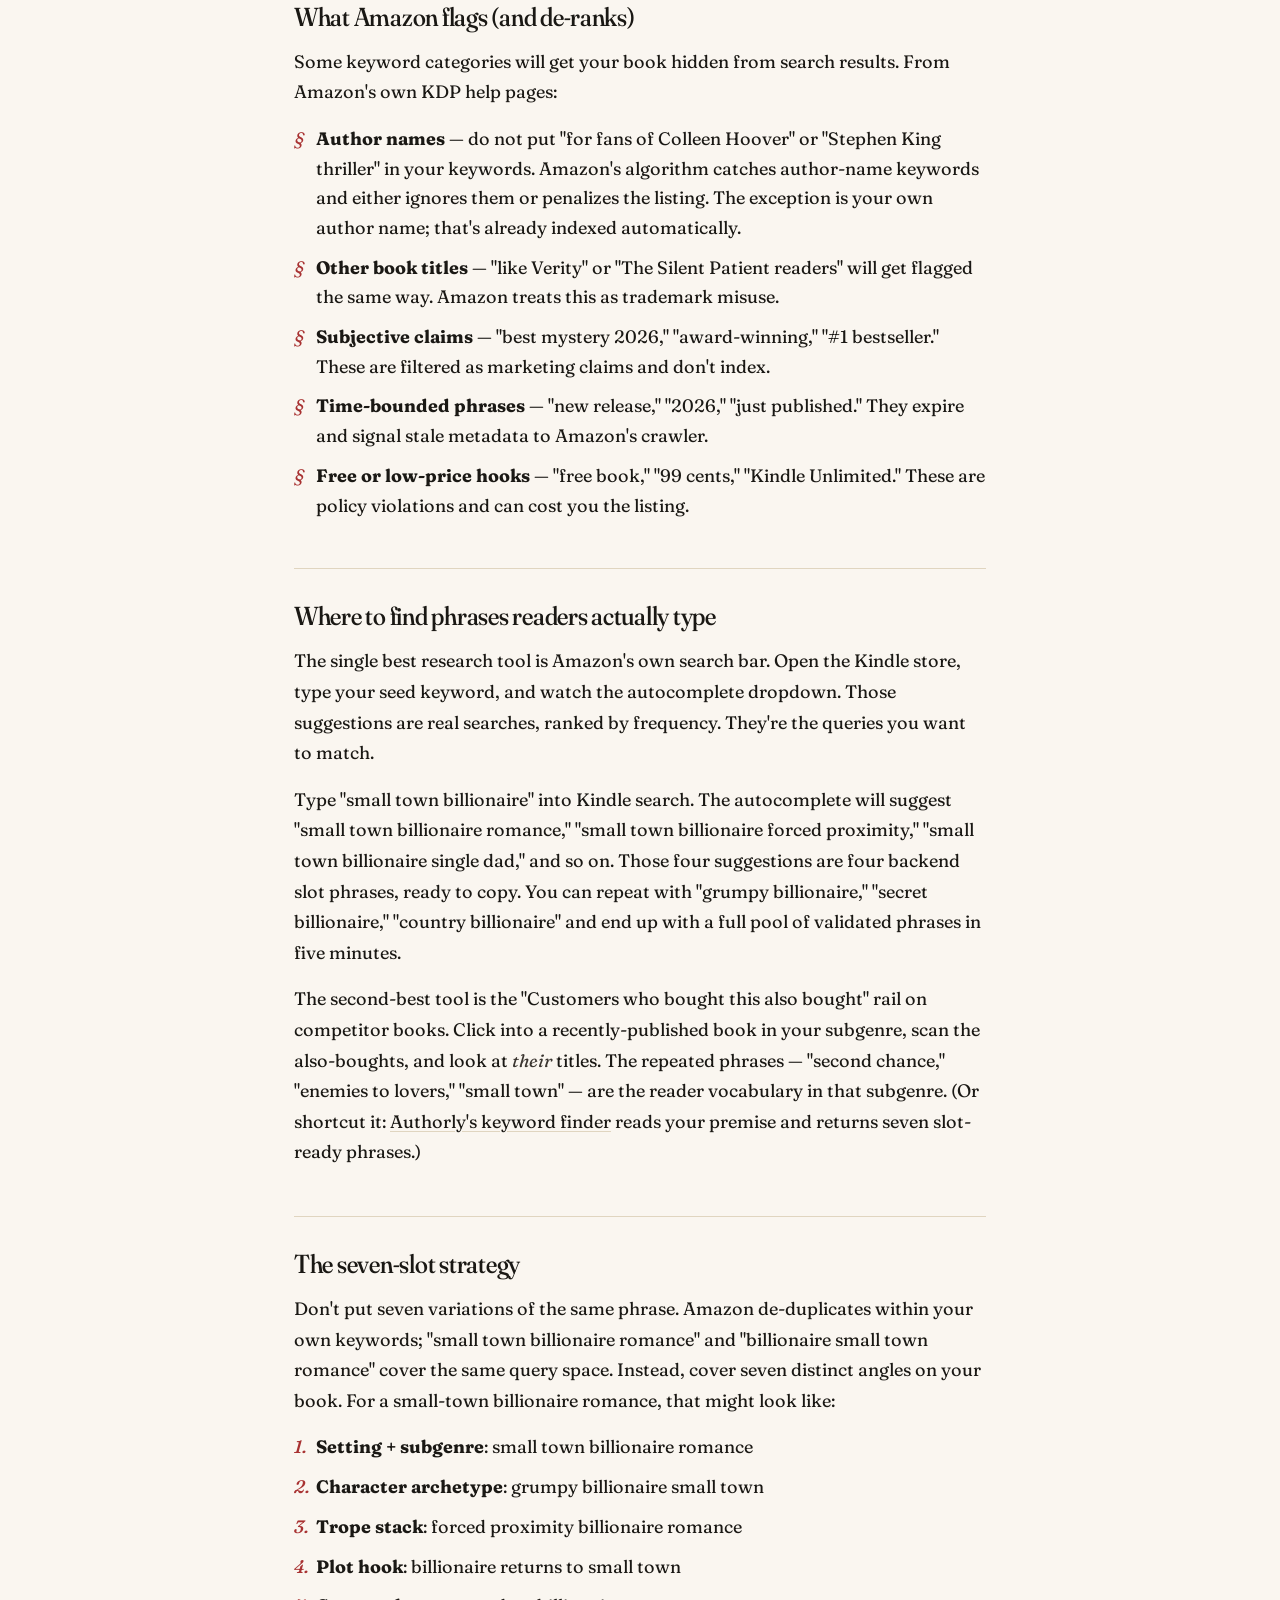
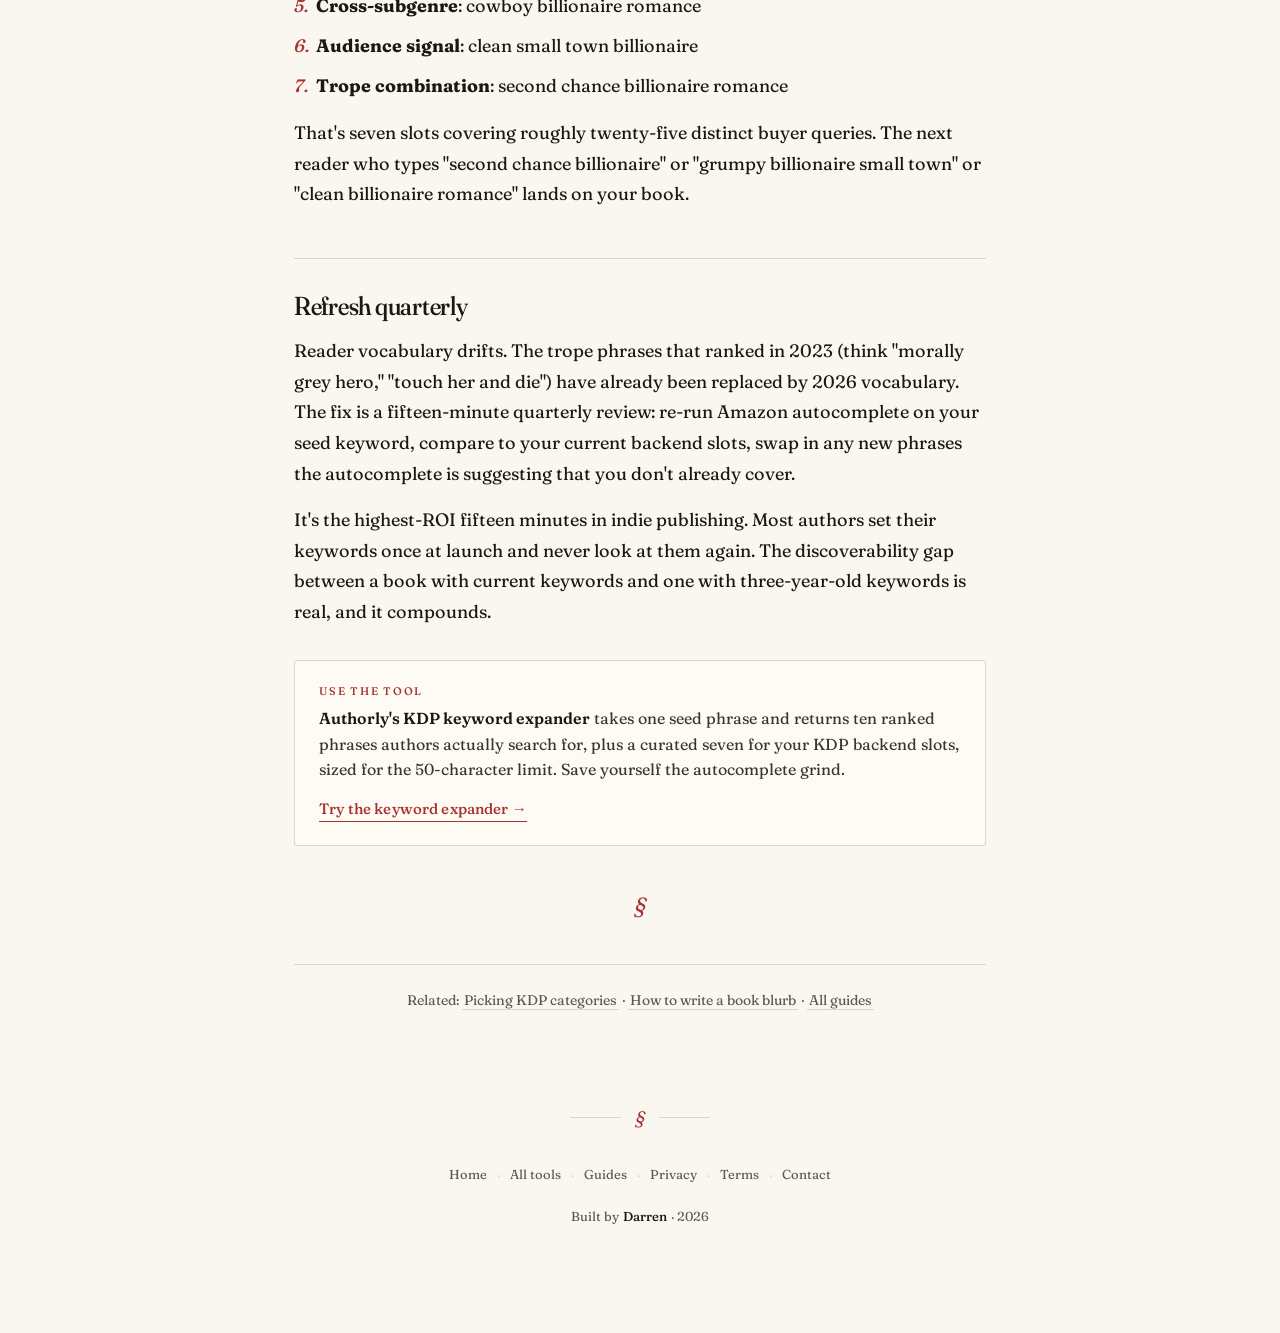
<file: guides/finding-amazon-keywords-that-rank.html>
﻿<!DOCTYPE html>
<html lang="en">
<head>
<meta charset="UTF-8">
<meta name="viewport" content="width=device-width, initial-scale=1">
<title>Finding Amazon keywords that actually rank &mdash; Authorly</title>
<meta name="description" content="A practical guide to KDP keywords for indie authors. The 50-character limit, why phrase-match beats single words, and what Amazon flags. Real examples.">
<meta name="theme-color" content="#faf6f0" media="(prefers-color-scheme: light)">
<meta name="theme-color" content="#1c1814" media="(prefers-color-scheme: dark)">
<link rel="canonical" href="https://authorly.tools/guides/finding-amazon-keywords-that-rank">
<link rel="icon" href="/favicon.svg" type="image/svg+xml">
<link rel="manifest" href="/manifest.webmanifest">
<link rel="apple-touch-icon" href="/apple-touch-icon.png">

<meta property="og:type" content="article">
<meta property="og:url" content="https://authorly.tools/guides/finding-amazon-keywords-that-rank">
<meta property="og:title" content="Finding Amazon keywords that actually rank">
<meta property="og:description" content="A practical guide to KDP keywords for indie authors. 50-character limits, phrase-match logic, and what Amazon flags. Real examples.">
<meta property="og:image" content="https://authorly.tools/og.png">
<meta property="og:image:type" content="image/png">
<meta property="og:image:width" content="2400">
<meta property="og:image:height" content="1260">
<meta property="og:image:alt" content="Authorly &mdash; free tools for indie authors">
<meta property="og:locale" content="en_US">
<meta property="og:site_name" content="Authorly">
<meta property="article:published_time" content="2026-05-08">
<meta property="article:modified_time" content="2026-05-08">
<meta property="article:author" content="Darren">
<meta property="article:section" content="Discoverability">

<meta name="twitter:card" content="summary_large_image">
<meta name="twitter:url" content="https://authorly.tools/guides/finding-amazon-keywords-that-rank">
<meta name="twitter:title" content="Finding Amazon keywords that actually rank">
<meta name="twitter:description" content="A practical guide to KDP keywords for indie authors. 50-character limits, phrase-match logic, and what Amazon flags.">
<meta name="twitter:image" content="https://authorly.tools/og.png">
<meta name="twitter:image:alt" content="Authorly &mdash; free tools for indie authors">

<script type="application/ld+json">
{"@context":"https://schema.org","@graph":[{"@type":"Article","headline":"Finding Amazon keywords that actually rank","description":"A practical guide to KDP keywords for indie authors. 50-character limits, phrase-match logic, and what Amazon flags.","url":"https://authorly.tools/guides/finding-amazon-keywords-that-rank","datePublished":"2026-05-08","dateModified":"2026-05-08","inLanguage":"en-US","author":{"@type":"Person","name":"Darren"},"publisher":{"@type":"Organization","name":"Authorly","url":"https://authorly.tools/","logo":{"@type":"ImageObject","url":"https://authorly.tools/og.png"}},"mainEntityOfPage":{"@type":"WebPage","@id":"https://authorly.tools/guides/finding-amazon-keywords-that-rank"},"image":"https://authorly.tools/og.png","articleSection":"Discoverability","wordCount":900},{"@type":"BreadcrumbList","itemListElement":[{"@type":"ListItem","position":1,"name":"Home","item":"https://authorly.tools/"},{"@type":"ListItem","position":2,"name":"Guides","item":"https://authorly.tools/guides"},{"@type":"ListItem","position":3,"name":"Finding Amazon keywords","item":"https://authorly.tools/guides/finding-amazon-keywords-that-rank"}]}]}
</script>

<script src="/feedback.js?v=4" defer></script>
<script src="/tool.js?v=4" defer></script>
<link rel="preload" as="font" type="font/woff2" href="/assets/fonts/Fraunces-normal-300_900-latin.woff2" crossorigin>
<link rel="stylesheet" href="/tool.css?v=4">
</head>
<body class="page-guide">
<a class="skip-link" href="#content">Skip to the guide</a>
<div class="container">

<header class="site-header">
  <a href="/" class="logo">Author<em>ly</em></a>
  <nav class="nav">
    <a href="/">Home</a>
    <a href="/#more">Tools</a>
    <a href="/guides">Guides</a>
  </nav>
</header>

<main id="content" tabindex="-1">

<article>
  <div class="guide-meta guide-meta--space-above">
    <span class="guide-tag">Discoverability</span>
    <time datetime="2026-05-08">May 8, 2026</time>
    <span>&middot; 5 min read</span>
  </div>

  <h1>Finding Amazon keywords that <em>actually rank</em>.</h1>

  <p class="lede">KDP gives you seven backend keyword slots, fifty characters each. Most authors fill them with single words. That's wrong &mdash; and it's the easiest discoverability mistake to fix on a book that's already published.</p>

  <nav class="toc" aria-label="On this page">
    <h2 id="on-this-page">On this page</h2>
    <ol>
      <li><a href="#phrases-beat-words">Phrases beat single words, every time</a></li>
      <li><a href="#fifty-char-ceiling">The 50-character ceiling</a></li>
      <li><a href="#amazon-flags">What Amazon flags (and de-ranks)</a></li>
      <li><a href="#where-to-find">Where to find phrases readers actually type</a></li>
      <li><a href="#seven-slot-strategy">The seven-slot strategy</a></li>
      <li><a href="#refresh-quarterly">Refresh quarterly</a></li>
    </ol>
  </nav>

  <h2 id="phrases-beat-words">Phrases beat single words, every time</h2>

  <p>Amazon's search ranks books on relevance to the buyer's query, not on how often a word appears in your metadata. The buyer searches for "small town billionaire romance," not "billionaire." A keyword slot containing the single word "billionaire" matches that query weakly. A slot containing "small town billionaire romance" matches it strongly &mdash; and also matches "billionaire small town" and "small town romance" and "billionaire romance."</p>

  <p>Each 50-character slot is real estate. Spending it on one word is like running a magazine ad with a single word in 72-point type. Spending it on a four-word phrase covers four to six related search queries simultaneously, because Amazon does fuzzy phrase matching across word order.</p>

  <h2 id="fifty-char-ceiling">The 50-character ceiling</h2>

  <p>Each of your seven slots can hold up to 50 characters including spaces. That's roughly a four to six word phrase. The constraint is design, not failure: it forces you to pick phrases that are specific enough to be searchable but short enough to be typed.</p>

  <p>"small town billionaire romance" is 30 characters. "billionaire returns to small town" is 32 characters. "small town second chance billionaire romance" is 44 characters &mdash; still legal. "small town second chance billionaire forced proximity" is 53 characters &mdash; over the limit. The system silently truncates anything past 50, so a phrase that's 51 characters loses its last word and ranks for nothing useful.</p>

  <h2 id="amazon-flags">What Amazon flags (and de-ranks)</h2>

  <p>Some keyword categories will get your book hidden from search results. From Amazon's own KDP help pages:</p>

  <ul>
    <li><strong>Author names</strong> &mdash; do not put "for fans of Colleen Hoover" or "Stephen King thriller" in your keywords. Amazon's algorithm catches author-name keywords and either ignores them or penalizes the listing. The exception is your own author name; that's already indexed automatically.</li>
    <li><strong>Other book titles</strong> &mdash; "like Verity" or "The Silent Patient readers" will get flagged the same way. Amazon treats this as trademark misuse.</li>
    <li><strong>Subjective claims</strong> &mdash; "best mystery 2026," "award-winning," "#1 bestseller." These are filtered as marketing claims and don't index.</li>
    <li><strong>Time-bounded phrases</strong> &mdash; "new release," "2026," "just published." They expire and signal stale metadata to Amazon's crawler.</li>
    <li><strong>Free or low-price hooks</strong> &mdash; "free book," "99 cents," "Kindle Unlimited." These are policy violations and can cost you the listing.</li>
  </ul>

  <h2 id="where-to-find">Where to find phrases readers actually type</h2>

  <p>The single best research tool is Amazon's own search bar. Open the Kindle store, type your seed keyword, and watch the autocomplete dropdown. Those suggestions are real searches, ranked by frequency. They're the queries you want to match.</p>

  <p>Type "small town billionaire" into Kindle search. The autocomplete will suggest "small town billionaire romance," "small town billionaire forced proximity," "small town billionaire single dad," and so on. Those four suggestions are four backend slot phrases, ready to copy. You can repeat with "grumpy billionaire," "secret billionaire," "country billionaire" and end up with a full pool of validated phrases in five minutes.</p>

  <p>The second-best tool is the "Customers who bought this also bought" rail on competitor books. Click into a recently-published book in your subgenre, scan the also-boughts, and look at <em>their</em> titles. The repeated phrases &mdash; "second chance," "enemies to lovers," "small town" &mdash; are the reader vocabulary in that subgenre. (Or shortcut it: <a href="/keywords">Authorly's keyword finder</a> reads your premise and returns seven slot-ready phrases.)</p>

  <h2 id="seven-slot-strategy">The seven-slot strategy</h2>

  <p>Don't put seven variations of the same phrase. Amazon de-duplicates within your own keywords; "small town billionaire romance" and "billionaire small town romance" cover the same query space. Instead, cover seven distinct angles on your book. For a small-town billionaire romance, that might look like:</p>

  <ol>
    <li><strong>Setting + subgenre</strong>: small town billionaire romance</li>
    <li><strong>Character archetype</strong>: grumpy billionaire small town</li>
    <li><strong>Trope stack</strong>: forced proximity billionaire romance</li>
    <li><strong>Plot hook</strong>: billionaire returns to small town</li>
    <li><strong>Cross-subgenre</strong>: cowboy billionaire romance</li>
    <li><strong>Audience signal</strong>: clean small town billionaire</li>
    <li><strong>Trope combination</strong>: second chance billionaire romance</li>
  </ol>

  <p>That's seven slots covering roughly twenty-five distinct buyer queries. The next reader who types "second chance billionaire" or "grumpy billionaire small town" or "clean billionaire romance" lands on your book.</p>

  <h2 id="refresh-quarterly">Refresh quarterly</h2>

  <p>Reader vocabulary drifts. The trope phrases that ranked in 2023 (think "morally grey hero," "touch her and die") have already been replaced by 2026 vocabulary. The fix is a fifteen-minute quarterly review: re-run Amazon autocomplete on your seed keyword, compare to your current backend slots, swap in any new phrases the autocomplete is suggesting that you don't already cover.</p>

  <p>It's the highest-ROI fifteen minutes in indie publishing. Most authors set their keywords once at launch and never look at them again. The discoverability gap between a book with current keywords and one with three-year-old keywords is real, and it compounds.</p>

  <div class="guide-callout">
    <div class="guide-callout-eyebrow">Use the tool</div>
    <p><strong>Authorly's KDP keyword expander</strong> takes one seed phrase and returns ten ranked phrases authors actually search for, plus a curated seven for your KDP backend slots, sized for the 50-character limit. Save yourself the autocomplete grind.</p>
    <a class="btn-inline" href="/keywords">Try the keyword expander &rarr;</a>
  </div>

  <p class="guide-end">&sect;</p>

  <nav class="guide-nav" aria-label="Related guides">
    Related: <a href="/guides/picking-kdp-categories">Picking KDP categories</a> &middot; <a href="/guides/how-to-write-a-book-blurb">How to write a book blurb</a> &middot; <a href="/guides">All guides</a>
  </nav>
</article>

</main>

<footer class="site-footer">
  <div class="site-footer-mark" aria-hidden="true"><span>&sect;</span></div>
  <nav class="site-footer-links" aria-label="Site">
    <a href="/">Home</a>
    <span class="site-footer-sep" aria-hidden="true">&middot;</span>
    <a href="/#more">All tools</a>
    <span class="site-footer-sep" aria-hidden="true">&middot;</span>
    <a href="/guides">Guides</a>
    <span class="site-footer-sep" aria-hidden="true">&middot;</span>
    <a href="/privacy">Privacy</a>
    <span class="site-footer-sep" aria-hidden="true">&middot;</span>
    <a href="/terms">Terms</a>
    <span class="site-footer-sep" aria-hidden="true">&middot;</span>
    <a class="contact" data-u="hello" data-d="authorly.tools">Contact</a>
  </nav>
  <p class="site-footer-byline">Built by <strong>Darren</strong> &middot; 2026</p>
</footer>

</div>

<!-- Cloudflare Web Analytics --><script defer src="https://static.cloudflareinsights.com/beacon.min.js" data-cf-beacon='{"token": "912107db2a1e418b847fd8e8260366d6"}'></script><!-- End Cloudflare Web Analytics -->
</body>
</html>
</file>
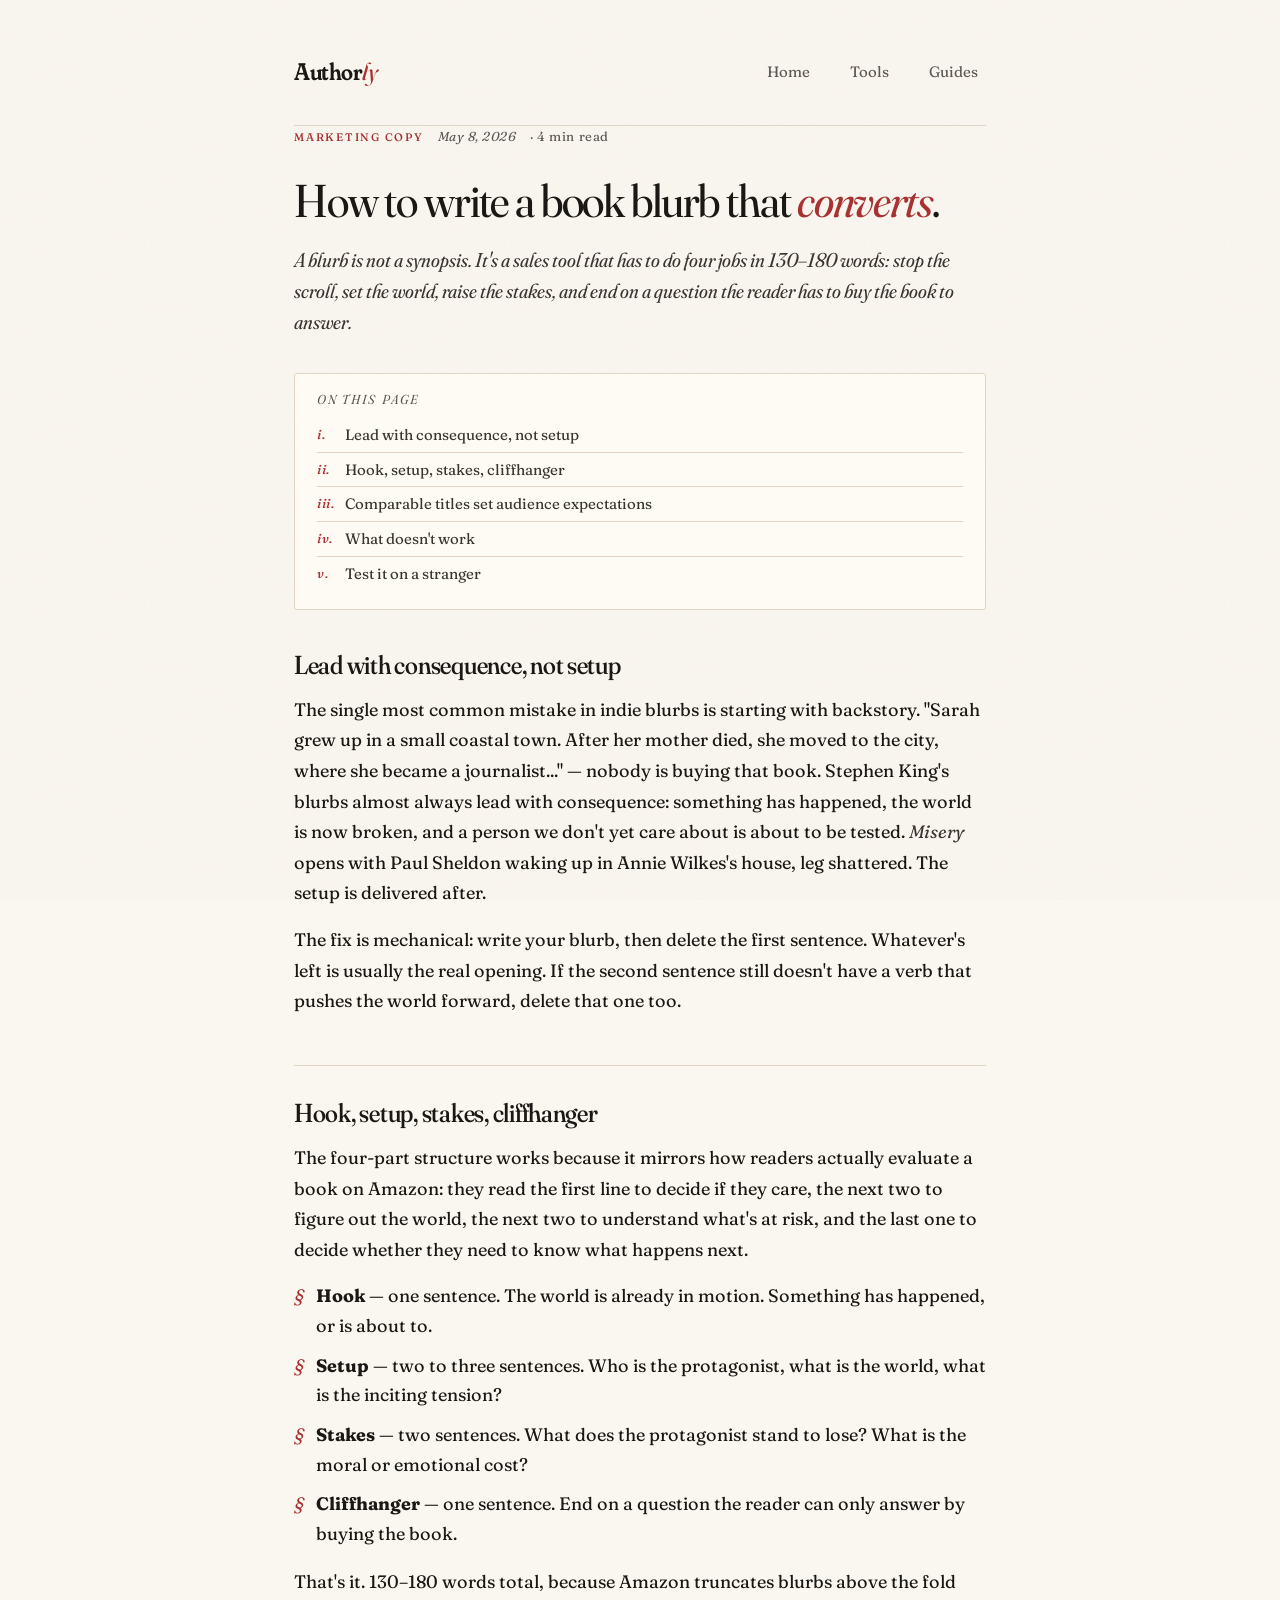
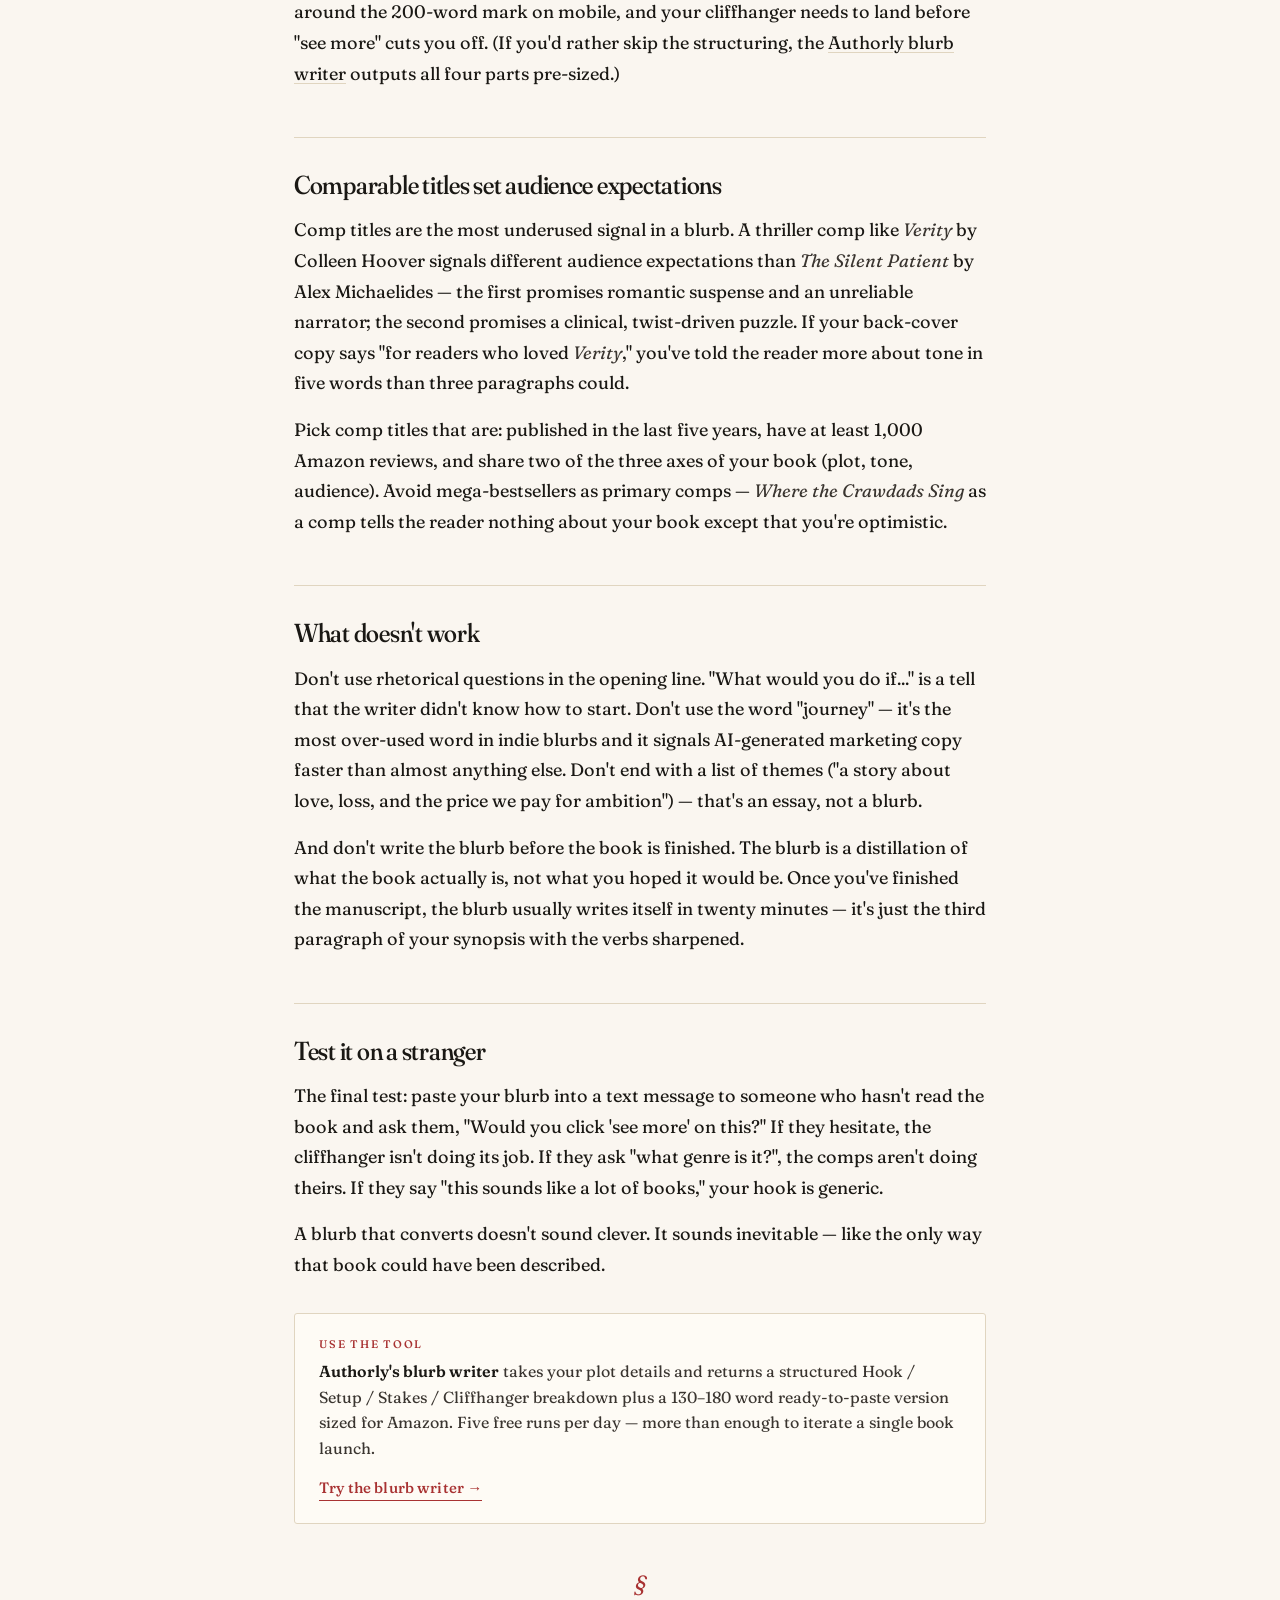
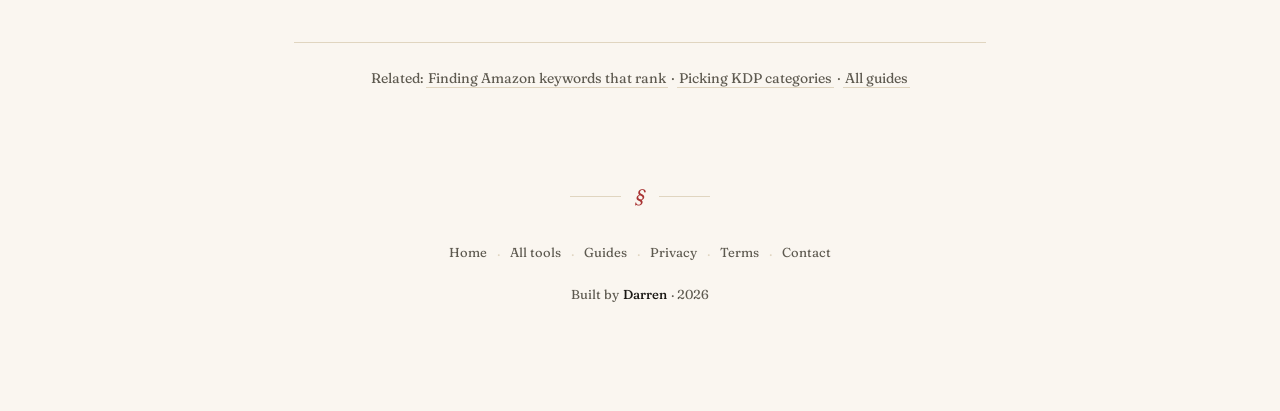
<file: guides/how-to-write-a-book-blurb.html>
﻿<!DOCTYPE html>
<html lang="en">
<head>
<meta charset="UTF-8">
<meta name="viewport" content="width=device-width, initial-scale=1">
<title>How to write a book blurb that converts &mdash; Authorly</title>
<meta name="description" content="An honest guide to writing book blurbs that convert browsers into buyers. Hook, setup, stakes, cliffhanger &mdash; with examples from real bestsellers.">
<meta name="theme-color" content="#faf6f0" media="(prefers-color-scheme: light)">
<meta name="theme-color" content="#1c1814" media="(prefers-color-scheme: dark)">
<link rel="canonical" href="https://authorly.tools/guides/how-to-write-a-book-blurb">
<link rel="icon" href="/favicon.svg" type="image/svg+xml">
<link rel="manifest" href="/manifest.webmanifest">
<link rel="apple-touch-icon" href="/apple-touch-icon.png">

<meta property="og:type" content="article">
<meta property="og:url" content="https://authorly.tools/guides/how-to-write-a-book-blurb">
<meta property="og:title" content="How to write a book blurb that converts">
<meta property="og:description" content="An honest guide for indie authors. Hook, setup, stakes, cliffhanger &mdash; with examples from real bestsellers.">
<meta property="og:image" content="https://authorly.tools/og.png">
<meta property="og:image:type" content="image/png">
<meta property="og:image:width" content="2400">
<meta property="og:image:height" content="1260">
<meta property="og:image:alt" content="Authorly &mdash; free tools for indie authors">
<meta property="og:locale" content="en_US">
<meta property="og:site_name" content="Authorly">
<meta property="article:published_time" content="2026-05-08">
<meta property="article:modified_time" content="2026-05-08">
<meta property="article:author" content="Darren">
<meta property="article:section" content="Marketing copy">

<meta name="twitter:card" content="summary_large_image">
<meta name="twitter:url" content="https://authorly.tools/guides/how-to-write-a-book-blurb">
<meta name="twitter:title" content="How to write a book blurb that converts">
<meta name="twitter:description" content="An honest guide for indie authors. Hook, setup, stakes, cliffhanger &mdash; with examples from real bestsellers.">
<meta name="twitter:image" content="https://authorly.tools/og.png">
<meta name="twitter:image:alt" content="Authorly &mdash; free tools for indie authors">

<script type="application/ld+json">
{"@context":"https://schema.org","@graph":[{"@type":"Article","headline":"How to write a book blurb that converts","description":"An honest guide for indie authors. Hook, setup, stakes, cliffhanger — with examples from real bestsellers.","url":"https://authorly.tools/guides/how-to-write-a-book-blurb","datePublished":"2026-05-08","dateModified":"2026-05-08","inLanguage":"en-US","author":{"@type":"Person","name":"Darren"},"publisher":{"@type":"Organization","name":"Authorly","url":"https://authorly.tools/","logo":{"@type":"ImageObject","url":"https://authorly.tools/og.png"}},"mainEntityOfPage":{"@type":"WebPage","@id":"https://authorly.tools/guides/how-to-write-a-book-blurb"},"image":"https://authorly.tools/og.png","articleSection":"Marketing copy","wordCount":850},{"@type":"BreadcrumbList","itemListElement":[{"@type":"ListItem","position":1,"name":"Home","item":"https://authorly.tools/"},{"@type":"ListItem","position":2,"name":"Guides","item":"https://authorly.tools/guides"},{"@type":"ListItem","position":3,"name":"How to write a book blurb","item":"https://authorly.tools/guides/how-to-write-a-book-blurb"}]}]}
</script>

<script src="/feedback.js?v=4" defer></script>
<script src="/tool.js?v=4" defer></script>
<link rel="preload" as="font" type="font/woff2" href="/assets/fonts/Fraunces-normal-300_900-latin.woff2" crossorigin>
<link rel="stylesheet" href="/tool.css?v=4">
</head>
<body class="page-guide">
<a class="skip-link" href="#content">Skip to the guide</a>
<div class="container">

<header class="site-header">
  <a href="/" class="logo">Author<em>ly</em></a>
  <nav class="nav">
    <a href="/">Home</a>
    <a href="/#more">Tools</a>
    <a href="/guides">Guides</a>
  </nav>
</header>

<main id="content" tabindex="-1">

<article>
  <div class="guide-meta guide-meta--space-above">
    <span class="guide-tag">Marketing copy</span>
    <time datetime="2026-05-08">May 8, 2026</time>
    <span>&middot; 4 min read</span>
  </div>

  <h1>How to write a book blurb that <em>converts</em>.</h1>

  <p class="lede">A blurb is not a synopsis. It's a sales tool that has to do four jobs in 130&ndash;180 words: stop the scroll, set the world, raise the stakes, and end on a question the reader has to buy the book to answer.</p>

  <nav class="toc" aria-label="On this page">
    <h2 id="on-this-page">On this page</h2>
    <ol>
      <li><a href="#lead-with-consequence">Lead with consequence, not setup</a></li>
      <li><a href="#hook-setup-stakes-cliffhanger">Hook, setup, stakes, cliffhanger</a></li>
      <li><a href="#comp-titles">Comparable titles set audience expectations</a></li>
      <li><a href="#what-doesnt-work">What doesn't work</a></li>
      <li><a href="#test-on-stranger">Test it on a stranger</a></li>
    </ol>
  </nav>

  <h2 id="lead-with-consequence">Lead with consequence, not setup</h2>

  <p>The single most common mistake in indie blurbs is starting with backstory. "Sarah grew up in a small coastal town. After her mother died, she moved to the city, where she became a journalist..." &mdash; nobody is buying that book. Stephen King's blurbs almost always lead with consequence: something has happened, the world is now broken, and a person we don't yet care about is about to be tested. <em>Misery</em> opens with Paul Sheldon waking up in Annie Wilkes's house, leg shattered. The setup is delivered after.</p>

  <p>The fix is mechanical: write your blurb, then delete the first sentence. Whatever's left is usually the real opening. If the second sentence still doesn't have a verb that pushes the world forward, delete that one too.</p>

  <h2 id="hook-setup-stakes-cliffhanger">Hook, setup, stakes, cliffhanger</h2>

  <p>The four-part structure works because it mirrors how readers actually evaluate a book on Amazon: they read the first line to decide if they care, the next two to figure out the world, the next two to understand what's at risk, and the last one to decide whether they need to know what happens next.</p>

  <ul>
    <li><strong>Hook</strong> &mdash; one sentence. The world is already in motion. Something has happened, or is about to.</li>
    <li><strong>Setup</strong> &mdash; two to three sentences. Who is the protagonist, what is the world, what is the inciting tension?</li>
    <li><strong>Stakes</strong> &mdash; two sentences. What does the protagonist stand to lose? What is the moral or emotional cost?</li>
    <li><strong>Cliffhanger</strong> &mdash; one sentence. End on a question the reader can only answer by buying the book.</li>
  </ul>

  <p>That's it. 130&ndash;180 words total, because Amazon truncates blurbs above the fold around the 200-word mark on mobile, and your cliffhanger needs to land before "see more" cuts you off. (If you'd rather skip the structuring, the <a href="/blurb">Authorly blurb writer</a> outputs all four parts pre-sized.)</p>

  <h2 id="comp-titles">Comparable titles set audience expectations</h2>

  <p>Comp titles are the most underused signal in a blurb. A thriller comp like <em>Verity</em> by Colleen Hoover signals different audience expectations than <em>The Silent Patient</em> by Alex Michaelides &mdash; the first promises romantic suspense and an unreliable narrator; the second promises a clinical, twist-driven puzzle. If your back-cover copy says "for readers who loved <em>Verity</em>," you've told the reader more about tone in five words than three paragraphs could.</p>

  <p>Pick comp titles that are: published in the last five years, have at least 1,000 Amazon reviews, and share two of the three axes of your book (plot, tone, audience). Avoid mega-bestsellers as primary comps &mdash; <em>Where the Crawdads Sing</em> as a comp tells the reader nothing about your book except that you're optimistic.</p>

  <h2 id="what-doesnt-work">What doesn't work</h2>

  <p>Don't use rhetorical questions in the opening line. "What would you do if..." is a tell that the writer didn't know how to start. Don't use the word "journey" &mdash; it's the most over-used word in indie blurbs and it signals AI-generated marketing copy faster than almost anything else. Don't end with a list of themes ("a story about love, loss, and the price we pay for ambition") &mdash; that's an essay, not a blurb.</p>

  <p>And don't write the blurb before the book is finished. The blurb is a distillation of what the book actually is, not what you hoped it would be. Once you've finished the manuscript, the blurb usually writes itself in twenty minutes &mdash; it's just the third paragraph of your synopsis with the verbs sharpened.</p>

  <h2 id="test-on-stranger">Test it on a stranger</h2>

  <p>The final test: paste your blurb into a text message to someone who hasn't read the book and ask them, "Would you click 'see more' on this?" If they hesitate, the cliffhanger isn't doing its job. If they ask "what genre is it?", the comps aren't doing theirs. If they say "this sounds like a lot of books," your hook is generic.</p>

  <p>A blurb that converts doesn't sound clever. It sounds inevitable &mdash; like the only way that book could have been described.</p>

  <div class="guide-callout">
    <div class="guide-callout-eyebrow">Use the tool</div>
    <p><strong>Authorly's blurb writer</strong> takes your plot details and returns a structured Hook / Setup / Stakes / Cliffhanger breakdown plus a 130&ndash;180 word ready-to-paste version sized for Amazon. Five free runs per day &mdash; more than enough to iterate a single book launch.</p>
    <a class="btn-inline" href="/blurb">Try the blurb writer &rarr;</a>
  </div>

  <p class="guide-end">&sect;</p>

  <nav class="guide-nav" aria-label="Related guides">
    Related: <a href="/guides/finding-amazon-keywords-that-rank">Finding Amazon keywords that rank</a> &middot; <a href="/guides/picking-kdp-categories">Picking KDP categories</a> &middot; <a href="/guides">All guides</a>
  </nav>
</article>

</main>

<footer class="site-footer">
  <div class="site-footer-mark" aria-hidden="true"><span>&sect;</span></div>
  <nav class="site-footer-links" aria-label="Site">
    <a href="/">Home</a>
    <span class="site-footer-sep" aria-hidden="true">&middot;</span>
    <a href="/#more">All tools</a>
    <span class="site-footer-sep" aria-hidden="true">&middot;</span>
    <a href="/guides">Guides</a>
    <span class="site-footer-sep" aria-hidden="true">&middot;</span>
    <a href="/privacy">Privacy</a>
    <span class="site-footer-sep" aria-hidden="true">&middot;</span>
    <a href="/terms">Terms</a>
    <span class="site-footer-sep" aria-hidden="true">&middot;</span>
    <a class="contact" data-u="hello" data-d="authorly.tools">Contact</a>
  </nav>
  <p class="site-footer-byline">Built by <strong>Darren</strong> &middot; 2026</p>
</footer>

</div>

<!-- Cloudflare Web Analytics --><script defer src="https://static.cloudflareinsights.com/beacon.min.js" data-cf-beacon='{"token": "912107db2a1e418b847fd8e8260366d6"}'></script><!-- End Cloudflare Web Analytics -->
</body>
</html>
</file>
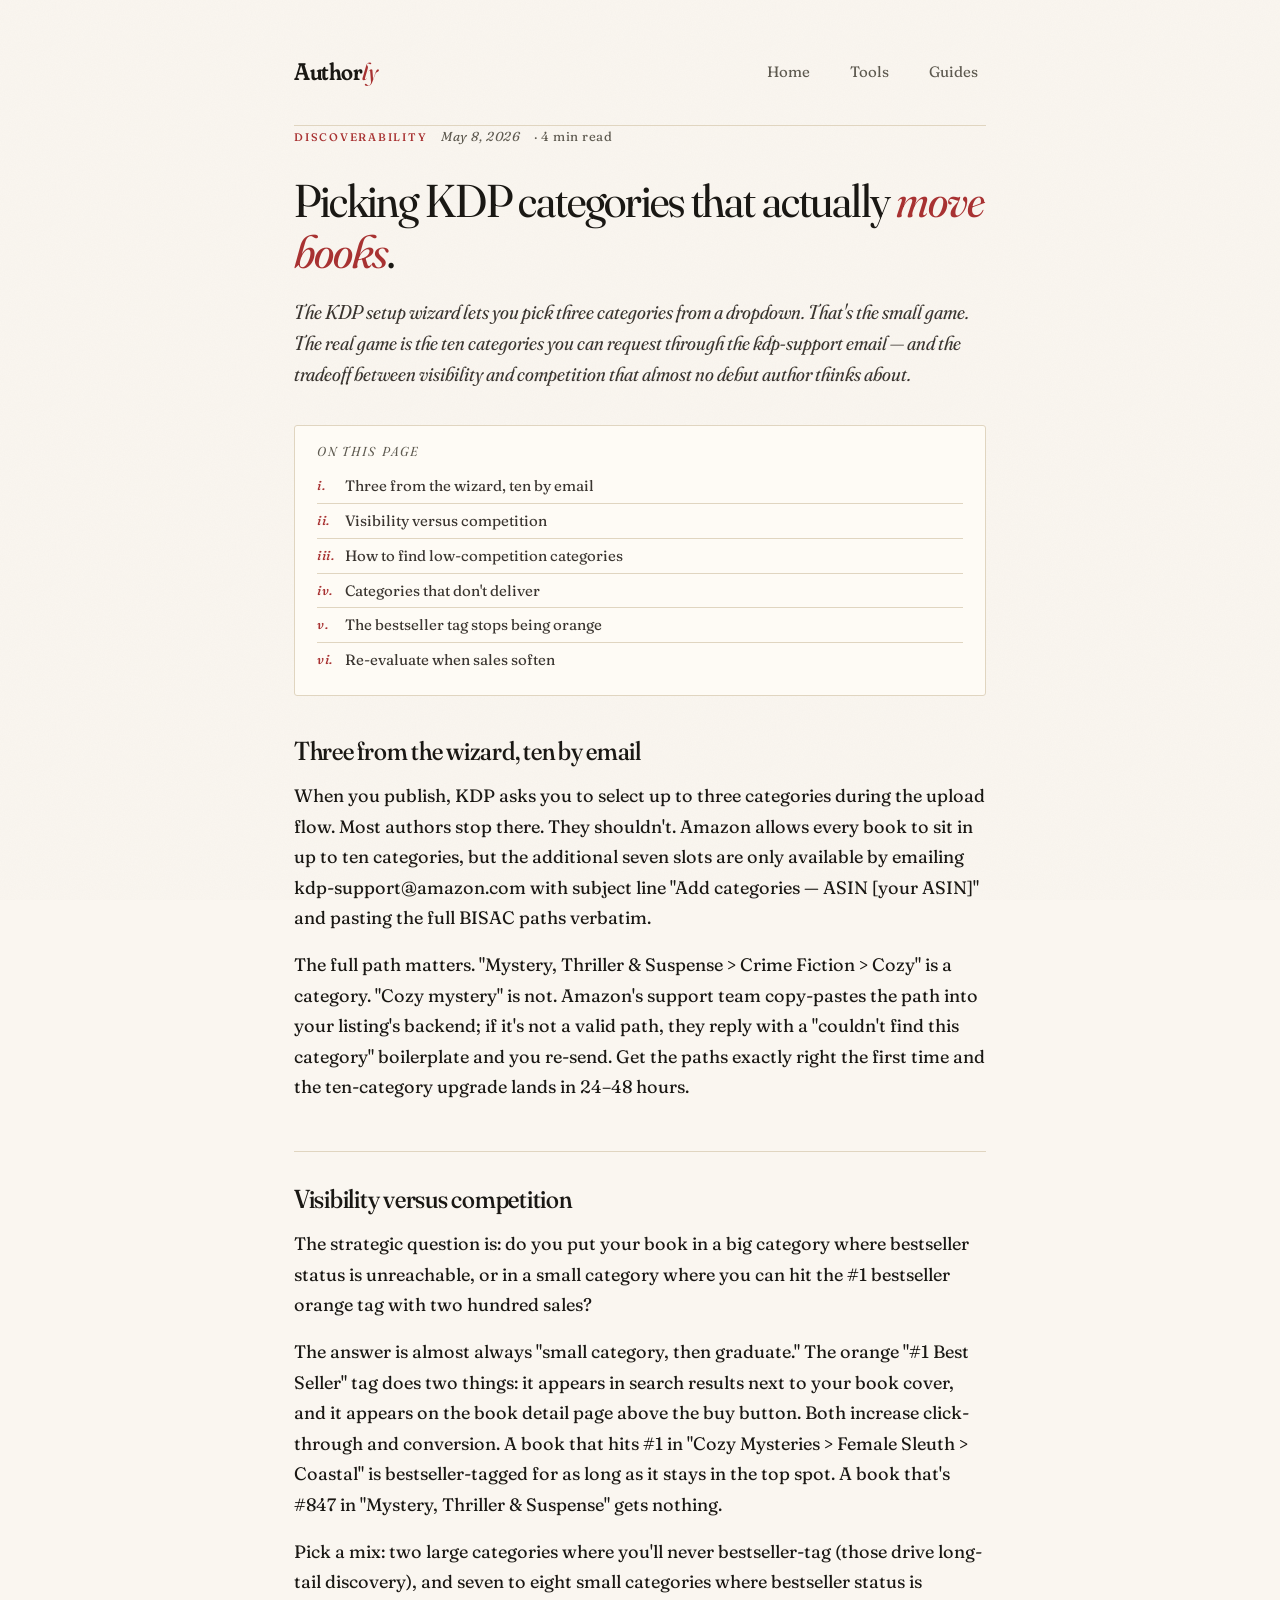
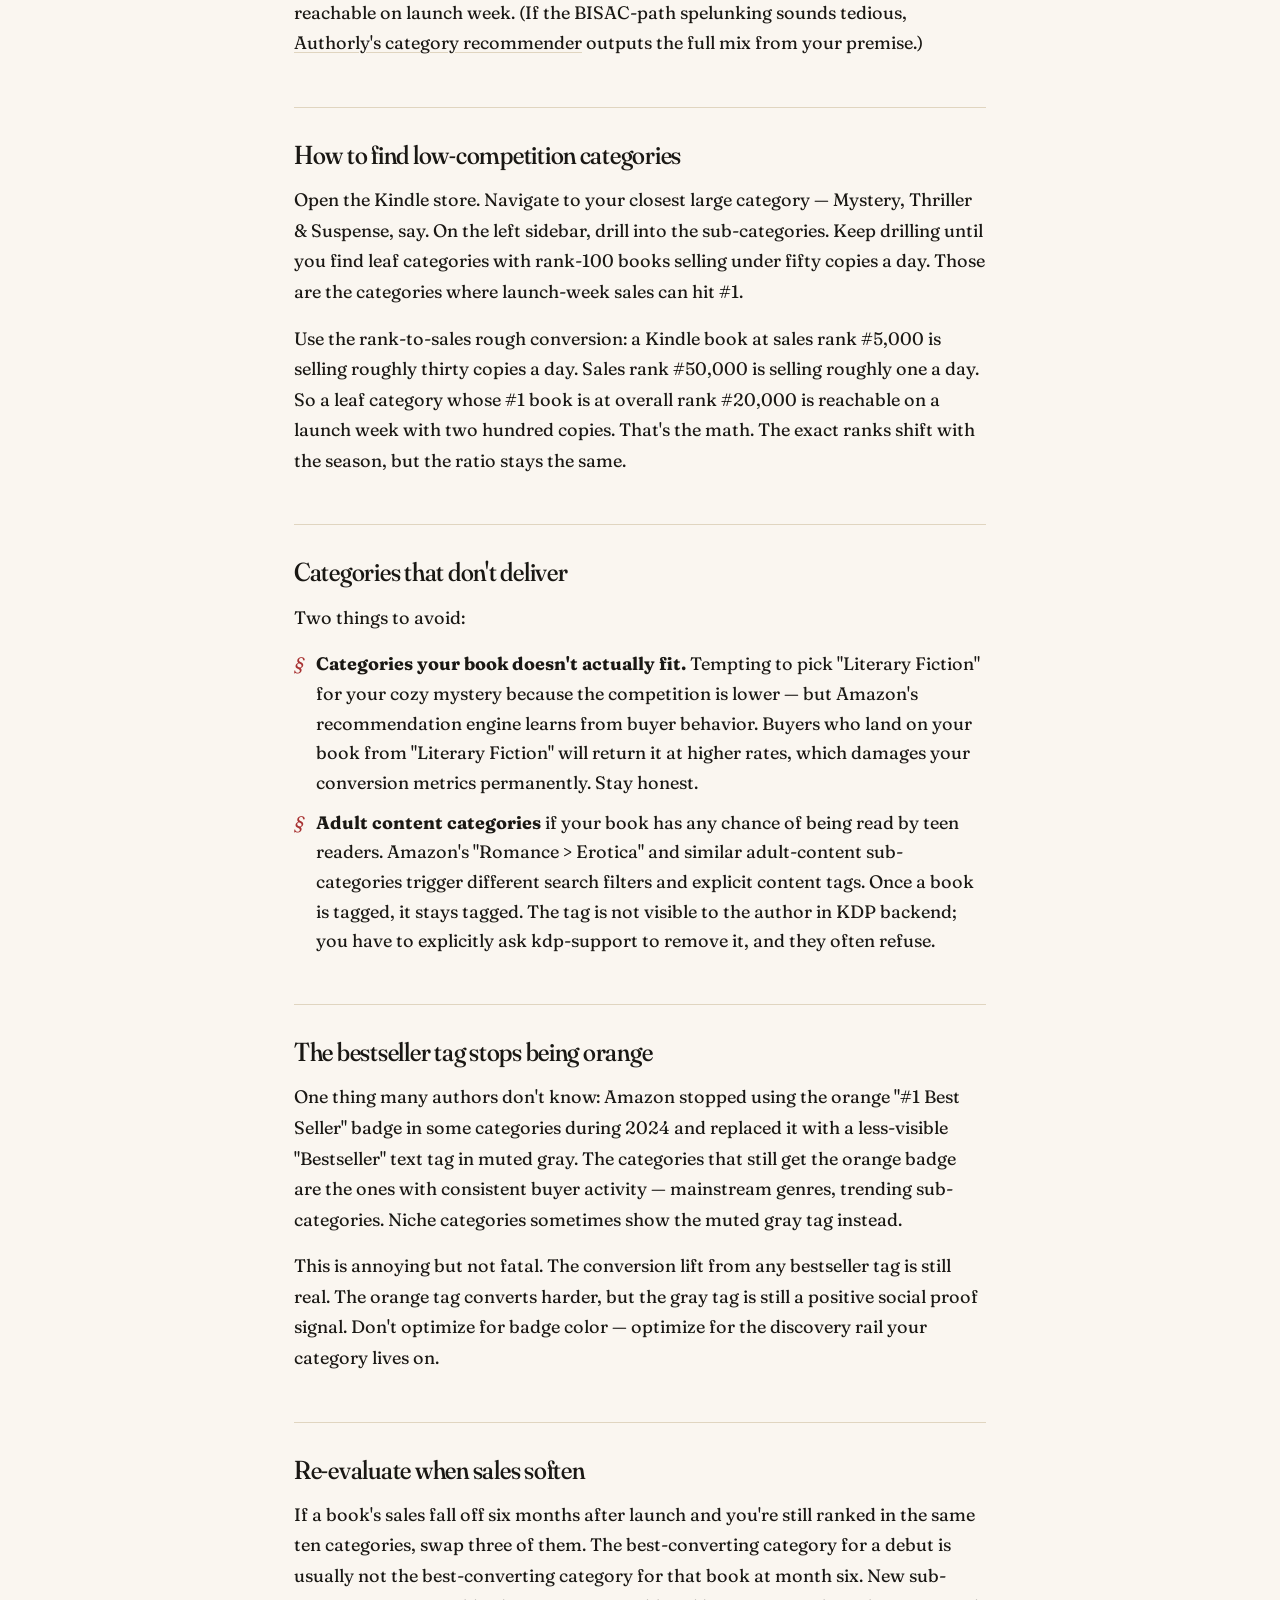
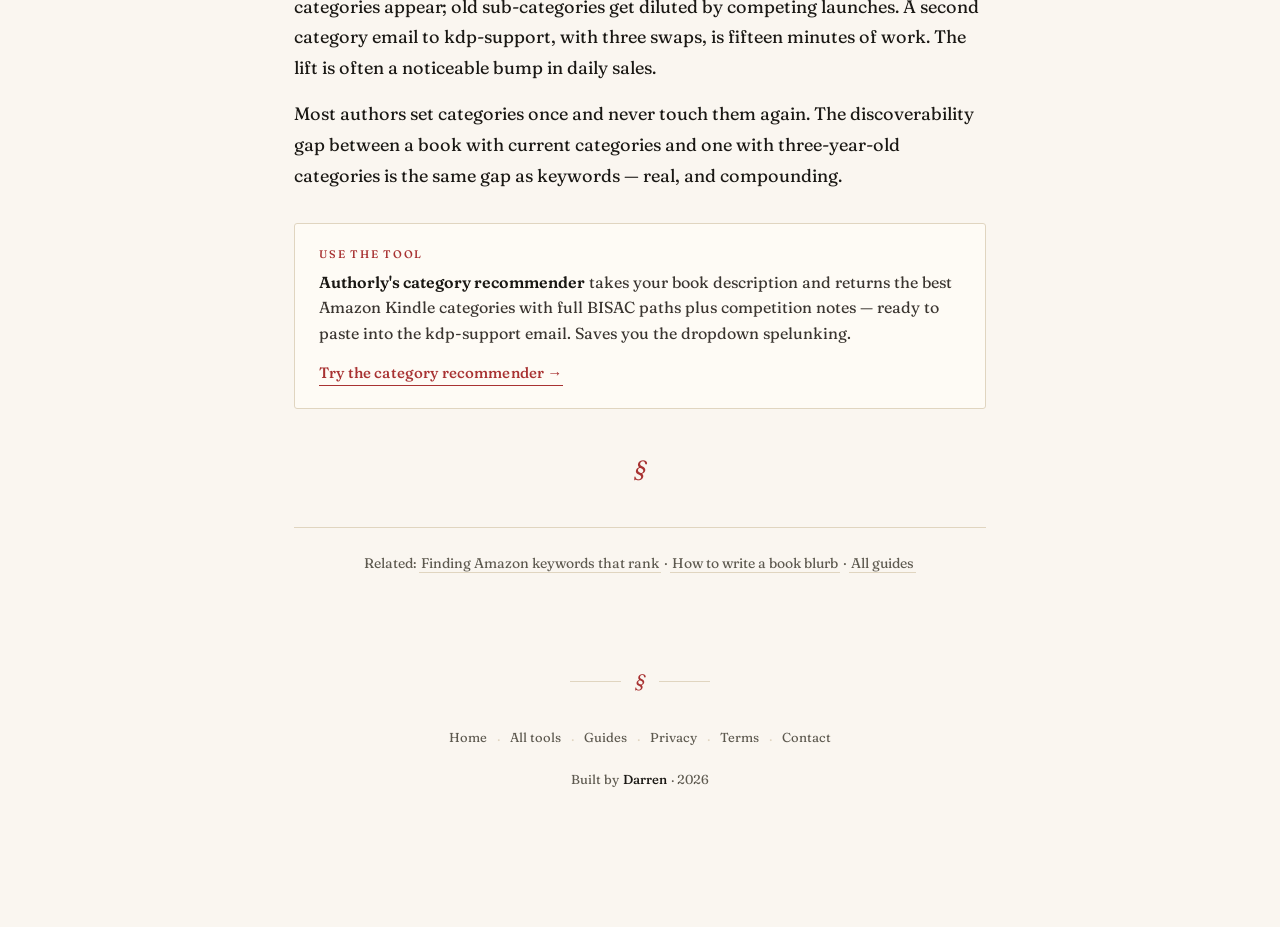
<file: guides/picking-kdp-categories.html>
﻿<!DOCTYPE html>
<html lang="en">
<head>
<meta charset="UTF-8">
<meta name="viewport" content="width=device-width, initial-scale=1">
<title>Picking KDP categories that actually move books &mdash; Authorly</title>
<meta name="description" content="An honest guide to KDP categories. Why the support email matters more than the dropdown, how to find low-competition niches, and what bestseller tags really mean.">
<meta name="theme-color" content="#faf6f0" media="(prefers-color-scheme: light)">
<meta name="theme-color" content="#1c1814" media="(prefers-color-scheme: dark)">
<link rel="canonical" href="https://authorly.tools/guides/picking-kdp-categories">
<link rel="icon" href="/favicon.svg" type="image/svg+xml">
<link rel="manifest" href="/manifest.webmanifest">
<link rel="apple-touch-icon" href="/apple-touch-icon.png">

<meta property="og:type" content="article">
<meta property="og:url" content="https://authorly.tools/guides/picking-kdp-categories">
<meta property="og:title" content="Picking KDP categories that actually move books">
<meta property="og:description" content="An honest guide. The support email matters more than the dropdown. How to find low-competition niches. What bestseller tags really mean.">
<meta property="og:image" content="https://authorly.tools/og.png">
<meta property="og:image:type" content="image/png">
<meta property="og:image:width" content="2400">
<meta property="og:image:height" content="1260">
<meta property="og:image:alt" content="Authorly &mdash; free tools for indie authors">
<meta property="og:locale" content="en_US">
<meta property="og:site_name" content="Authorly">
<meta property="article:published_time" content="2026-05-08">
<meta property="article:modified_time" content="2026-05-08">
<meta property="article:author" content="Darren">
<meta property="article:section" content="Discoverability">

<meta name="twitter:card" content="summary_large_image">
<meta name="twitter:url" content="https://authorly.tools/guides/picking-kdp-categories">
<meta name="twitter:title" content="Picking KDP categories that actually move books">
<meta name="twitter:description" content="The support email matters more than the dropdown. How to find low-competition niches. What bestseller tags really mean.">
<meta name="twitter:image" content="https://authorly.tools/og.png">
<meta name="twitter:image:alt" content="Authorly &mdash; free tools for indie authors">

<script type="application/ld+json">
{"@context":"https://schema.org","@graph":[{"@type":"Article","headline":"Picking KDP categories that actually move books","description":"An honest guide to KDP categories. Why the support email matters more than the dropdown, how to find low-competition niches, and what bestseller tags really mean.","url":"https://authorly.tools/guides/picking-kdp-categories","datePublished":"2026-05-08","dateModified":"2026-05-08","inLanguage":"en-US","author":{"@type":"Person","name":"Darren"},"publisher":{"@type":"Organization","name":"Authorly","url":"https://authorly.tools/","logo":{"@type":"ImageObject","url":"https://authorly.tools/og.png"}},"mainEntityOfPage":{"@type":"WebPage","@id":"https://authorly.tools/guides/picking-kdp-categories"},"image":"https://authorly.tools/og.png","articleSection":"Discoverability","wordCount":850},{"@type":"BreadcrumbList","itemListElement":[{"@type":"ListItem","position":1,"name":"Home","item":"https://authorly.tools/"},{"@type":"ListItem","position":2,"name":"Guides","item":"https://authorly.tools/guides"},{"@type":"ListItem","position":3,"name":"Picking KDP categories","item":"https://authorly.tools/guides/picking-kdp-categories"}]}]}
</script>

<script src="/feedback.js?v=4" defer></script>
<script src="/tool.js?v=4" defer></script>
<link rel="preload" as="font" type="font/woff2" href="/assets/fonts/Fraunces-normal-300_900-latin.woff2" crossorigin>
<link rel="stylesheet" href="/tool.css?v=4">
</head>
<body class="page-guide">
<a class="skip-link" href="#content">Skip to the guide</a>
<div class="container">

<header class="site-header">
  <a href="/" class="logo">Author<em>ly</em></a>
  <nav class="nav">
    <a href="/">Home</a>
    <a href="/#more">Tools</a>
    <a href="/guides">Guides</a>
  </nav>
</header>

<main id="content" tabindex="-1">

<article>
  <div class="guide-meta guide-meta--space-above">
    <span class="guide-tag">Discoverability</span>
    <time datetime="2026-05-08">May 8, 2026</time>
    <span>&middot; 4 min read</span>
  </div>

  <h1>Picking KDP categories that actually <em>move books</em>.</h1>

  <p class="lede">The KDP setup wizard lets you pick three categories from a dropdown. That's the small game. The real game is the ten categories you can request through the kdp-support email &mdash; and the tradeoff between visibility and competition that almost no debut author thinks about.</p>

  <nav class="toc" aria-label="On this page">
    <h2 id="on-this-page">On this page</h2>
    <ol>
      <li><a href="#three-and-ten">Three from the wizard, ten by email</a></li>
      <li><a href="#visibility-vs-competition">Visibility versus competition</a></li>
      <li><a href="#how-to-find">How to find low-competition categories</a></li>
      <li><a href="#dont-deliver">Categories that don't deliver</a></li>
      <li><a href="#orange-tag">The bestseller tag stops being orange</a></li>
      <li><a href="#re-evaluate">Re-evaluate when sales soften</a></li>
    </ol>
  </nav>

  <h2 id="three-and-ten">Three from the wizard, ten by email</h2>

  <p>When you publish, KDP asks you to select up to three categories during the upload flow. Most authors stop there. They shouldn't. Amazon allows every book to sit in up to ten categories, but the additional seven slots are only available by emailing kdp-support&commat;amazon.com with subject line "Add categories &mdash; ASIN [your ASIN]" and pasting the full BISAC paths verbatim.</p>

  <p>The full path matters. "Mystery, Thriller &amp; Suspense > Crime Fiction > Cozy" is a category. "Cozy mystery" is not. Amazon's support team copy-pastes the path into your listing's backend; if it's not a valid path, they reply with a "couldn't find this category" boilerplate and you re-send. Get the paths exactly right the first time and the ten-category upgrade lands in 24&ndash;48 hours.</p>

  <h2 id="visibility-vs-competition">Visibility versus competition</h2>

  <p>The strategic question is: do you put your book in a big category where bestseller status is unreachable, or in a small category where you can hit the #1 bestseller orange tag with two hundred sales?</p>

  <p>The answer is almost always "small category, then graduate." The orange "#1 Best Seller" tag does two things: it appears in search results next to your book cover, and it appears on the book detail page above the buy button. Both increase click-through and conversion. A book that hits #1 in "Cozy Mysteries > Female Sleuth > Coastal" is bestseller-tagged for as long as it stays in the top spot. A book that's #847 in "Mystery, Thriller &amp; Suspense" gets nothing.</p>

  <p>Pick a mix: two large categories where you'll never bestseller-tag (those drive long-tail discovery), and seven to eight small categories where bestseller status is reachable on launch week. (If the BISAC-path spelunking sounds tedious, <a href="/categories">Authorly's category recommender</a> outputs the full mix from your premise.)</p>

  <h2 id="how-to-find">How to find low-competition categories</h2>

  <p>Open the Kindle store. Navigate to your closest large category &mdash; Mystery, Thriller &amp; Suspense, say. On the left sidebar, drill into the sub-categories. Keep drilling until you find leaf categories with rank-100 books selling under fifty copies a day. Those are the categories where launch-week sales can hit #1.</p>

  <p>Use the rank-to-sales rough conversion: a Kindle book at sales rank #5,000 is selling roughly thirty copies a day. Sales rank #50,000 is selling roughly one a day. So a leaf category whose #1 book is at overall rank #20,000 is reachable on a launch week with two hundred copies. That's the math. The exact ranks shift with the season, but the ratio stays the same.</p>

  <h2 id="dont-deliver">Categories that don't deliver</h2>

  <p>Two things to avoid:</p>

  <ul>
    <li><strong>Categories your book doesn't actually fit.</strong> Tempting to pick "Literary Fiction" for your cozy mystery because the competition is lower &mdash; but Amazon's recommendation engine learns from buyer behavior. Buyers who land on your book from "Literary Fiction" will return it at higher rates, which damages your conversion metrics permanently. Stay honest.</li>
    <li><strong>Adult content categories</strong> if your book has any chance of being read by teen readers. Amazon's "Romance > Erotica" and similar adult-content sub-categories trigger different search filters and explicit content tags. Once a book is tagged, it stays tagged. The tag is not visible to the author in KDP backend; you have to explicitly ask kdp-support to remove it, and they often refuse.</li>
  </ul>

  <h2 id="orange-tag">The bestseller tag stops being orange</h2>

  <p>One thing many authors don't know: Amazon stopped using the orange "#1 Best Seller" badge in some categories during 2024 and replaced it with a less-visible "Bestseller" text tag in muted gray. The categories that still get the orange badge are the ones with consistent buyer activity &mdash; mainstream genres, trending sub-categories. Niche categories sometimes show the muted gray tag instead.</p>

  <p>This is annoying but not fatal. The conversion lift from any bestseller tag is still real. The orange tag converts harder, but the gray tag is still a positive social proof signal. Don't optimize for badge color &mdash; optimize for the discovery rail your category lives on.</p>

  <h2 id="re-evaluate">Re-evaluate when sales soften</h2>

  <p>If a book's sales fall off six months after launch and you're still ranked in the same ten categories, swap three of them. The best-converting category for a debut is usually not the best-converting category for that book at month six. New sub-categories appear; old sub-categories get diluted by competing launches. A second category email to kdp-support, with three swaps, is fifteen minutes of work. The lift is often a noticeable bump in daily sales.</p>

  <p>Most authors set categories once and never touch them again. The discoverability gap between a book with current categories and one with three-year-old categories is the same gap as keywords &mdash; real, and compounding.</p>

  <div class="guide-callout">
    <div class="guide-callout-eyebrow">Use the tool</div>
    <p><strong>Authorly's category recommender</strong> takes your book description and returns the best Amazon Kindle categories with full BISAC paths plus competition notes &mdash; ready to paste into the kdp-support email. Saves you the dropdown spelunking.</p>
    <a class="btn-inline" href="/categories">Try the category recommender &rarr;</a>
  </div>

  <p class="guide-end">&sect;</p>

  <nav class="guide-nav" aria-label="Related guides">
    Related: <a href="/guides/finding-amazon-keywords-that-rank">Finding Amazon keywords that rank</a> &middot; <a href="/guides/how-to-write-a-book-blurb">How to write a book blurb</a> &middot; <a href="/guides">All guides</a>
  </nav>
</article>

</main>

<footer class="site-footer">
  <div class="site-footer-mark" aria-hidden="true"><span>&sect;</span></div>
  <nav class="site-footer-links" aria-label="Site">
    <a href="/">Home</a>
    <span class="site-footer-sep" aria-hidden="true">&middot;</span>
    <a href="/#more">All tools</a>
    <span class="site-footer-sep" aria-hidden="true">&middot;</span>
    <a href="/guides">Guides</a>
    <span class="site-footer-sep" aria-hidden="true">&middot;</span>
    <a href="/privacy">Privacy</a>
    <span class="site-footer-sep" aria-hidden="true">&middot;</span>
    <a href="/terms">Terms</a>
    <span class="site-footer-sep" aria-hidden="true">&middot;</span>
    <a class="contact" data-u="hello" data-d="authorly.tools">Contact</a>
  </nav>
  <p class="site-footer-byline">Built by <strong>Darren</strong> &middot; 2026</p>
</footer>

</div>

<!-- Cloudflare Web Analytics --><script defer src="https://static.cloudflareinsights.com/beacon.min.js" data-cf-beacon='{"token": "912107db2a1e418b847fd8e8260366d6"}'></script><!-- End Cloudflare Web Analytics -->
</body>
</html>
</file>
<file: tool.css>
/* Self-hosted Fraunces variable font. font-display: optional eliminates CLS swap (no FOUT, no late metric shift). 4 files = roman + italic × latin + latin-ext, single variable axis covers 300-900 wght + 9..144 opsz + SOFT + WONK. 2026-05-09. */
@font-face { font-family: 'Fraunces'; font-style: italic; font-weight: 300 900; font-display: optional; src: url('/assets/fonts/Fraunces-italic-300_900-latin-ext.woff2') format('woff2'); unicode-range: U+0100-02BA, U+02BD-02C5, U+02C7-02CC, U+02CE-02D7, U+02DD-02FF, U+0304, U+0308, U+0329, U+1D00-1DBF, U+1E00-1E9F, U+1EF2-1EFF, U+2020, U+20A0-20AB, U+20AD-20C0, U+2113, U+2C60-2C7F, U+A720-A7FF; }
@font-face { font-family: 'Fraunces'; font-style: italic; font-weight: 300 900; font-display: optional; src: url('/assets/fonts/Fraunces-italic-300_900-latin.woff2') format('woff2'); unicode-range: U+0000-00FF, U+0131, U+0152-0153, U+02BB-02BC, U+02C6, U+02DA, U+02DC, U+0304, U+0308, U+0329, U+2000-206F, U+20AC, U+2122, U+2191, U+2193, U+2212, U+2215, U+FEFF, U+FFFD; }
@font-face { font-family: 'Fraunces'; font-style: normal; font-weight: 300 900; font-display: optional; src: url('/assets/fonts/Fraunces-normal-300_900-latin-ext.woff2') format('woff2'); unicode-range: U+0100-02BA, U+02BD-02C5, U+02C7-02CC, U+02CE-02D7, U+02DD-02FF, U+0304, U+0308, U+0329, U+1D00-1DBF, U+1E00-1E9F, U+1EF2-1EFF, U+2020, U+20A0-20AB, U+20AD-20C0, U+2113, U+2C60-2C7F, U+A720-A7FF; }
@font-face { font-family: 'Fraunces'; font-style: normal; font-weight: 300 900; font-display: optional; src: url('/assets/fonts/Fraunces-normal-300_900-latin.woff2') format('woff2'); unicode-range: U+0000-00FF, U+0131, U+0152-0153, U+02BB-02BC, U+02C6, U+02DA, U+02DC, U+0304, U+0308, U+0329, U+2000-206F, U+20AC, U+2122, U+2191, U+2193, U+2212, U+2215, U+FEFF, U+FFFD; }

/* Shared styles for every Authorly tool page (and the homepage).
   Loaded via <link rel="stylesheet" href="/tool.css">.
   Per-page <style> blocks add small overrides only. */

:root{
  color-scheme:light dark;

  /* Reference tokens */
  --ref-red:#a83232;
  --ref-red-light:#d96666;
  --ref-green:#2a7a3a;
  --ref-green-light:#5db26d;

  /* Surface */
  --paper:#faf6f0;
  --paper-2:#fefbf5;
  --rule:#e0d5c0;
  --rule-soft:#f3ede0;
  --shadow:rgba(26,24,20,.08);

  /* Ink */
  --ink:#1a1814;
  --ink-2:#3a3530;
  --ink-mute:#5d594f;

  /* Semantic accents (all sourced from --ref-red so brand color is single-edit) */
  --accent:var(--ref-red);
  --accent-soft:rgba(168,50,50,.06);
  --accent-ring:rgba(168,50,50,.18);
  --focus:var(--ref-red);
  --danger:var(--ref-red);
  --success:var(--ref-green);

  /* Noise opacity (paper ~ .04, dark mode dampens further) */
  --noise-opacity:0.04;
  --noise-r:0.42;
  --noise-g:0.39;
  --noise-b:0.32;
}

@media (prefers-color-scheme:dark){
  :root{
    /* Inverted: ink-on-paper becomes paper-on-ink. Warmer charcoal not pure black. */
    --paper:#1c1814;
    --paper-2:#23201b;
    --rule:#3a342b;
    --rule-soft:#2a2620;
    --shadow:rgba(0,0,0,.4);

    --ink:#f3eee5;
    --ink-2:#d4cfc5;
    --ink-mute:#a39d92;

    /* Accent lifts brightness so oxblood reads on charcoal */
    --accent:var(--ref-red-light);
    --accent-soft:rgba(217,102,102,.08);
    --accent-ring:rgba(217,102,102,.28);
    --focus:var(--ref-red-light);
    --danger:var(--ref-red-light);
    --success:var(--ref-green-light);

    --noise-opacity:0.025;
    --noise-r:0.85;
    --noise-g:0.82;
    --noise-b:0.74;
  }
}

*{box-sizing:border-box}
html{scroll-behavior:smooth}
body{
  margin:0;background:var(--paper);color:var(--ink);
  font-family:"Fraunces",Georgia,serif;
  font-variation-settings:"opsz" 14,"SOFT" 50;
  font-weight:400;line-height:1.6;font-size:18px;
  -webkit-font-smoothing:antialiased;
  text-rendering:optimizeLegibility;
  /* Subtle warm paper texture — book-print feel, performance-cheap inline SVG */
  background-image:url("data:image/svg+xml;utf8,<svg xmlns='http://www.w3.org/2000/svg' width='180' height='180'><filter id='n'><feTurbulence type='fractalNoise' baseFrequency='0.85' numOctaves='2' stitchTiles='stitch'/><feColorMatrix values='0 0 0 0 0.42 0 0 0 0 0.39 0 0 0 0 0.32 0 0 0 0.04 0'/></filter><rect width='100%25' height='100%25' filter='url(%23n)'/></svg>");
  background-attachment:fixed;
}
@media (prefers-color-scheme:dark){
  body{
    /* Dampen the noise to ~25% of light intensity (was tuned for paper) so it reads as a faint texture, not as visible grain on charcoal. */
    background-image:url("data:image/svg+xml;utf8,<svg xmlns='http://www.w3.org/2000/svg' width='180' height='180'><filter id='n'><feTurbulence type='fractalNoise' baseFrequency='0.85' numOctaves='2' stitchTiles='stitch'/><feColorMatrix values='0 0 0 0 0.85 0 0 0 0 0.82 0 0 0 0 0.74 0 0 0 0.025 0'/></filter><rect width='100%25' height='100%25' filter='url(%23n)'/></svg>");
  }
}
a:focus-visible,button:focus-visible{outline:2px solid var(--accent);outline-offset:3px;border-radius:2px}
.container{max-width:720px;margin:0 auto;padding:48px 24px}

.site-header{display:flex;justify-content:space-between;align-items:center;padding-bottom:28px;border-bottom:1px solid var(--rule)}
.logo{font-family:"Fraunces",serif;font-variation-settings:"opsz" 144,"SOFT" 100;font-weight:600;font-size:24px;letter-spacing:-.02em;color:var(--ink);text-decoration:none;display:inline-flex;align-items:center;min-height:44px}
.logo:focus-visible{outline:2px solid var(--accent);outline-offset:4px;border-radius:4px}
.logo em{color:var(--accent);font-style:italic;font-weight:500;font-variation-settings:"opsz" 144,"WONK" 1}
.nav{display:flex;gap:24px;font-size:15px}
.nav a{color:var(--ink-mute);text-decoration:none;border-bottom:1px solid transparent;transition:border-color .2s,color .2s;display:inline-flex;align-items:center;padding:12px 8px;min-height:44px}
.nav a:hover{border-bottom-color:var(--accent);color:var(--ink)}

.hero{padding:64px 0 32px;text-align:center}
.eyebrow{font-size:13px;letter-spacing:.18em;text-transform:uppercase;color:var(--accent);font-weight:500;margin-bottom:14px}
.hero h1{font-family:"Fraunces",serif;font-variation-settings:"opsz" 144,"SOFT" 30,"WONK" 1;font-weight:400;font-size:clamp(40px,7vw,64px);line-height:1.05;letter-spacing:-.025em;margin:0 0 24px;color:var(--ink)}
.hero h1 em{font-style:italic;color:var(--accent);font-weight:400}
.hero-sub{font-size:19px;color:var(--ink-2);max-width:560px;margin:0 auto;line-height:1.55}

.ornament{display:flex;align-items:center;gap:18px;max-width:200px;margin:48px auto}
.ornament::before,.ornament::after{content:"";flex:1;height:1px;background:var(--rule)}
.ornament span{font-family:"Fraunces",serif;font-style:italic;color:var(--accent);font-size:22px;line-height:1}

.tool-card{background:var(--paper-2);border:1px solid var(--rule);border-radius:4px;padding:40px;box-shadow:0 1px 0 var(--shadow)}
.tool-label{font-size:12px;letter-spacing:.16em;text-transform:uppercase;color:var(--ink-mute);margin-bottom:10px}
.tool-title{font-family:"Fraunces",serif;font-variation-settings:"opsz" 144,"SOFT" 50;font-weight:500;font-size:30px;letter-spacing:-.015em;margin:0 0 8px}
.tool-desc{color:var(--ink-2);font-size:16px;margin:0 0 28px;line-height:1.55}

.input-label{display:block;font-size:13px;font-weight:600;letter-spacing:.04em;color:var(--ink);margin-bottom:8px;margin-top:18px}
.input-label:first-of-type{margin-top:0}
.input-label .opt{font-weight:400;color:var(--ink-mute);font-size:12px}
input[type=text]{width:100%;padding:14px 16px;background:var(--paper);border:1px solid var(--rule);border-radius:3px;color:var(--ink);font-family:"Fraunces",serif;font-size:18px;line-height:1.5;transition:border-color .2s,box-shadow .2s}
input[type=text]:focus{outline:none;border-color:var(--accent);box-shadow:0 0 0 3px var(--accent-ring)}
textarea{width:100%;min-height:160px;padding:16px;background:var(--paper);border:1px solid var(--rule);border-radius:3px;color:var(--ink);font-family:"Fraunces",serif;font-size:16px;line-height:1.6;resize:vertical;transition:border-color .2s,box-shadow .2s}
textarea:focus{outline:none;border-color:var(--accent);box-shadow:0 0 0 3px var(--accent-ring)}
input::placeholder,textarea::placeholder{color:#8a857d;opacity:1;font-style:italic}
@media (prefers-color-scheme:dark){input::placeholder,textarea::placeholder{color:#7a7468}}
.char-count{text-align:right;font-size:12px;color:var(--ink-mute);margin-top:6px}
.char-count.is-below-min{color:var(--accent);font-weight:500}
.char-count.is-warning{color:var(--accent)}
.char-count.is-over{color:var(--accent);font-weight:600}

.genre-row{display:flex;gap:8px;margin-top:14px;flex-wrap:wrap;align-items:flex-start}

/* Universal tap-target wrapper — 44px floor for native radios/checkboxes
   and small inline controls per WCAG 2.5.5 + Apple HIG. */
.option-row{display:flex;align-items:center;gap:8px;min-height:44px;padding:6px 0;cursor:pointer}
.option-row input[type="radio"],
.option-row input[type="checkbox"]{width:18px;height:18px;margin:0;flex-shrink:0;cursor:pointer}
.option-row label,
.option-row > span{flex:1;cursor:pointer;line-height:1.4}

.genre-chip{padding:10px 16px;min-height:44px;display:inline-flex;align-items:center;background:var(--paper-2);border:1px solid var(--rule);border-radius:999px;font-family:"Fraunces",serif;font-size:13px;color:var(--ink-mute);cursor:pointer;transition:all .2s}
.genre-chip:hover{border-color:var(--accent);color:var(--ink)}
.genre-chip.active{background:var(--accent);color:var(--paper);border-color:var(--accent);font-weight:600}

/* Tiered genre chips: parent groups (Romance / Fantasy / Mystery / etc.) collapse
   their sub-genres into a <details> wrapper. Click the parent to expand sub-chips.
   Default expanded group (Romance) is open via [open] attribute in HTML. */
.genre-cluster{display:inline-block;margin:0;padding:0}
.genre-cluster>summary{list-style:none;cursor:pointer;padding:10px 14px;min-height:44px;background:var(--paper-2);border:1px solid var(--rule);border-radius:999px;font-family:"Fraunces",serif;font-size:13px;color:var(--ink-mute);transition:all .2s;display:inline-flex;align-items:center;gap:6px;-webkit-user-select:none;user-select:none}
.genre-cluster>summary::-webkit-details-marker{display:none}
.genre-cluster>summary::marker{content:""}
.genre-cluster>summary:hover{border-color:var(--accent);color:var(--ink)}
.genre-cluster[open]>summary{background:var(--rule-soft);border-color:var(--accent);color:var(--ink);font-weight:600}
.genre-cluster>summary .caret{font-style:normal;font-size:10px;line-height:1;transition:transform .2s}
.genre-cluster[open]>summary .caret{transform:rotate(180deg)}
.genre-sub-row{display:flex;gap:6px;flex-wrap:wrap;margin-top:8px;margin-bottom:4px;padding:8px 10px;background:var(--rule-soft);border-radius:6px;width:100%}
.genre-sub-row .genre-chip{font-size:12px;padding:10px 12px;min-height:44px}

/* Cultural-anchor select (comp finder + tropes finder) — matches the chip aesthetic */
.cultural-anchor-select{display:block;margin-top:14px;padding:11px 14px;min-height:44px;background:var(--paper);border:1px solid var(--rule);border-radius:6px;font-family:"Fraunces",serif;font-size:16px;color:var(--ink);max-width:420px;width:100%;cursor:pointer}
.cultural-anchor-select:hover,.cultural-anchor-select:focus{border-color:var(--accent);outline:none}
.cultural-anchor-select:focus-visible{outline:2px solid var(--accent);outline-offset:3px}

/* Author-profile strip (Fix 2) — the small "Profile: ..." pill near the top of every tool */
.author-profile-strip{margin:14px 0 8px;padding:0;color:var(--ink-mute);font-size:13px}
.author-profile-strip>summary{cursor:pointer;list-style:none;display:inline-flex;align-items:center;gap:8px;padding:6px 12px;background:var(--rule-soft);border:1px dashed var(--rule);border-radius:999px;font-family:"Fraunces",serif;-webkit-user-select:none;user-select:none}
.author-profile-strip>summary::-webkit-details-marker{display:none}
.author-profile-strip>summary::marker{content:""}
.author-profile-strip>summary:hover{border-color:var(--accent);color:var(--ink)}
.author-profile-strip[open]>summary{border-style:solid;border-color:var(--accent);color:var(--ink)}
.author-profile-strip .ap-summary-prefix{font-weight:600;color:var(--ink)}
.author-profile-strip .ap-saved-pill{display:inline-block;padding:2px 8px;background:var(--paper);border:1px solid var(--rule);border-radius:4px;font-size:12px;color:var(--ink-2)}
.author-profile-panel{margin-top:12px;padding:14px 16px;background:var(--paper-2);border:1px solid var(--rule);border-radius:6px;max-width:520px}
.author-profile-panel .ap-field{margin-bottom:10px;display:flex;flex-direction:column;gap:4px}
.author-profile-panel .ap-field>label{font-size:12px;color:var(--ink-mute);font-weight:600}
.author-profile-panel .ap-field>input,.author-profile-panel .ap-field>select{padding:10px 12px;min-height:44px;background:var(--paper);border:1px solid var(--rule);border-radius:4px;font-family:"Fraunces",serif;font-size:16px;color:var(--ink)}
.author-profile-panel .ap-field>input:focus,.author-profile-panel .ap-field>select:focus{border-color:var(--accent);outline:none}
.author-profile-panel .ap-field>label.ap-checkbox{flex-direction:row;display:inline-flex;align-items:center;gap:6px;font-weight:400;color:var(--ink-2);font-size:13px}
.author-profile-panel .ap-actions{display:flex;gap:10px;flex-wrap:wrap;margin-top:10px}
.author-profile-panel .ap-btn{padding:10px 16px;min-height:44px;display:inline-flex;align-items:center;background:var(--ink);color:var(--paper);border:1px solid var(--ink);border-radius:3px;font-family:"Fraunces",serif;font-size:13px;cursor:pointer;transition:background .15s}
.author-profile-panel .ap-btn:hover{background:var(--accent);border-color:var(--accent)}
.author-profile-panel .ap-btn-secondary{background:var(--paper);color:var(--ink-mute);border-color:var(--rule)}
.author-profile-panel .ap-btn-secondary:hover{color:var(--ink);background:var(--paper);border-color:var(--accent)}
.author-profile-panel .ap-btn-danger{background:var(--paper);color:var(--ink-mute);border-color:var(--rule)}
.author-profile-panel .ap-btn-danger:hover{color:var(--accent);border-color:var(--accent);background:var(--paper)}
.author-profile-panel .ap-privacy{font-size:11px;color:var(--ink-mute);margin-top:8px;line-height:1.4}

.btn{display:inline-flex;align-items:center;gap:10px;padding:14px 28px;background:var(--ink);color:var(--paper);border:none;border-radius:3px;font-family:"Fraunces",serif;font-weight:500;font-size:16px;letter-spacing:.02em;cursor:pointer;transition:background .2s,color .2s,transform .1s;margin-top:24px}
.btn:hover{background:var(--accent)}
.btn:active{transform:translateY(1px)}
.btn:disabled{opacity:.5;cursor:not-allowed;transform:none}
.btn-arrow{font-style:italic;transition:transform .2s}
.btn:hover .btn-arrow{transform:translateX(3px)}

.output{margin-top:32px;padding:32px 0 0 24px;border-top:1px solid var(--rule);border-left:3px solid var(--accent);display:none;position:relative;background:transparent}
.output.visible{display:block;animation:fadeIn .3s ease-out}
@keyframes fadeIn{from{opacity:0;transform:translateY(6px)}to{opacity:1;transform:none}}
.output-title{font-family:"Fraunces",serif;font-variation-settings:"opsz" 144;font-weight:500;font-size:22px;margin:0 0 18px}
.output-body{font-size:17px;line-height:1.7;color:var(--ink)}
.output-body h2{font-family:"Fraunces",serif;font-weight:600;font-size:17px;letter-spacing:.04em;text-transform:uppercase;color:var(--ink-mute);margin:28px 0 14px}
.output-body h2:first-child{margin-top:0}
.output-body h3{font-family:"Fraunces",serif;font-variation-settings:"opsz" 144;font-weight:500;font-size:21px;margin:24px 0 10px;color:var(--ink);letter-spacing:-.005em}
.output-body p{margin:0 0 14px}
.output-body ol{padding-left:0;counter-reset:comp;list-style:none;margin:0 0 18px}
.output-body ol li{counter-increment:comp;margin-bottom:18px;padding-left:36px;position:relative}
.output-body ol li::before{content:counter(comp);position:absolute;left:0;top:0;font-family:"Fraunces",serif;font-style:italic;font-size:20px;color:var(--accent);font-weight:500;line-height:1.7}
.output-body ul{padding-left:0;list-style:none;margin:0 0 18px}
.output-body ul li{margin-bottom:12px;padding-left:20px;position:relative}
.output-body ul li::before{content:"\00A7";position:absolute;left:0;top:0;font-family:"Fraunces",serif;font-style:italic;color:var(--accent);line-height:1.7}
.output-body em{font-style:italic;color:var(--ink-2)}
.output-body strong{font-weight:600;color:var(--ink)}

.copy-btn{display:inline-block;margin-left:6px;padding:6px 11px;background:transparent;border:1px solid var(--rule);border-radius:3px;font-family:"Fraunces",serif;font-size:12px;color:var(--ink-mute);cursor:pointer;transition:all .2s;vertical-align:baseline;min-height:24px}
.copy-btn:hover{border-color:var(--accent);color:var(--accent)}
.copy-btn.copied{color:var(--success);border-color:var(--success)}
.copy-all-btn{display:inline-block;margin:8px 0 14px;padding:6px 14px;background:transparent;border:1px solid var(--accent);border-radius:3px;font-family:"Fraunces",serif;font-size:13px;color:var(--accent);cursor:pointer;transition:all .2s}
.copy-all-btn:hover{background:var(--accent);color:var(--paper)}
.copy-all-btn.copied{background:var(--success);border-color:var(--success);color:var(--paper)}

.sample{margin:0 0 24px;border:1px dashed var(--rule);border-radius:3px}
.sample summary{padding:12px 16px;cursor:pointer;font-size:14px;color:var(--ink-mute);font-weight:500;list-style:none;user-select:none;display:flex;align-items:center;justify-content:space-between;gap:8px}
.sample summary::-webkit-details-marker{display:none}
.sample summary::after{content:"\002B";font-family:"Fraunces",serif;font-variation-settings:"opsz" 14;font-size:14px;color:var(--ink-mute);font-style:normal;line-height:1}
.sample[open] summary::after{content:"\2212"}
.sample summary:hover,.sample summary:hover::after{color:var(--accent)}
.sample-body{padding:6px 16px 16px;font-size:15px;line-height:1.65;color:var(--ink-2)}
.sample-body h2{font-family:"Fraunces",serif;font-weight:600;font-size:13px;letter-spacing:.06em;text-transform:uppercase;color:var(--ink-mute);margin:16px 0 10px}
.sample-body h2:first-of-type{margin-top:6px}
.sample-body h3{font-family:"Fraunces",serif;font-weight:500;font-size:16px;margin:14px 0 6px;color:var(--ink)}
.sample-body p{margin:0 0 10px}
.sample-body ol,.sample-body ul{padding-left:0;margin:0 0 14px;list-style:none}
.sample-body ol{counter-reset:s}
.sample-body ol li{counter-increment:s;padding-left:24px;position:relative;margin-bottom:10px}
.sample-body ol li::before{content:counter(s);position:absolute;left:0;top:0;font-family:"Fraunces",serif;font-style:italic;font-size:15px;color:var(--accent);font-weight:500;line-height:1.65}
.sample-body ul li{padding-left:16px;position:relative;margin-bottom:8px}
.sample-body ul li::before{content:"\00A7";position:absolute;left:0;top:0;font-family:"Fraunces",serif;font-style:italic;color:var(--accent);line-height:1.65}
.sample-body strong{font-weight:600;color:var(--ink)}
.sample-body em{font-style:italic}
.sample-body .sample-meta{font-size:12px;color:var(--ink-mute);font-style:italic;margin-top:14px;padding-top:10px;border-top:1px dashed var(--rule)}

.section{margin-top:80px;padding-top:48px;border-top:1px solid var(--rule)}
.section-title{font-family:"Fraunces",serif;font-variation-settings:"opsz" 144,"SOFT" 30,"WONK" 1;font-weight:400;font-size:36px;letter-spacing:-.025em;margin:0 0 24px}
.section-lede{color:var(--ink-2);font-size:17px;line-height:1.7;margin:0 0 32px}

/* Editorial table-of-contents pattern — replaces the AI-tell "3 equal cards"
   grid. Each row reads like a chapter entry in a book's TOC: small leading
   roman numeral, title with subtitle, eyebrow tag, hairline rule between.
   Counter resets at .tool-list start; numerals render in italic accent. */
.tool-list{display:block;margin:0;padding:0;list-style:none;counter-reset:tool;border-top:1px solid var(--rule)}
.tool-list-item{display:grid;grid-template-columns:48px 1fr auto;gap:18px 24px;align-items:baseline;padding:22px 4px;border-bottom:1px solid var(--rule);text-decoration:none;color:inherit;transition:background .2s,padding-left .25s;counter-increment:tool;position:relative}
.tool-list-item::before{content:counter(tool, lower-roman) ".";font-family:"Fraunces",serif;font-style:italic;font-variation-settings:"opsz" 144,"WONK" 1;font-weight:400;font-size:18px;color:var(--accent);text-align:right;letter-spacing:.02em;line-height:1.4;align-self:start;padding-top:2px}
.tool-list-item:hover{background:var(--accent-soft);padding-left:14px}
.tool-list-item:hover .tool-list-title{color:var(--accent)}
.tool-list-item:focus-visible{outline:2px solid var(--accent);outline-offset:4px;border-radius:2px}
.tool-list-body{min-width:0}
.tool-list-title{font-family:"Fraunces",serif;font-variation-settings:"opsz" 144,"SOFT" 30;font-weight:500;font-size:22px;letter-spacing:-.01em;margin:0 0 4px;color:var(--ink);line-height:1.25;transition:color .2s}
.tool-list-desc{font-size:15px;color:var(--ink-mute);margin:0;line-height:1.5}
.tool-list-tag{font-size:11px;letter-spacing:.16em;text-transform:uppercase;color:var(--ink-mute);font-weight:500;font-style:normal;white-space:nowrap;align-self:start;padding-top:6px;font-variant-numeric:tabular-nums}
.tool-list-item:hover .tool-list-tag{color:var(--accent)}
.tool-list-arrow{font-style:italic;color:var(--accent);font-size:20px;transition:transform .25s;display:inline-block;margin-left:4px}
.tool-list-item:hover .tool-list-arrow{transform:translateX(4px)}
@media (max-width:600px){
  .tool-list-item{grid-template-columns:32px 1fr;grid-template-rows:auto auto;gap:6px 14px;padding:20px 0}
  .tool-list-item::before{font-size:16px;padding-top:0}
  .tool-list-tag{grid-column:2;padding-top:0;margin-top:2px;order:3}
  .tool-list-title{font-size:19px}
  .tool-list-desc{font-size:14px}
  .tool-list-item:hover{padding-left:0;background:transparent}
}

/* --- Site footer (unified across all 10 pages) ---------------------------
   Book-colophon feel: a small § ornament between two delicate rules,
   then a flexbox link nav, then the maker line with quiet emphasis. */
.site-footer{margin-top:96px;padding:0 0 56px;text-align:center;color:var(--ink-mute);font-size:13px}
.site-footer-mark{display:flex;align-items:center;justify-content:center;gap:14px;max-width:140px;margin:0 auto 30px}
.site-footer-mark::before,.site-footer-mark::after{content:"";flex:1;height:1px;background:var(--rule)}
.site-footer-mark span{font-family:"Fraunces",serif;font-style:italic;color:var(--accent);font-size:18px;line-height:1}
.site-footer-links{display:flex;flex-wrap:wrap;justify-content:center;align-items:center;gap:0 2px;margin:0 0 14px;line-height:2;list-style:none;padding:0}
.site-footer-links a{color:var(--ink-mute);text-decoration:none;border-bottom:1px solid transparent;padding:4px 8px;border-radius:2px;transition:color .2s,border-color .2s}
.site-footer-links a:hover{color:var(--accent);border-bottom-color:var(--accent)}
.site-footer-sep{color:var(--rule);user-select:none;font-style:normal}
.site-footer-byline{margin:0;color:var(--ink-mute);font-size:13px;letter-spacing:.01em}
.site-footer-byline strong{color:var(--ink);font-weight:500}
@media (max-width:520px){
  .site-footer{margin-top:72px;padding-bottom:36px}
  .site-footer-links a{padding:6px 6px}
}

.also-useful{margin:64px auto 0;max-width:560px;padding:24px 0 0;border-top:1px solid var(--rule);text-align:center;font-size:14px;color:var(--ink-mute);line-height:1.7}
.also-useful a{color:var(--ink-mute);text-decoration:none;border-bottom:1px solid var(--rule);padding:0 2px;transition:color .2s,border-color .2s}
.also-useful a:hover{color:var(--accent);border-bottom-color:var(--accent)}
.loading{text-align:center;padding:32px 0;color:var(--ink-mute);font-style:italic;font-size:15px}
.loading-dot{display:inline-block;animation:pulse 1.4s infinite;font-style:normal}
.loading-dot:nth-child(2){animation-delay:.2s}
.loading-dot:nth-child(3){animation-delay:.4s}
@keyframes pulse{0%,100%{opacity:.3}50%{opacity:1}}
.error{padding:14px 16px;background:var(--accent-soft);border-left:3px solid var(--accent);color:var(--ink);font-size:14px;line-height:1.5;border-radius:0 3px 3px 0}
.remaining-note{margin-top:18px;padding:10px 14px;background:var(--rule-soft);border-radius:6px;font-size:13px;color:var(--ink-mute);text-align:center}

.visually-hidden{position:absolute;width:1px;height:1px;padding:0;margin:-1px;overflow:hidden;clip:rect(0,0,0,0);white-space:nowrap;border:0}
.skip-link{position:absolute;left:-9999px;top:0;background:var(--ink);color:var(--paper);padding:10px 16px;z-index:1000;text-decoration:none;font-size:14px;font-weight:500}
.skip-link:focus{left:0;outline:2px solid var(--accent);outline-offset:2px}
#content:focus,#tool:focus,.notfound:focus{outline:none}
#content:focus-visible,#tool:focus-visible,.notfound:focus-visible{outline:2px solid var(--accent);outline-offset:8px;border-radius:4px}

@media (max-width:600px){
  .container{padding:32px 20px}
  .tool-card{padding:24px}
  .hero{padding:40px 0 24px}
  body{font-size:17px}
  .nav a:nth-child(2){display:none}
}
@media (min-width:1024px){
  .container{max-width:880px}
}
@media (prefers-reduced-motion:reduce){
  *,*::before,*::after{animation-duration:.01ms!important;transition-duration:.01ms!important}
}

::selection{background:var(--accent);color:var(--paper)}

/* ---- Page-scoped styles (extracted from inline <style> for strict CSP) ---- */

/* Blurb tool — taller default textarea */
body.page-blurb textarea{min-height:200px}

/* Homepage sections + Pro waitlist */
body.page-home .about-lede{font-size:17px;line-height:1.7;color:var(--ink);margin:0 0 16px}
body.page-home .about-lede.muted{color:var(--ink-mute);margin:0 0 28px}
body.page-home .about-maker{font-size:17px;line-height:1.7;color:var(--ink);margin:32px 0 0}
body.page-home .faq-block{margin-top:48px;margin-bottom:36px}
body.page-home .faq-block h3{font-family:"Fraunces",serif;font-weight:500;font-size:24px;letter-spacing:-.01em;margin:0 0 18px;color:var(--ink)}
body.page-home .waitlist{margin-top:8px;padding:28px;background:var(--paper-2);border:1px solid var(--rule);border-radius:4px}
body.page-home .waitlist-eyebrow{font-size:11px;letter-spacing:.18em;text-transform:uppercase;color:var(--accent);font-weight:500;margin-bottom:8px}
body.page-home .waitlist-title{font-family:"Fraunces",serif;font-variation-settings:"opsz" 144,"SOFT" 50;font-weight:500;font-size:24px;letter-spacing:-.01em;margin:0 0 8px;color:var(--ink)}
body.page-home .waitlist-sub{color:var(--ink-mute);font-size:15px;line-height:1.55;margin:0 0 18px}
body.page-home .waitlist-form{display:flex;gap:10px;flex-wrap:wrap;align-items:stretch}
body.page-home .waitlist-form input[type=email]{flex:1;min-width:220px;padding:13px 16px;background:var(--paper);border:1px solid var(--rule);border-radius:3px;color:var(--ink);font-family:"Fraunces",serif;font-size:16px;line-height:1.4;transition:border-color .2s,box-shadow .2s}
body.page-home .waitlist-form input[type=email]:focus{outline:none;border-color:var(--accent);box-shadow:0 0 0 3px var(--accent-ring)}
body.page-home .waitlist-btn{margin-top:0;padding:13px 22px;font-size:15px}
body.page-home .waitlist-status{margin-top:14px;font-size:14px;line-height:1.55;min-height:1px}
body.page-home .waitlist-status.success{color:var(--success)}
body.page-home .waitlist-status.error{color:var(--accent)}
body.page-home .contact-link{color:var(--accent)}
body.page-home .faq-link{color:var(--accent)}
@media (max-width:520px){
  body.page-home .waitlist-form{flex-direction:column}
  body.page-home .waitlist-form input[type=email]{min-width:0}
}

/* Legal pages — privacy + terms shared layout */
body.page-legal .legal h1{font-family:"Fraunces",serif;font-variation-settings:"opsz" 144,"SOFT" 30,"WONK" 1;font-weight:400;font-size:clamp(36px,5vw,48px);line-height:1.1;letter-spacing:-.025em;margin:0 0 8px;color:var(--ink)}
body.page-legal .legal .lastmod{color:var(--ink-mute);font-size:14px;margin:0 0 36px;font-style:italic}
body.page-legal .legal h2{font-family:"Fraunces",serif;font-variation-settings:"opsz" 144,"SOFT" 50;font-weight:500;font-size:22px;letter-spacing:-.005em;line-height:1.25;margin:38px 0 12px}
body.page-legal .legal p{margin:0 0 16px;font-size:17px;line-height:1.7;color:var(--ink)}
body.page-legal .legal ul{margin:0 0 16px;padding-left:0;list-style:none}
body.page-legal .legal ul li{margin-bottom:10px;padding-left:20px;position:relative}
body.page-legal .legal ul li::before{content:"\00A7";position:absolute;left:0;top:0;font-family:"Fraunces",serif;font-style:italic;color:var(--accent);line-height:1.7}
body.page-legal .legal a{color:var(--ink);text-decoration:underline;text-decoration-color:var(--rule);text-underline-offset:2px;transition:color .2s,text-decoration-color .2s}
body.page-legal .legal a:hover{color:var(--accent);text-decoration-color:var(--accent)}
body.page-legal .legal strong{font-weight:600;color:var(--ink)}
body.page-legal .contact:empty::before{content:"hello@authorly.tools"}
body.page-legal .legal-spacer{margin-top:48px}

/* Guides — long-form editorial pages (peer-author voice).
   Reads like a magazine essay: roomier line-height, drop cap on first
   paragraph, pull-quote treatment for emphasized lines, hairline rule
   between H2 sections. Same chrome (header/footer/ornament) as tools. */
body.page-guide .container{max-width:680px}
@media (min-width:1024px){body.page-guide .container{max-width:740px}}
body.page-guide .guide-meta{font-size:13px;letter-spacing:.04em;color:var(--ink-mute);margin:0 0 28px;display:flex;flex-wrap:wrap;gap:0 14px;align-items:baseline}
body.page-guide .guide-meta .guide-tag{color:var(--accent);font-weight:500;text-transform:uppercase;letter-spacing:.16em;font-size:11px}
body.page-guide .guide-meta time{font-style:italic}
body.page-guide article h1{font-family:"Fraunces",serif;font-variation-settings:"opsz" 144,"SOFT" 30,"WONK" 1;font-weight:400;font-size:clamp(34px,5vw,46px);line-height:1.12;letter-spacing:-.025em;margin:0 0 18px;color:var(--ink)}
body.page-guide article h1 em{font-style:italic;color:var(--accent);font-weight:400}
body.page-guide article > p.lede{font-size:20px;line-height:1.55;color:var(--ink-2);margin:0 0 36px;font-style:italic;font-variation-settings:"opsz" 144,"SOFT" 50}

/* Editorial table-of-contents — sits after lede, before first h2.
   Renders as a chapter list: small italic numerals, hairline rules. */
body.page-guide .toc{margin:0 0 40px;padding:18px 22px;background:var(--paper-2);border:1px solid var(--rule);border-radius:3px}
body.page-guide .toc h2{font-family:"Fraunces",serif;font-style:italic;font-weight:400;font-size:13px;letter-spacing:.16em;text-transform:uppercase;color:var(--ink-mute);margin:0 0 10px;padding:0;border:0}
body.page-guide .toc ol{counter-reset:tocli;margin:0;padding:0;list-style:none}
body.page-guide .toc ol li{counter-increment:tocli;padding:6px 0 6px 28px;position:relative;font-size:15px;line-height:1.45;border-top:1px solid var(--rule);margin:0}
body.page-guide .toc ol li:first-child{border-top:0}
body.page-guide .toc ol li::before{content:counter(tocli,lower-roman) ".";position:absolute;left:0;top:6px;font-family:"Fraunces",serif;font-style:italic;color:var(--accent);font-size:13px;letter-spacing:.04em}
body.page-guide .toc ol li a{color:var(--ink-2);text-decoration:none;border:0}
body.page-guide .toc ol li a:hover{color:var(--accent)}

body.page-guide article h2{font-family:"Fraunces",serif;font-variation-settings:"opsz" 144,"SOFT" 50;font-weight:500;font-size:26px;letter-spacing:-.01em;line-height:1.2;margin:48px 0 14px;padding-top:32px;border-top:1px solid var(--rule);color:var(--ink)}
body.page-guide article h2:first-of-type{margin-top:0;padding-top:0;border-top:0}
body.page-guide article h3{font-family:"Fraunces",serif;font-variation-settings:"opsz" 144;font-weight:500;font-size:19px;margin:28px 0 8px;color:var(--ink);letter-spacing:-.005em}
body.page-guide article p{margin:0 0 16px;font-size:18px;line-height:1.7;color:var(--ink)}
body.page-guide article p strong{font-weight:600;color:var(--ink)}
body.page-guide article p em{font-style:italic;color:var(--ink-2)}
body.page-guide article a{color:var(--ink);text-decoration:underline;text-decoration-color:var(--rule);text-underline-offset:3px;transition:color .2s,text-decoration-color .2s}
body.page-guide article a:hover{color:var(--accent);text-decoration-color:var(--accent)}
body.page-guide article ul,body.page-guide article ol{margin:0 0 18px;padding-left:0;list-style:none}
body.page-guide article ul li,body.page-guide article ol li{padding-left:22px;position:relative;margin-bottom:10px;font-size:18px;line-height:1.65;color:var(--ink)}
body.page-guide article ul li::before{content:"\00A7";position:absolute;left:0;top:0;font-family:"Fraunces",serif;font-style:italic;color:var(--accent);line-height:1.65}
body.page-guide article ol{counter-reset:gli}
body.page-guide article ol li{counter-increment:gli}
body.page-guide article ol li::before{content:counter(gli) ".";position:absolute;left:0;top:0;font-family:"Fraunces",serif;font-style:italic;color:var(--accent);font-weight:500;line-height:1.65}
body.page-guide article blockquote{margin:24px 0;padding:0 0 0 22px;border-left:3px solid var(--accent);font-style:italic;color:var(--ink-2);font-size:19px;line-height:1.6}
body.page-guide article blockquote p{font-size:19px;line-height:1.6}
body.page-guide .guide-callout{margin:32px 0;padding:22px 24px;background:var(--paper-2);border:1px solid var(--rule);border-radius:3px}
body.page-guide .guide-callout-eyebrow{font-size:11px;letter-spacing:.16em;text-transform:uppercase;color:var(--accent);font-weight:500;margin-bottom:6px}
body.page-guide .guide-callout p{font-size:16px;line-height:1.6;margin:0 0 8px;color:var(--ink-2)}
body.page-guide .guide-callout p:last-child{margin-bottom:0}
body.page-guide .guide-callout a.btn-inline{display:inline-block;margin-top:6px;color:var(--accent);text-decoration:none;border-bottom:1px solid var(--accent);font-weight:500;font-size:15px;letter-spacing:.01em}
body.page-guide .guide-callout a.btn-inline:hover{color:var(--ink);border-bottom-color:var(--ink)}
body.page-guide .guide-end{margin:48px 0 0;text-align:center;color:var(--accent);font-style:italic;font-size:22px;line-height:1}
body.page-guide .guide-nav{margin:48px 0 0;padding:24px 0 0;border-top:1px solid var(--rule);font-size:14px;color:var(--ink-mute);line-height:1.7;text-align:center}
body.page-guide .guide-nav a{color:var(--ink-mute);text-decoration:none;border-bottom:1px solid var(--rule);padding:0 2px;transition:color .2s,border-color .2s}
body.page-guide .guide-nav a:hover{color:var(--accent);border-bottom-color:var(--accent)}

/* Guides index — shares editorial-list structure with homepage tool list */
body.page-guides-index .guides-list{display:block;margin:0;padding:0;list-style:none;counter-reset:gtool;border-top:1px solid var(--rule)}
body.page-guides-index .guides-list-item{display:grid;grid-template-columns:48px 1fr;gap:6px 24px;align-items:baseline;padding:22px 4px;border-bottom:1px solid var(--rule);text-decoration:none;color:inherit;transition:background .2s,padding-left .25s;counter-increment:gtool;position:relative}
body.page-guides-index .guides-list-item::before{content:counter(gtool, lower-roman) ".";font-family:"Fraunces",serif;font-style:italic;font-variation-settings:"opsz" 144,"WONK" 1;font-weight:400;font-size:18px;color:var(--accent);text-align:right;letter-spacing:.02em;line-height:1.4;align-self:start;padding-top:2px;grid-row:1/3}
body.page-guides-index .guides-list-item:hover{background:var(--accent-soft);padding-left:14px}
body.page-guides-index .guides-list-item:hover .guides-list-title{color:var(--accent)}
body.page-guides-index .guides-list-title{font-family:"Fraunces",serif;font-variation-settings:"opsz" 144,"SOFT" 30;font-weight:500;font-size:22px;letter-spacing:-.01em;margin:0;color:var(--ink);line-height:1.25;transition:color .2s}
body.page-guides-index .guides-list-desc{font-size:15px;color:var(--ink-mute);margin:6px 0 0;line-height:1.55}
@media (max-width:600px){
  body.page-guides-index .guides-list-item{grid-template-columns:32px 1fr;padding:20px 0}
  body.page-guides-index .guides-list-item::before{font-size:16px;padding-top:0}
  body.page-guides-index .guides-list-title{font-size:19px}
  body.page-guides-index .guides-list-desc{font-size:14px}
  body.page-guides-index .guides-list-item:hover{padding-left:0;background:transparent}
}

/* 404 page — dark-reader-defended large italic accent treatment.
   Naturally higher specificity (body.is-404) replaces !important hammer. */
body.is-404 .notfound{padding:96px 0 64px;text-align:center}
body.is-404 .notfound-code{font-family:"Fraunces",serif;font-variation-settings:"opsz" 144,"SOFT" 30,"WONK" 1;font-size:clamp(96px,18vw,144px);line-height:1;font-weight:400;color:var(--accent);font-style:italic;margin:0 0 12px;letter-spacing:-.05em}
body.is-404 .notfound h1{font-family:"Fraunces",serif;font-variation-settings:"opsz" 144,"SOFT" 30;font-weight:500;font-size:clamp(28px,5vw,40px);line-height:1.15;letter-spacing:-.02em;margin:0 0 16px;color:var(--ink)}
body.is-404 .notfound p{margin:0 0 28px;color:var(--ink-mute);font-size:17px;line-height:1.6}
body.is-404 .notfound .cta{display:inline-flex;align-items:center;gap:10px;background:var(--ink);color:var(--paper);padding:14px 26px;border-radius:3px;text-decoration:none;font-family:"Fraunces",serif;font-size:16px;font-weight:500;letter-spacing:.02em;transition:background .2s,transform .1s}
body.is-404 .notfound .cta:hover{background:var(--accent)}
body.is-404 .notfound .cta:active{transform:translateY(1px)}
body.is-404 .notfound .cta-arrow{font-style:italic;transition:transform .2s}
body.is-404 .notfound .cta:hover .cta-arrow{transform:translateX(3px)}
@media (max-width:520px){
  body.is-404 .notfound{padding:64px 0 48px}
}

/* ============================================================================
   GUIDE LAYOUT HELPERS — replaces inline style="" in guides/*.html
   Strict CSP `style-src 'self'` blocks inline styles silently. Frontend-design
   audit 2026-05-09: 4 inline-style violations cleaned up here.
   ============================================================================ */
.section--no-top-rule {
  margin-top: 0;
  padding-top: 0;
  border-top: 0;
}
.also-useful--narrow {
  max-width: 680px;
}
.guide-meta--space-above {
  margin-top: 48px;
}

/* ============================================================================
   LOADING BUTTON ELLIPSIS PULSE
   Frontend-design audit 2026-05-09: text-swap exists, but ellipsis was static —
   subtle opacity pulse signals the button is alive during 4-8s AI calls.
   ============================================================================ */
.btn[aria-busy="true"] .btn-arrow {
  animation: btn-ellipsis-pulse 1.2s ease-in-out infinite;
}

@keyframes btn-ellipsis-pulse {
  0%, 100% { opacity: 0.35; }
  50% { opacity: 1; }
}

@media (prefers-reduced-motion: reduce) {
  .btn[aria-busy="true"] .btn-arrow {
    animation: none;
    opacity: 0.7;
  }
}

/* ============================================================================
   HERO MOTION ACCENT — italic-emphasis underline draw on "comp titles"
   Frontend-design audit 2026-05-09: one subtle motion accent so hero doesn't
   read as static. Respects prefers-reduced-motion.
   ============================================================================ */
.hero h1 em {
  position: relative;
}

.hero h1 em::after {
  content: "";
  position: absolute;
  left: 0;
  right: 0;
  bottom: -2px;
  height: 2px;
  background: currentColor;
  transform: scaleX(0);
  transform-origin: left;
  animation: hero-underline-draw 700ms cubic-bezier(0.7, 0, 0.3, 1) 500ms forwards;
}

@keyframes hero-underline-draw {
  from { transform: scaleX(0); }
  to { transform: scaleX(1); }
}

@media (prefers-reduced-motion: reduce) {
  .hero h1 em::after {
    animation: none;
    transform: scaleX(1);
  }
}
</file>
